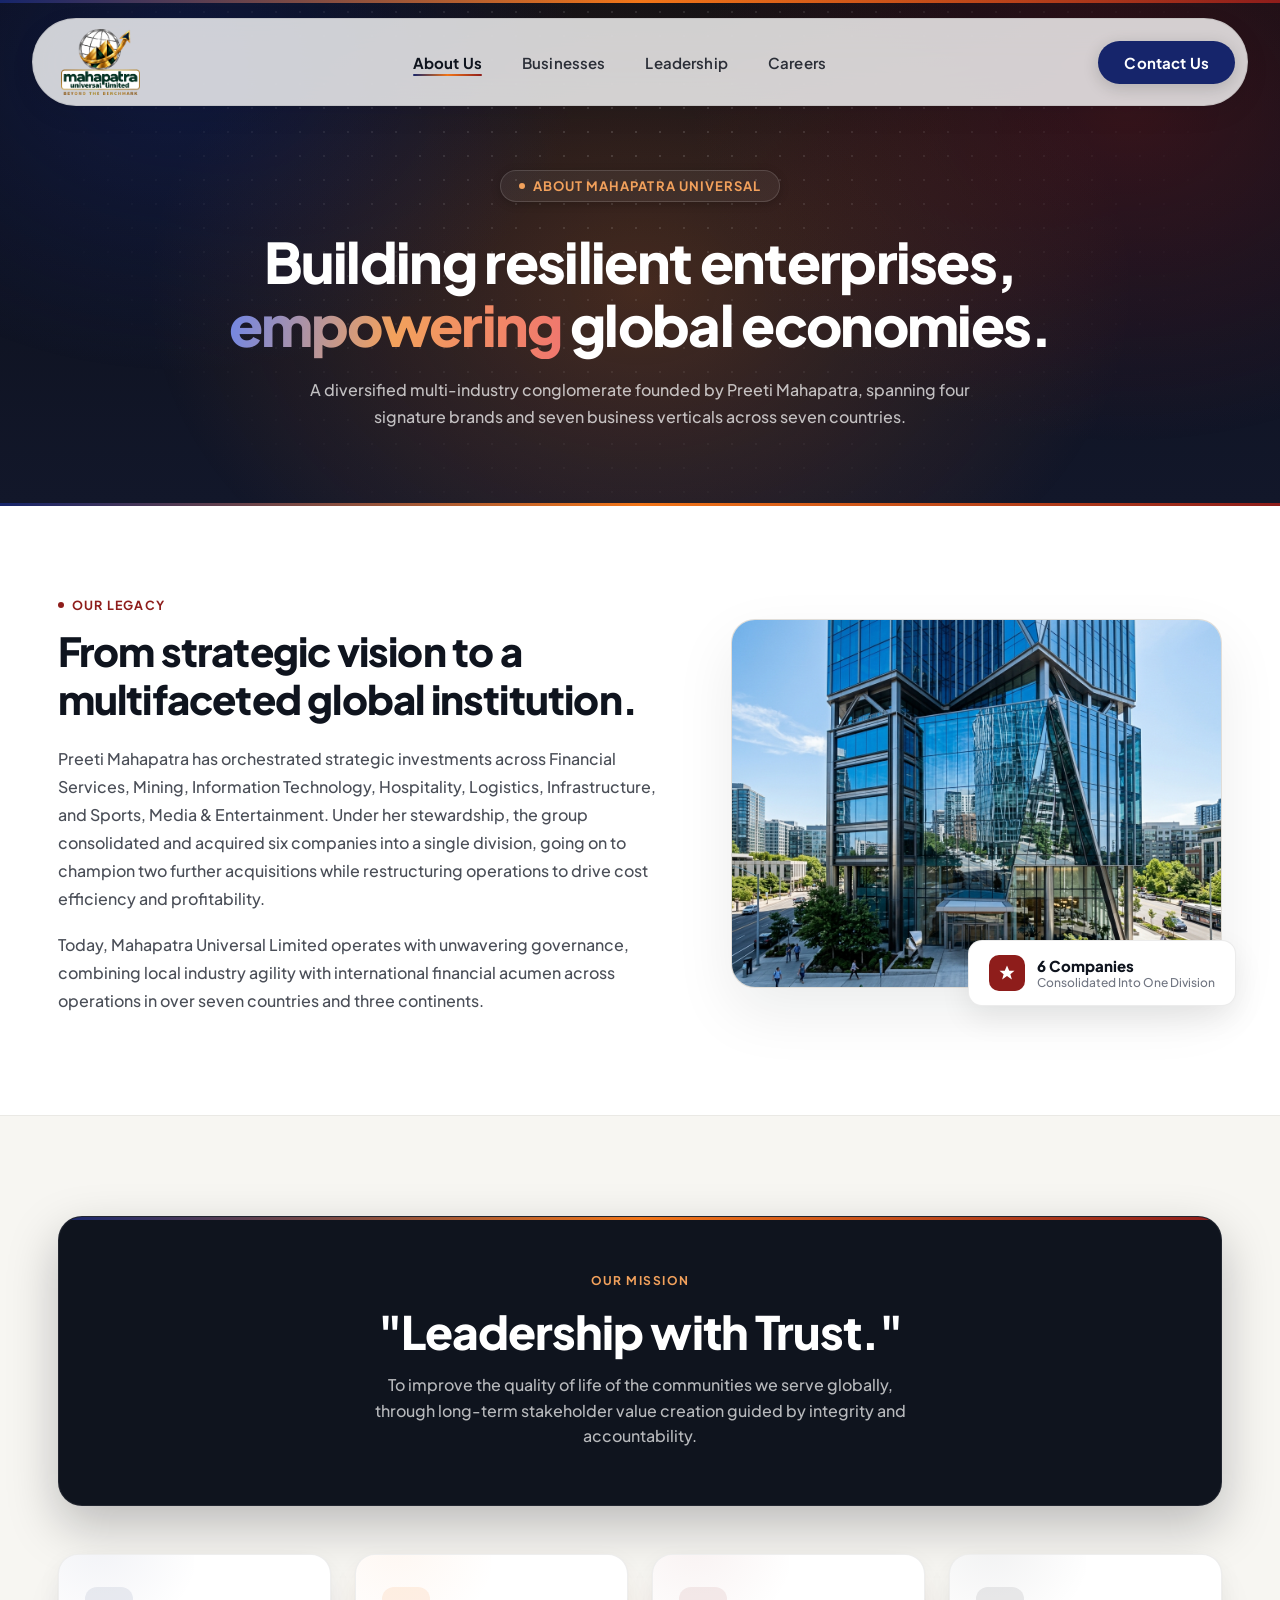
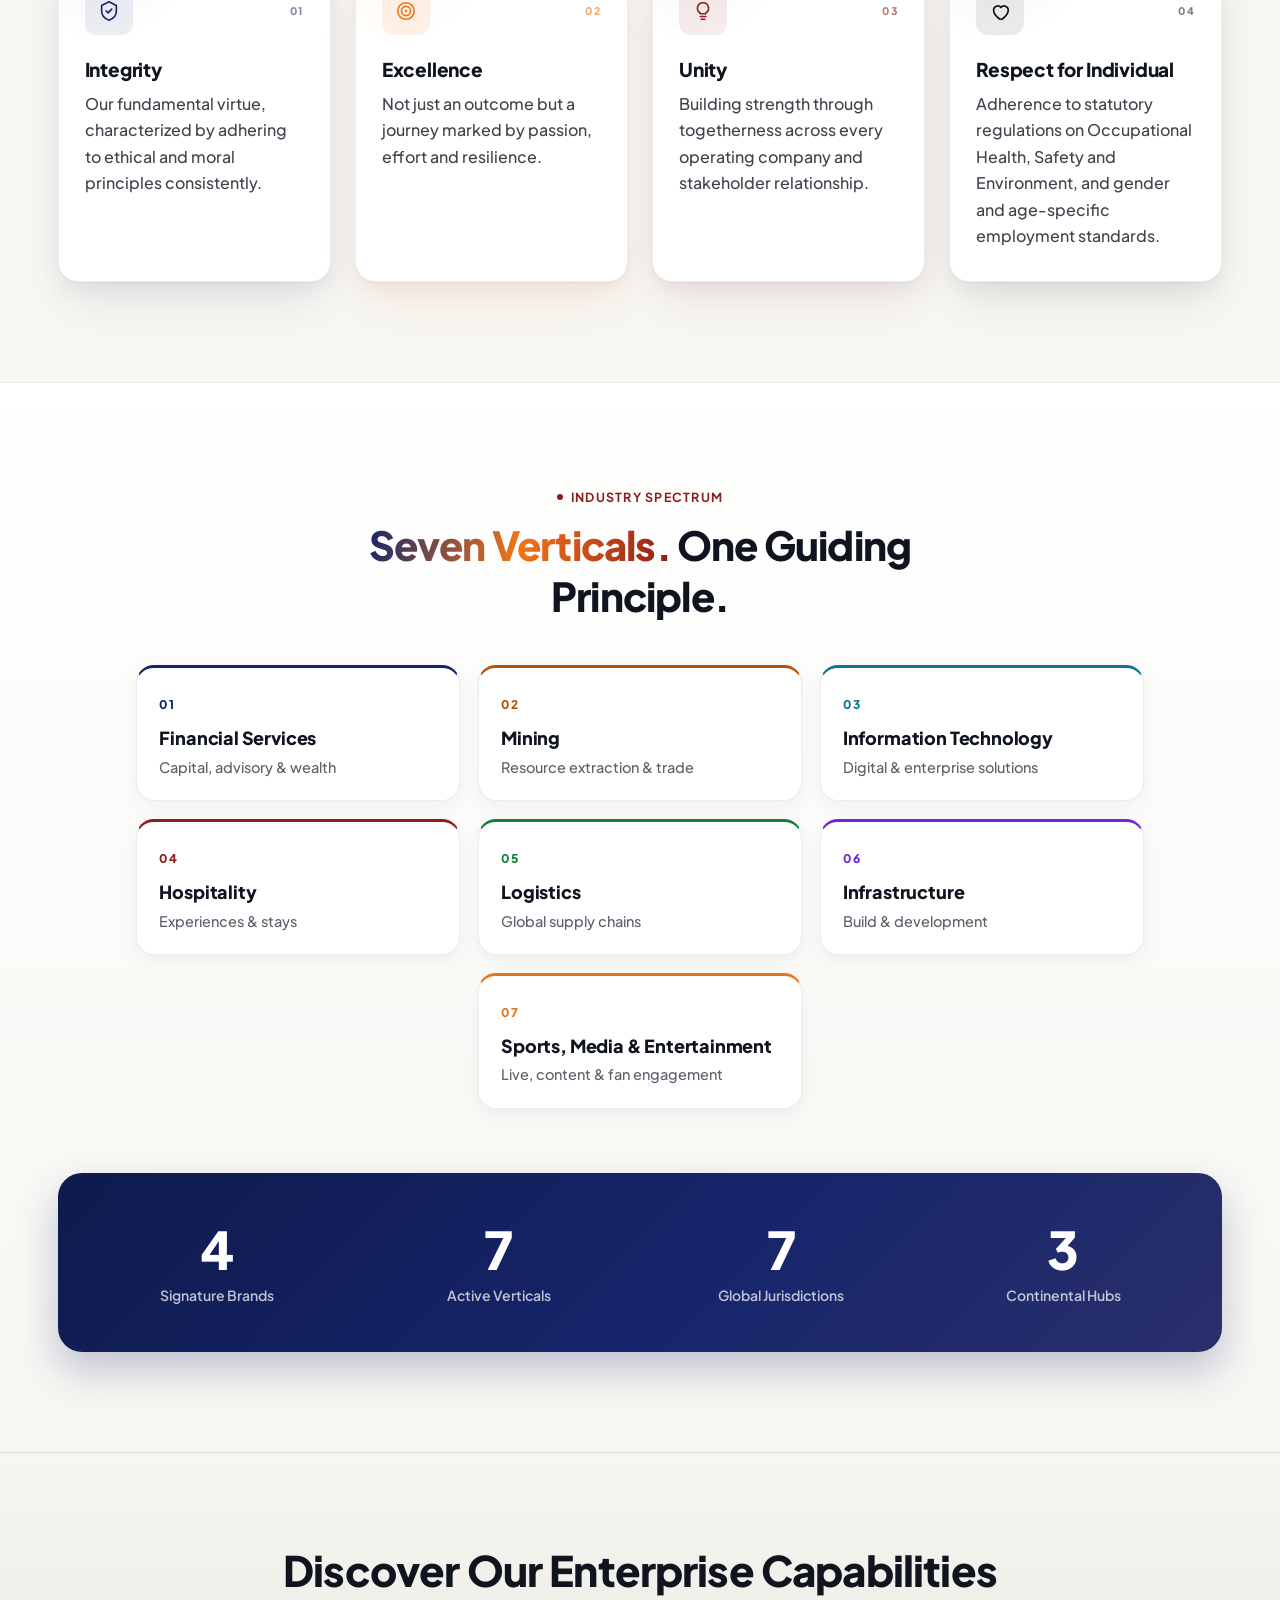
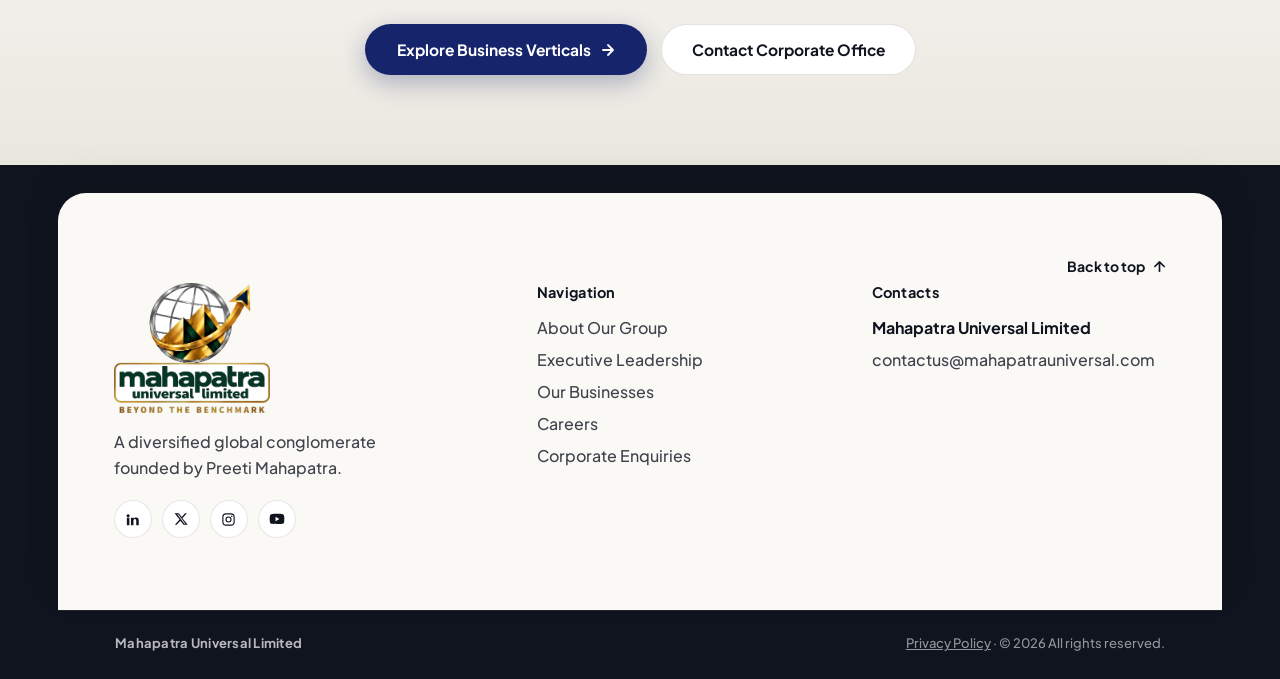
<file: about.html>
<!DOCTYPE html>
<html lang="en-IN">
<head>
<meta charset="utf-8">
<meta name="viewport" content="width=device-width, initial-scale=1">
<meta name="description" content="Learn about Mahapatra Universal Limited's legacy, mission, and values — a diversified enterprise spanning seven verticals: Financial Services, Mining, Information Technology, Hospitality, Logistics, Infrastructure, and Sports, Media &amp; Entertainment.">
<meta name="robots" content="index, follow">
<link rel="canonical" href="https://mahapatrauniversal.com/about.html">

<!-- Open Graph -->
<meta property="og:type" content="website">
<meta property="og:site_name" content="Mahapatra Universal Limited">
<meta property="og:url" content="https://mahapatrauniversal.com/about.html">
<meta property="og:title" content="About Us — Mahapatra Universal Limited">
<meta property="og:description" content="Learn about Mahapatra Universal Limited's legacy, mission, and values — a diversified enterprise spanning seven verticals: Financial Services, Mining, Information Technology, Hospitality, Logistics, Infrastructure, and Sports, Media &amp; Entertainment.">
<meta property="og:image" content="https://mahapatrauniversal.com/assets/mahapatra_og.png">
<meta property="og:locale" content="en_IN">

<!-- Twitter Card -->
<meta name="twitter:card" content="summary_large_image">
<meta name="twitter:title" content="About Us — Mahapatra Universal Limited">
<meta name="twitter:description" content="Learn about Mahapatra Universal Limited's legacy, mission, and values — a diversified enterprise spanning seven verticals: Financial Services, Mining, Information Technology, Hospitality, Logistics, Infrastructure, and Sports, Media &amp; Entertainment.">
<meta name="twitter:image" content="https://mahapatrauniversal.com/assets/mahapatra_og.png">

<link rel="preconnect" href="https://fonts.googleapis.com">
<link href="https://fonts.googleapis.com/css2?family=Plus+Jakarta+Sans:wght@400;500;600;700;800&display=swap" rel="stylesheet">
<!-- <link rel="preload" as="image" href="./assets/mul_final_logo_1st_half.png?v=5" fetchpriority="high"> -->
<!-- <link rel="preload" as="image" href="./assets/mul_final_logo_2st_half.png?v=6" fetchpriority="high"> -->
<link rel="preload" as="image" href="./assets/mul_final_logo.png?v=4" fetchpriority="high">
<script>
/* Intro splash gate — runs before <body> paints so page-to-page navigation never flashes it. */
(function(){
  var show = true;
  try {
    var nav = (performance.getEntriesByType && performance.getEntriesByType('navigation')[0]) || null;
    var type = nav ? nav.type : (performance.navigation && performance.navigation.type === 1 ? 'reload' : 'navigate');
    if (type === 'reload') {
      show = true;                       // refresh: always show
    } else if (type === 'back_forward') {
      show = false;                      // restored history entry
    } else if (sessionStorage.getItem('mu-splash-shown')) {
      show = false;                      // already shown once this browser session
    } else if (document.referrer) {
      var r = document.createElement('a'); r.href = document.referrer;
      if (r.host === location.host) show = false;   // internal page switch
    }
  } catch (e) { show = true; }
  if (!show) document.documentElement.className += ' mu-no-splash';
  else { document.documentElement.className += ' mu-splash-lock'; setTimeout(function(){ document.documentElement.classList.remove('mu-splash-lock'); }, 6000); }
  try { sessionStorage.setItem('mu-splash-shown', '1'); } catch (e) {}
})();
</script>
<link rel="stylesheet" href="./main.css">
<script src="./main.js" defer></script>
<link rel="icon" type="image/png" sizes="32x32" href="./assets/favicon-32.png?v=4">
<link rel="icon" type="image/png" sizes="48x48" href="./assets/favicon-48.png?v=4">
<link rel="icon" type="image/png" sizes="512x512" href="./assets/favicon-512.png?v=4">
<link rel="apple-touch-icon" sizes="180x180" href="./assets/favicon-180.png?v=4">
<title>About Us — Mahapatra Universal Limited</title>
<script type="application/ld+json">
{
  "@context": "https://schema.org",
  "@type": "AboutPage",
  "url": "https://mahapatrauniversal.com/about.html",
  "name": "About Us — Mahapatra Universal Limited",
  "description": "Learn about Mahapatra Universal Limited's legacy, mission, and values — a diversified enterprise spanning seven verticals: Financial Services, Mining, Information Technology, Hospitality, Logistics, Infrastructure, and Sports, Media &amp; Entertainment.",
  "isPartOf": { "@type": "WebSite", "name": "Mahapatra Universal Limited", "url": "https://mahapatrauniversal.com/" },
  "mainEntity": {
    "@type": "Organization",
    "name": "Mahapatra Universal Limited",
    "url": "https://mahapatrauniversal.com/",
    "logo": "https://mahapatrauniversal.com/assets/mul_final_logo.png",
    "description": "A diversified multinational conglomerate spanning Financial Services, Mining, Information Technology, Hospitality, Logistics, Infrastructure, and Sports, Media & Entertainment — four signature brands and seven business verticals across seven countries.",
    "foundingLocation": { "@type": "Place", "name": "Mumbai, Maharashtra, India" }
  }
}
</script>
<script type="application/ld+json">
{
  "@context": "https://schema.org",
  "@type": "BreadcrumbList",
  "itemListElement": [
    { "@type": "ListItem", "position": 1, "name": "Home", "item": "https://mahapatrauniversal.com/" },
    { "@type": "ListItem", "position": 2, "name": "About Us", "item": "https://mahapatrauniversal.com/about.html" }
  ]
}
</script>
</head>
<body>

<div id="mu-splash" role="status" aria-label="Loading Mahapatra Universal Limited">
  <span class="mu-splash-rule"></span>
  <div class="mu-splash-stage">
    <div style="position:relative;">
      <img class="mu-splash-logo" src="./assets/mul_final_logo.png?v=4" alt="Mahapatra Universal Limited" width="780" height="650">
      <span class="mu-splash-sheen"></span>
    </div>
    <div class="mu-splash-track"><span></span></div>
  </div>
</div>
<div style="background:#FFFFFF;font-family:'Plus Jakarta Sans',sans-serif;width:100%;min-height:100vh;overflow-x:hidden;">
<div id="page-top">

  <header class="site-header">
    <div class="site-header-inner">
      <a href="index.html" class="site-header-logo">
        <img class="logo-full" fetchpriority="high" decoding="sync" src="./assets/mul_final_logo.png?v=4" alt="Mahapatra Universal Limited" width="780" height="650">
        <!-- Split logo (disabled for now)
        <img class="logo-mark" fetchpriority="high" decoding="sync" src="./assets/mul_final_logo_1st_half.png?v=5" alt="Mahapatra Universal Limited" width="400" height="317"><img class="logo-word" fetchpriority="high" decoding="sync" src="./assets/mul_final_logo_2st_half.png?v=6" alt="" width="500" height="161">
        -->
      </a>

      <nav class="site-nav">
        <a href="about.html" class="active">About Us</a>
        <a href="business.html">Businesses</a>
        <a href="leadership.html">Leadership</a>
        <a href="career.html">Careers</a>
      </nav>

      <div class="site-header-actions">
        <a href="contact.html" class="site-header-cta">Contact Us</a>
        <button class="hamburger-btn" aria-label="Menu">
          <span></span><span></span><span></span>
        </button>
      </div>
    </div>

    <div class="mobile-panel">
      <a href="about.html">About Us</a>
      <a href="business.html">Businesses</a>
      <a href="leadership.html">Leadership</a>
      <a href="career.html">Careers</a>
      <a href="contact.html" class="mobile-cta">Contact Us</a>
    </div>
  </header>

  <div class="section-hero-bg">
    <div class="section-hero-glow"></div>
    <div class="section-hero-dots"></div>

    <div style="height:clamp(80px,10vw,98px);"></div>

    <!-- ABOUT HERO -->
    <section style="position:relative;padding:clamp(40px,6vw,72px) clamp(24px,4.5vw,64px) clamp(48px,6vw,72px);z-index:1;">
    <div class="fade-up" style="max-width:880px;margin:0 auto;text-align:center;position:relative;animation-delay:0.1s;">
      <div style="display:inline-flex;align-items:center;gap:8px;background:rgba(255,255,255,0.06);border:1px solid rgba(255,255,255,0.14);box-shadow:0 2px 10px rgba(0,0,0,0.2);color:#F2A15C;font-size:13px;font-weight:700;letter-spacing:0.08em;padding:7px 18px;border-radius:100px;margin-bottom:28px;text-transform:uppercase;">
        <span style="width:6px;height:6px;border-radius:50%;background:#F2A15C;"></span>
        About Mahapatra Universal
      </div>
      <h1 style="font-family:'Plus Jakarta Sans',sans-serif;font-weight:800;color:#FFFFFF;font-size:clamp(34px,4.6vw,56px);line-height:1.12;letter-spacing:-0.03em;margin:0 0 22px;">
        Building resilient enterprises, <span class="text-gradient-dark-bg">empowering</span> global economies.
      </h1>
      <p style="font-size:16px;line-height:1.68;color:rgba(255,255,255,0.72);max-width:680px;margin:0 auto;">
        A diversified multi-industry conglomerate founded by Preeti Mahapatra, spanning four signature brands and seven business verticals across seven countries.
      </p>
    </div>
    </section>
  </div>

  <!-- STORY SECTION -->
  <section style="background:#FFFFFF;padding:clamp(56px,7vw,88px) clamp(24px,4.5vw,64px) clamp(64px,8vw,100px);position:relative;overflow:hidden;">
    <div style="position:absolute;top:0;left:0;right:0;height:3px;background:var(--grad-brand);"></div>
    <div class="reveal r-split" style="max-width:1240px;margin:0 auto;display:grid;grid-template-columns:minmax(0,1.1fr) minmax(280px,0.9fr);gap:clamp(40px,6vw,72px);align-items:center;">
      <div>
        <div style="display:inline-flex;align-items:center;gap:8px;font-size:12.5px;font-weight:700;letter-spacing:0.1em;color:#8E1D1B;text-transform:uppercase;margin-bottom:14px;">
          <span style="width:6px;height:6px;border-radius:50%;background:#8E1D1B;"></span>
          Our Legacy
        </div>
        <h2 style="font-family:'Plus Jakarta Sans',sans-serif;font-weight:800;font-size:clamp(28px,3.2vw,40px);color:#0F141E;line-height:1.2;letter-spacing:-0.02em;margin:0 0 22px;">
          From strategic vision to a multifaceted global institution.
        </h2>
        <p style="font-size:16px;line-height:1.75;color:#4A4E57;margin:0 0 18px;">
          Preeti Mahapatra has orchestrated strategic investments across Financial Services, Mining, Information Technology, Hospitality, Logistics, Infrastructure, and Sports, Media &amp; Entertainment. Under her stewardship, the group consolidated and acquired six companies into a single division, going on to champion two further acquisitions while restructuring operations to drive cost efficiency and profitability.
        </p>
        <p style="font-size:16px;line-height:1.75;color:#4A4E57;margin:0;">
          Today, Mahapatra Universal Limited operates with unwavering governance, combining local industry agility with international financial acumen across operations in over seven countries and three continents.
        </p>
      </div>

      <div style="position:relative;">
        <div style="background:#F2EFE9;border:1px solid rgba(16,17,20,0.08);border-radius:24px;overflow:hidden;aspect-ratio:4/3;box-shadow:0 24px 60px rgba(15,20,30,0.08);">
          <img src="./assets/headquarters.jpg" alt="Mahapatra Universal Global Operations" style="width:100%;height:100%;object-fit:cover;display:block;">
        </div>
        <div style="position:absolute;bottom:-18px;right:-14px;background:#FFFFFF;border:1px solid rgba(16,17,20,0.08);border-radius:14px;padding:14px 20px;box-shadow:0 12px 30px rgba(0,0,0,0.08);display:flex;align-items:center;gap:12px;">
          <div style="width:36px;height:36px;border-radius:10px;background:#8E1D1B;display:flex;align-items:center;justify-content:center;">
            <svg width="18" height="18" viewBox="0 0 24 24" fill="none"><path d="M12 2L15 9H22L16.5 13.5L18.5 20.5L12 16L5.5 20.5L7.5 13.5L2 9H9L12 2Z" fill="white"/></svg>
          </div>
          <div>
            <div style="font-size:15px;font-weight:800;color:#0F141E;">6 Companies</div>
            <div style="font-size:12px;color:#717682;font-weight:500;">Consolidated Into One Division</div>
          </div>
        </div>
      </div>
    </div>
  </section>

  <!-- GUIDING PRINCIPLES (REDESIGNED FROM CHILDISH TO CORPORATE PILLARS) -->
  <section style="background:#F7F6F2;padding:clamp(64px,8vw,100px) clamp(24px,4.5vw,64px);border-top:1px solid rgba(16,17,20,0.06);border-bottom:1px solid rgba(16,17,20,0.06);">
    <div style="max-width:1240px;margin:0 auto;">

      <!-- Guiding Principle Header Plaque -->
      <div class="reveal" style="background:#0F141E;border-radius:24px;padding:clamp(36px,5vw,56px);text-align:center;margin-bottom:48px;border:1px solid rgba(255,255,255,0.08);box-shadow:0 20px 50px rgba(10,12,18,0.25);position:relative;overflow:hidden;">
        <div style="position:absolute;top:0;left:0;right:0;height:3px;background:var(--grad-brand);"></div>
        <div style="font-size:12px;font-weight:700;letter-spacing:0.12em;color:#F2A15C;text-transform:uppercase;margin-bottom:14px;">Our Mission</div>
        <div style="font-family:'Plus Jakarta Sans',sans-serif;font-weight:800;font-size:clamp(28px,4vw,46px);color:#FFFFFF;letter-spacing:-0.02em;">"Leadership with Trust."</div>
        <p style="font-size:16px;color:rgba(255,255,255,0.7);max-width:540px;margin:12px auto 0;line-height:1.6;">To improve the quality of life of the communities we serve globally, through long-term stakeholder value creation guided by integrity and accountability.</p>
      </div>

      <!-- Four Professional Pillar Cards -->
      <div class="reveal reveal-stagger r-cards" style="display:grid;grid-template-columns:repeat(auto-fit,minmax(250px,1fr));gap:24px;">

        <!-- Pillar 1 -->
        <div class="pillar-card accent-blue" style="background:#FFFFFF;border:1px solid rgba(16,17,20,0.07);border-radius:20px;padding:32px 26px;box-shadow:0 1px 2px rgba(16,17,20,0.04),0 8px 24px rgba(16,17,20,0.05),0 24px 48px -12px rgba(22,37,107,0.10);position:relative;overflow:hidden;">
          <div style="position:absolute;top:-40%;left:-20%;width:70%;height:70%;background:radial-gradient(circle,rgba(22,37,107,0.06) 0%,transparent 70%);pointer-events:none;z-index:0;"></div>
          <div style="position:relative;z-index:1;display:flex;align-items:center;justify-content:space-between;margin-bottom:22px;">
            <div style="width:48px;height:48px;border-radius:12px;background:rgba(22,37,107,0.08);color:#16256B;display:flex;align-items:center;justify-content:center;">
              <svg width="22" height="22" viewBox="0 0 24 24" fill="none"><path d="M12 2l8 4v6c0 5-3.5 8.5-8 10-4.5-1.5-8-5-8-10V6l8-4z" stroke="#16256B" stroke-width="1.8" stroke-linejoin="round"/><path d="M9 12l2 2 4-4" stroke="#16256B" stroke-width="1.8" stroke-linecap="round" stroke-linejoin="round"/></svg>
            </div>
            <span style="font-size:10.5px;font-weight:800;color:rgba(22,37,107,0.55);letter-spacing:0.14em;">01</span>
          </div>
          <h3 style="position:relative;z-index:1;font-family:'Plus Jakarta Sans',sans-serif;font-weight:800;font-size:19px;color:#0F141E;margin:0 0 10px;letter-spacing:-0.01em;">Integrity</h3>
          <p style="position:relative;z-index:1;font-size:16px;line-height:1.65;color:#3F434C;margin:0;">Our fundamental virtue, characterized by adhering to ethical and moral principles consistently.</p>
        </div>

        <!-- Pillar 2 -->
        <div class="pillar-card accent-orange" style="background:#FFFFFF;border:1px solid rgba(16,17,20,0.07);border-radius:20px;padding:32px 26px;box-shadow:0 1px 2px rgba(16,17,20,0.04),0 8px 24px rgba(16,17,20,0.05),0 24px 48px -12px rgba(242,117,24,0.10);position:relative;overflow:hidden;">
          <div style="position:absolute;top:-40%;left:-20%;width:70%;height:70%;background:radial-gradient(circle,rgba(242,117,24,0.06) 0%,transparent 70%);pointer-events:none;z-index:0;"></div>
          <div style="position:relative;z-index:1;display:flex;align-items:center;justify-content:space-between;margin-bottom:22px;">
            <div style="width:48px;height:48px;border-radius:12px;background:rgba(242,117,24,0.1);color:#F27518;display:flex;align-items:center;justify-content:center;">
              <svg width="22" height="22" viewBox="0 0 24 24" fill="none"><circle cx="12" cy="12" r="9" stroke="#F27518" stroke-width="1.8"/><circle cx="12" cy="12" r="5" stroke="#F27518" stroke-width="1.8"/><circle cx="12" cy="12" r="1.4" fill="#F27518"/></svg>
            </div>
            <span style="font-size:10.5px;font-weight:800;color:rgba(242,117,24,0.65);letter-spacing:0.14em;">02</span>
          </div>
          <h3 style="position:relative;z-index:1;font-family:'Plus Jakarta Sans',sans-serif;font-weight:800;font-size:19px;color:#0F141E;margin:0 0 10px;letter-spacing:-0.01em;">Excellence</h3>
          <p style="position:relative;z-index:1;font-size:16px;line-height:1.65;color:#3F434C;margin:0;">Not just an outcome but a journey marked by passion, effort and resilience.</p>
        </div>

        <!-- Pillar 3 -->
        <div class="pillar-card accent-red" style="background:#FFFFFF;border:1px solid rgba(16,17,20,0.07);border-radius:20px;padding:32px 26px;box-shadow:0 1px 2px rgba(16,17,20,0.04),0 8px 24px rgba(16,17,20,0.05),0 24px 48px -12px rgba(142,29,27,0.10);position:relative;overflow:hidden;">
          <div style="position:absolute;top:-40%;left:-20%;width:70%;height:70%;background:radial-gradient(circle,rgba(142,29,27,0.06) 0%,transparent 70%);pointer-events:none;z-index:0;"></div>
          <div style="position:relative;z-index:1;display:flex;align-items:center;justify-content:space-between;margin-bottom:22px;">
            <div style="width:48px;height:48px;border-radius:12px;background:rgba(142,29,27,0.08);color:#8E1D1B;display:flex;align-items:center;justify-content:center;">
              <svg width="22" height="22" viewBox="0 0 24 24" fill="none"><path d="M9 18h6M10 21h4M12 3a6 6 0 00-3.5 10.9c.4.3.6.7.6 1.1h5.8c0-.4.2-.8.6-1.1A6 6 0 0012 3z" stroke="#8E1D1B" stroke-width="1.8" stroke-linecap="round" stroke-linejoin="round"/></svg>
            </div>
            <span style="font-size:10.5px;font-weight:800;color:rgba(142,29,27,0.6);letter-spacing:0.14em;">03</span>
          </div>
          <h3 style="position:relative;z-index:1;font-family:'Plus Jakarta Sans',sans-serif;font-weight:800;font-size:19px;color:#0F141E;margin:0 0 10px;letter-spacing:-0.01em;">Unity</h3>
          <p style="position:relative;z-index:1;font-size:16px;line-height:1.65;color:#3F434C;margin:0;">Building strength through togetherness across every operating company and stakeholder relationship.</p>
        </div>

        <!-- Pillar 4 -->
        <div class="pillar-card accent-dark" style="background:#FFFFFF;border:1px solid rgba(16,17,20,0.07);border-radius:20px;padding:32px 26px;box-shadow:0 1px 2px rgba(16,17,20,0.04),0 8px 24px rgba(16,17,20,0.05),0 24px 48px -12px rgba(15,20,30,0.10);position:relative;overflow:hidden;">
          <div style="position:absolute;top:-40%;left:-20%;width:70%;height:70%;background:radial-gradient(circle,rgba(15,20,30,0.06) 0%,transparent 70%);pointer-events:none;z-index:0;"></div>
          <div style="position:relative;z-index:1;display:flex;align-items:center;justify-content:space-between;margin-bottom:22px;">
            <div style="width:48px;height:48px;border-radius:12px;background:rgba(15,20,30,0.08);color:#0F141E;display:flex;align-items:center;justify-content:center;">
              <svg width="22" height="22" viewBox="0 0 24 24" fill="none"><path d="M12 21s-7-4.5-7-10a4.5 4.5 0 018-2.8A4.5 4.5 0 0121 11c0 5.5-7 10-7 10z" stroke="#0F141E" stroke-width="1.8" stroke-linejoin="round"/></svg>
            </div>
            <span style="font-size:10.5px;font-weight:800;color:rgba(15,20,30,0.55);letter-spacing:0.14em;">04</span>
          </div>
          <h3 style="position:relative;z-index:1;font-family:'Plus Jakarta Sans',sans-serif;font-weight:800;font-size:19px;color:#0F141E;margin:0 0 10px;letter-spacing:-0.01em;">Respect for Individual</h3>
          <p style="position:relative;z-index:1;font-size:16px;line-height:1.65;color:#3F434C;margin:0;">Adherence to statutory regulations on Occupational Health, Safety and Environment, and gender and age-specific employment standards.</p>
        </div>

      </div>
    </div>
  </section>

  <!-- 7 BUSINESS VERTICALS CLOUD -->
  <style>
    .vert-card{position:relative;background:#FFFFFF;border:1px solid rgba(16,17,20,0.08);border-top:3px solid var(--accent);border-radius:18px;padding:24px 22px 22px;box-shadow:0 6px 20px rgba(15,20,30,0.05);transition:transform .25s ease,box-shadow .25s ease;}
    .vert-card:hover{transform:translateY(-4px);box-shadow:0 14px 32px rgba(15,20,30,0.12);}
    .vert-num{display:inline-block;font-size:12px;font-weight:800;letter-spacing:0.14em;color:var(--accent);margin-bottom:14px;}
    .vert-card h3{font-family:'Plus Jakarta Sans',sans-serif;font-weight:800;font-size:18px;line-height:1.3;color:#0F141E;margin:0 0 6px;letter-spacing:-0.01em;}
    .vert-card p{font-size:14.5px;line-height:1.55;color:#5B606B;margin:0;}
    .vert-grid{display:flex;flex-wrap:wrap;justify-content:center;gap:18px;margin:0 auto 64px;}
    .vert-grid .vert-card{flex:0 0 calc((100% - 54px) / 4);}
    @media(max-width:1000px){.vert-grid .vert-card{flex-basis:calc((100% - 18px) / 2);}}
    @media(max-width:560px){.vert-grid .vert-card{flex-basis:100%;}}
  </style>
  <section style="background:linear-gradient(180deg,#FFFFFF 0%,#F7F6F2 100%);padding:clamp(64px,8vw,100px) clamp(24px,4.5vw,64px);">
    <div style="max-width:1240px;margin:0 auto;">
      <div class="reveal" style="text-align:center;max-width:680px;margin:0 auto 44px;">
        <div style="display:inline-flex;align-items:center;gap:8px;font-size:12.5px;font-weight:700;letter-spacing:0.1em;color:#8E1D1B;text-transform:uppercase;margin-bottom:14px;">
          <span style="width:6px;height:6px;border-radius:50%;background:#8E1D1B;"></span>
          Industry Spectrum
        </div>
        <h2 style="font-family:'Plus Jakarta Sans',sans-serif;font-weight:800;font-size:clamp(28px,3.2vw,40px);color:#0F141E;letter-spacing:-0.02em;margin:0;">
          <span class="text-gradient">Seven Verticals.</span> One Guiding Principle.
        </h2>
      </div>

      <div class="reveal reveal-stagger vert-grid">
        <div class="vert-card" style="--accent:#16256B;">
          <span class="vert-num">01</span>
          <h3>Financial Services</h3>
          <p>Capital, advisory &amp; wealth</p>
        </div>
        <div class="vert-card" style="--accent:#B45309;">
          <span class="vert-num">02</span>
          <h3>Mining</h3>
          <p>Resource extraction &amp; trade</p>
        </div>
        <div class="vert-card" style="--accent:#0E7490;">
          <span class="vert-num">03</span>
          <h3>Information Technology</h3>
          <p>Digital &amp; enterprise solutions</p>
        </div>
        <div class="vert-card" style="--accent:#8E1D1B;">
          <span class="vert-num">04</span>
          <h3>Hospitality</h3>
          <p>Experiences &amp; stays</p>
        </div>
        <div class="vert-card" style="--accent:#15803D;">
          <span class="vert-num">05</span>
          <h3>Logistics</h3>
          <p>Global supply chains</p>
        </div>
        <div class="vert-card" style="--accent:#6D28D9;">
          <span class="vert-num">06</span>
          <h3>Infrastructure</h3>
          <p>Build &amp; development</p>
        </div>
        <div class="vert-card" style="--accent:#E8731A;">
          <span class="vert-num">07</span>
          <h3>Sports, Media &amp; Entertainment</h3>
          <p>Live, content &amp; fan engagement</p>
        </div>
      </div>

      <!-- Group Scale Matrix -->
      <div class="reveal reveal-stagger" style="display:grid;grid-template-columns:repeat(auto-fit,minmax(160px,1fr));gap:28px;text-align:center;background:linear-gradient(135deg,#0F1A4D 0%,#16256B 55%,#2A2F6B 100%);border-radius:24px;padding:48px 32px;box-shadow:0 18px 40px rgba(22,37,107,0.25);">
        <div>
          <div style="font-family:'Plus Jakarta Sans',sans-serif;font-weight:800;font-size:clamp(36px,4.2vw,52px);line-height:1.1;color:#FFFFFF;">4</div>
          <div style="font-size:14px;font-weight:600;color:rgba(255,255,255,0.72);margin-top:8px;">Signature Brands</div>
        </div>
        <div>
          <div style="font-family:'Plus Jakarta Sans',sans-serif;font-weight:800;font-size:clamp(36px,4.2vw,52px);line-height:1.1;color:#FFFFFF;">7</div>
          <div style="font-size:14px;font-weight:600;color:rgba(255,255,255,0.72);margin-top:8px;">Active Verticals</div>
        </div>
        <div>
          <div style="font-family:'Plus Jakarta Sans',sans-serif;font-weight:800;font-size:clamp(36px,4.2vw,52px);line-height:1.1;color:#FFFFFF;">7</div>
          <div style="font-size:14px;font-weight:600;color:rgba(255,255,255,0.72);margin-top:8px;">Global Jurisdictions</div>
        </div>
        <div>
          <div style="font-family:'Plus Jakarta Sans',sans-serif;font-weight:800;font-size:clamp(36px,4.2vw,52px);line-height:1.1;color:#FFFFFF;">3</div>
          <div style="font-size:14px;font-weight:600;color:rgba(255,255,255,0.72);margin-top:8px;">Continental Hubs</div>
        </div>
      </div>
    </div>
  </section>

  <!-- CTA STRIP -->
  <section style="background:linear-gradient(180deg,#F7F6F2 0%,#EAE7DF 100%);padding:clamp(60px,7.5vw,90px) clamp(24px,4.5vw,64px);border-top:1px solid rgba(16,17,20,0.06);">
    <div class="reveal" style="max-width:820px;margin:0 auto;text-align:center;">
      <h2 style="font-family:'Plus Jakarta Sans',sans-serif;font-weight:800;font-size:clamp(28px,3.5vw,42px);color:#0F141E;letter-spacing:-0.02em;margin:0 0 28px;">
        Discover Our Enterprise Capabilities
      </h2>
      <div style="display:flex;flex-wrap:wrap;gap:14px;justify-content:center;">
        <span style="display:inline-flex;align-items:center;gap:10px;background:#16256B;color:#FFFFFF;font-weight:700;font-size:15.5px;padding:16px 32px;border-radius:100px;box-shadow:0 8px 24px rgba(22,37,107,0.3);cursor:default;">
          Explore Business Verticals
          <svg width="14" height="14" viewBox="0 0 14 14" fill="none"><path d="M2 7H12M12 7L7 2M12 7L7 12" stroke="white" stroke-width="1.8" stroke-linecap="round" stroke-linejoin="round"/></svg>
        </span>
        <a href="contact.html" class="outline-btn" style="display:inline-flex;align-items:center;gap:10px;background:#FFFFFF;border:1.5px solid rgba(16,17,20,0.12);color:#0F141E;font-weight:700;font-size:15.5px;padding:14.5px 30px;border-radius:100px;">
          Contact Corporate Office
        </a>
      </div>
    </div>
  </section>

  <!-- CORPORATE FOOTER (CARD-FLOAT STYLE) -->
  <footer class="site-footer">
    <div class="site-footer-card">
      <div style="display:flex;justify-content:flex-end;margin-bottom:8px;">
        <a href="#page-top" class="back-to-top" style="display:inline-flex;align-items:center;gap:8px;color:#0F141E;font-weight:700;font-size:14px;">
          Back to top
          <svg width="13" height="13" viewBox="0 0 14 14" fill="none"><path d="M7 12V2M7 2L2 7M7 2L12 7" stroke="currentColor" stroke-width="1.8" stroke-linecap="round" stroke-linejoin="round"/></svg>
        </a>
      </div>
      <div class="r-footer-grid" style="display:grid;grid-template-columns:minmax(240px,1.3fr) repeat(2,minmax(150px,1fr));gap:40px;">
        <div>
          <div class="site-footer-brand">
            <img src="./assets/mul_final_logo.png?v=4" alt="Mahapatra Universal Limited">
          </div>
          <p class="site-footer-tagline">
            A diversified global conglomerate founded by Preeti Mahapatra.
          </p>
          <div style="display:flex;gap:10px;">
            <a href="https://www.linkedin.com/company/mahapatra-universal-limited" target="_blank" rel="noopener noreferrer" aria-label="LinkedIn" class="social-btn social-btn--linkedin">
              <svg width="15" height="15" viewBox="0 0 24 24" fill="currentColor"><path d="M4.98 3.5a2.5 2.5 0 11.02 5 2.5 2.5 0 01-.02-5zM3 9h4v12H3V9zm7 0h3.8v1.7h.05c.53-1 1.83-2.05 3.76-2.05C21.5 8.65 22 11 22 14.1V21h-4v-6.3c0-1.5-.03-3.4-2.08-3.4-2.08 0-2.4 1.63-2.4 3.3V21h-4V9z"/></svg>
            </a>
            <a href="#" aria-label="X" class="social-btn social-btn--x">
              <svg width="14" height="14" viewBox="0 0 24 24" fill="currentColor"><path d="M18.9 2H22l-7.6 8.7L23.5 22h-7.1l-5.5-7.2L4.6 22H1.5l8.1-9.3L1 2h7.3l5 6.6L18.9 2zm-1.2 18h1.7L7.4 3.9H5.6L17.7 20z"/></svg>
            </a>
            <a href="#" aria-label="Instagram" class="social-btn social-btn--instagram">
              <svg width="15" height="15" viewBox="0 0 24 24" fill="none"><rect x="3" y="3" width="18" height="18" rx="5" stroke="currentColor" stroke-width="1.8"/><circle cx="12" cy="12" r="4" stroke="currentColor" stroke-width="1.8"/><circle cx="17.2" cy="6.8" r="1.15" fill="currentColor"/></svg>
            </a>
            <a href="#" aria-label="YouTube" class="social-btn social-btn--youtube">
              <svg width="16" height="16" viewBox="0 0 24 24" fill="currentColor"><path d="M22.5 6.9a2.9 2.9 0 00-2.05-2.06C18.6 4.3 12 4.3 12 4.3s-6.6 0-8.45.54A2.9 2.9 0 001.5 6.9 30 30 0 001 12a30 30 0 00.5 5.1 2.9 2.9 0 002.05 2.06C5.4 19.7 12 19.7 12 19.7s6.6 0 8.45-.54a2.9 2.9 0 002.05-2.06A30 30 0 0023 12a30 30 0 00-.5-5.1zM9.8 15.3V8.7l5.75 3.3z"/></svg>
            </a>
          </div>
        </div>
        <div>
          <div class="site-footer-heading">Navigation</div>
          <div class="site-footer-col">
            <a href="about.html" class="footer-link">About Our Group</a>
            <a href="leadership.html" class="footer-link">Executive Leadership</a>
            <a href="business.html" class="footer-link">Our Businesses</a>
            <a href="career.html" class="footer-link">Careers</a>
            <a href="contact.html" class="footer-link">Corporate Enquiries</a>
          </div>
        </div>
        <div>
          <div class="site-footer-heading">Contacts</div>
          <div class="site-footer-col">
            <span class="footer-link" style="color:#0F141E;font-weight:700;">Mahapatra Universal Limited</span>
            <a href="mailto:contactus@mahapatrauniversal.com" class="footer-link" style="word-break:break-word;">contactus@mahapatrauniversal.com</a>
          </div>
        </div>
      </div>
    </div>
    <div class="site-footer-bottom-bar">
      <div class="r-footer-bottom" style="max-width:1240px;margin:0 auto;display:flex;flex-wrap:wrap;gap:12px;justify-content:space-between;align-items:center;">
        <span style="color:rgba(255,255,255,0.7);font-size:13px;font-weight:700;letter-spacing:0.02em;">Mahapatra Universal Limited</span>
        <span class="footer-legal-line" style="color:rgba(255,255,255,0.55);font-size:13px;">
          <a href="privacy-policy.html" style="color:rgba(255,255,255,0.55);text-decoration:underline;">Privacy Policy</a>
          <span class="footer-copyright-line">&copy;&nbsp;2026 All rights reserved.</span>
        </span>
      </div>
    </div>
  </footer>

</div>
</div>
</body>
</html>
</file>
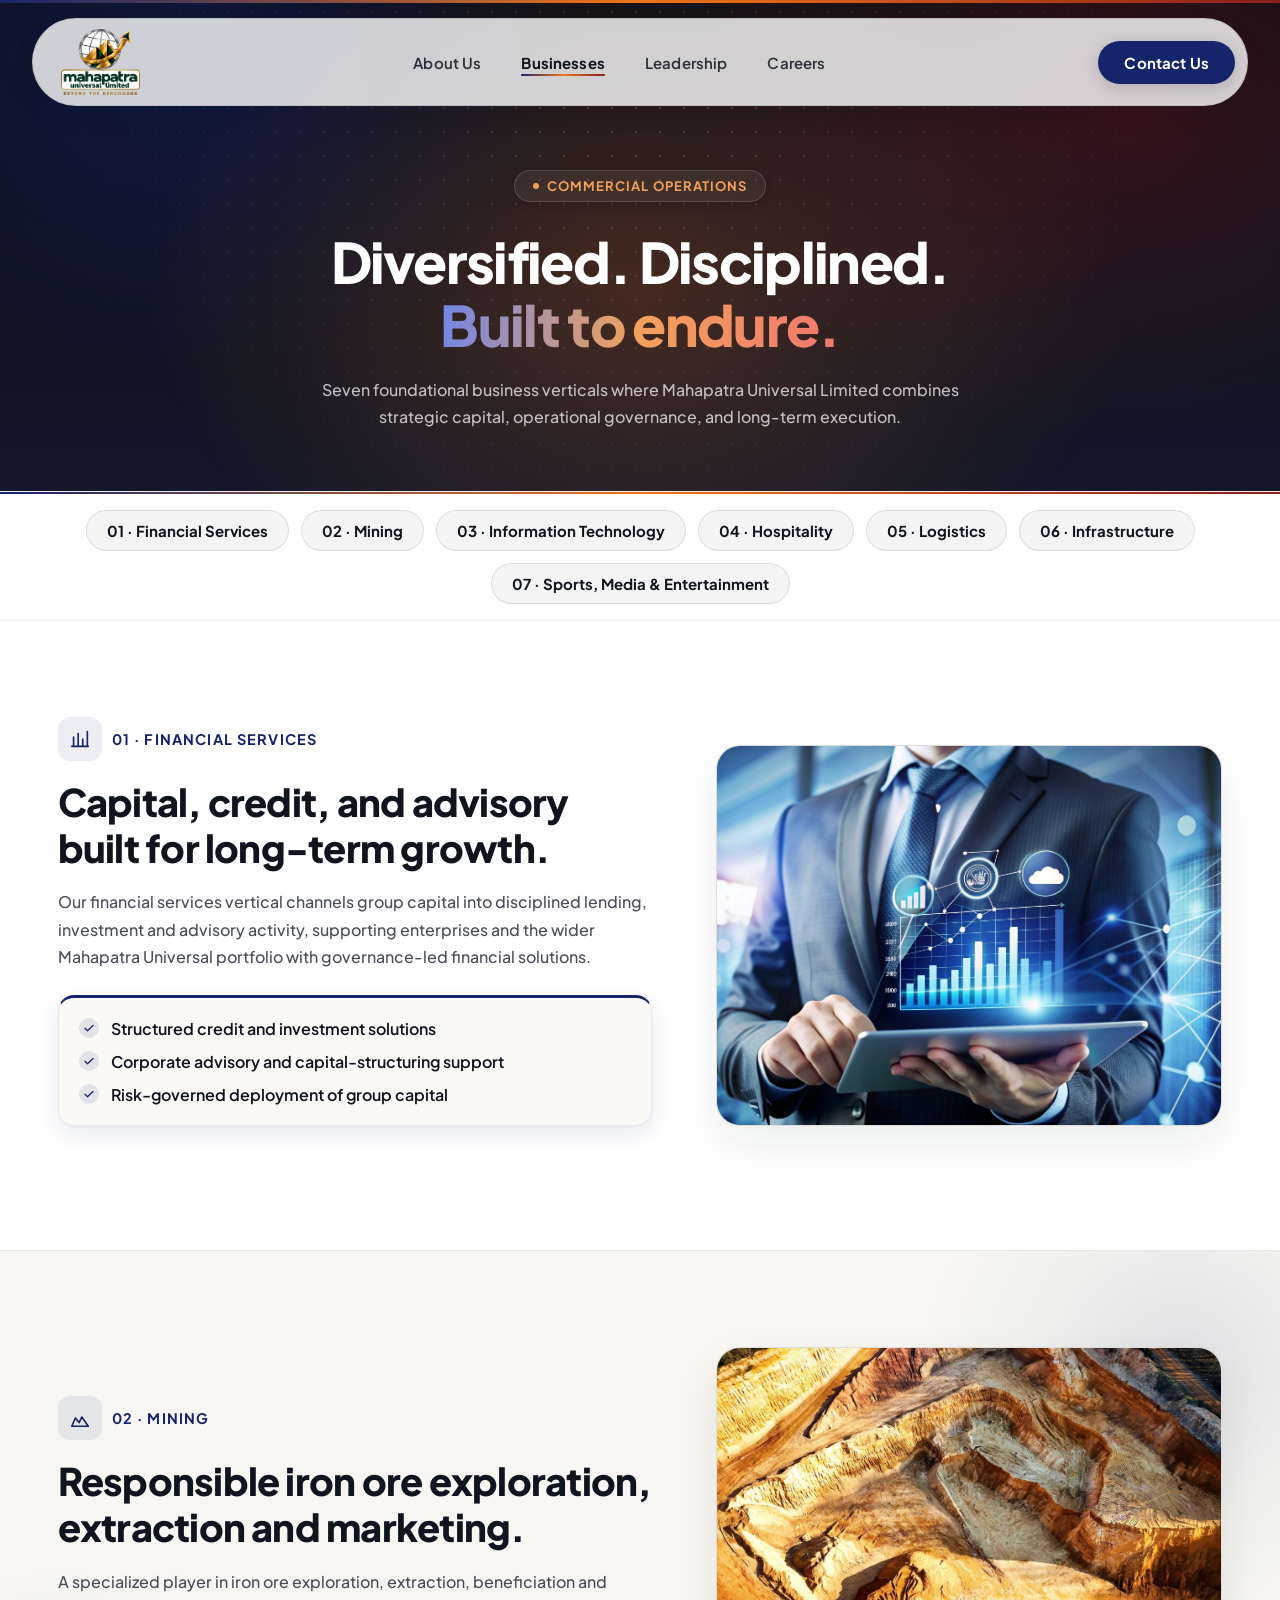
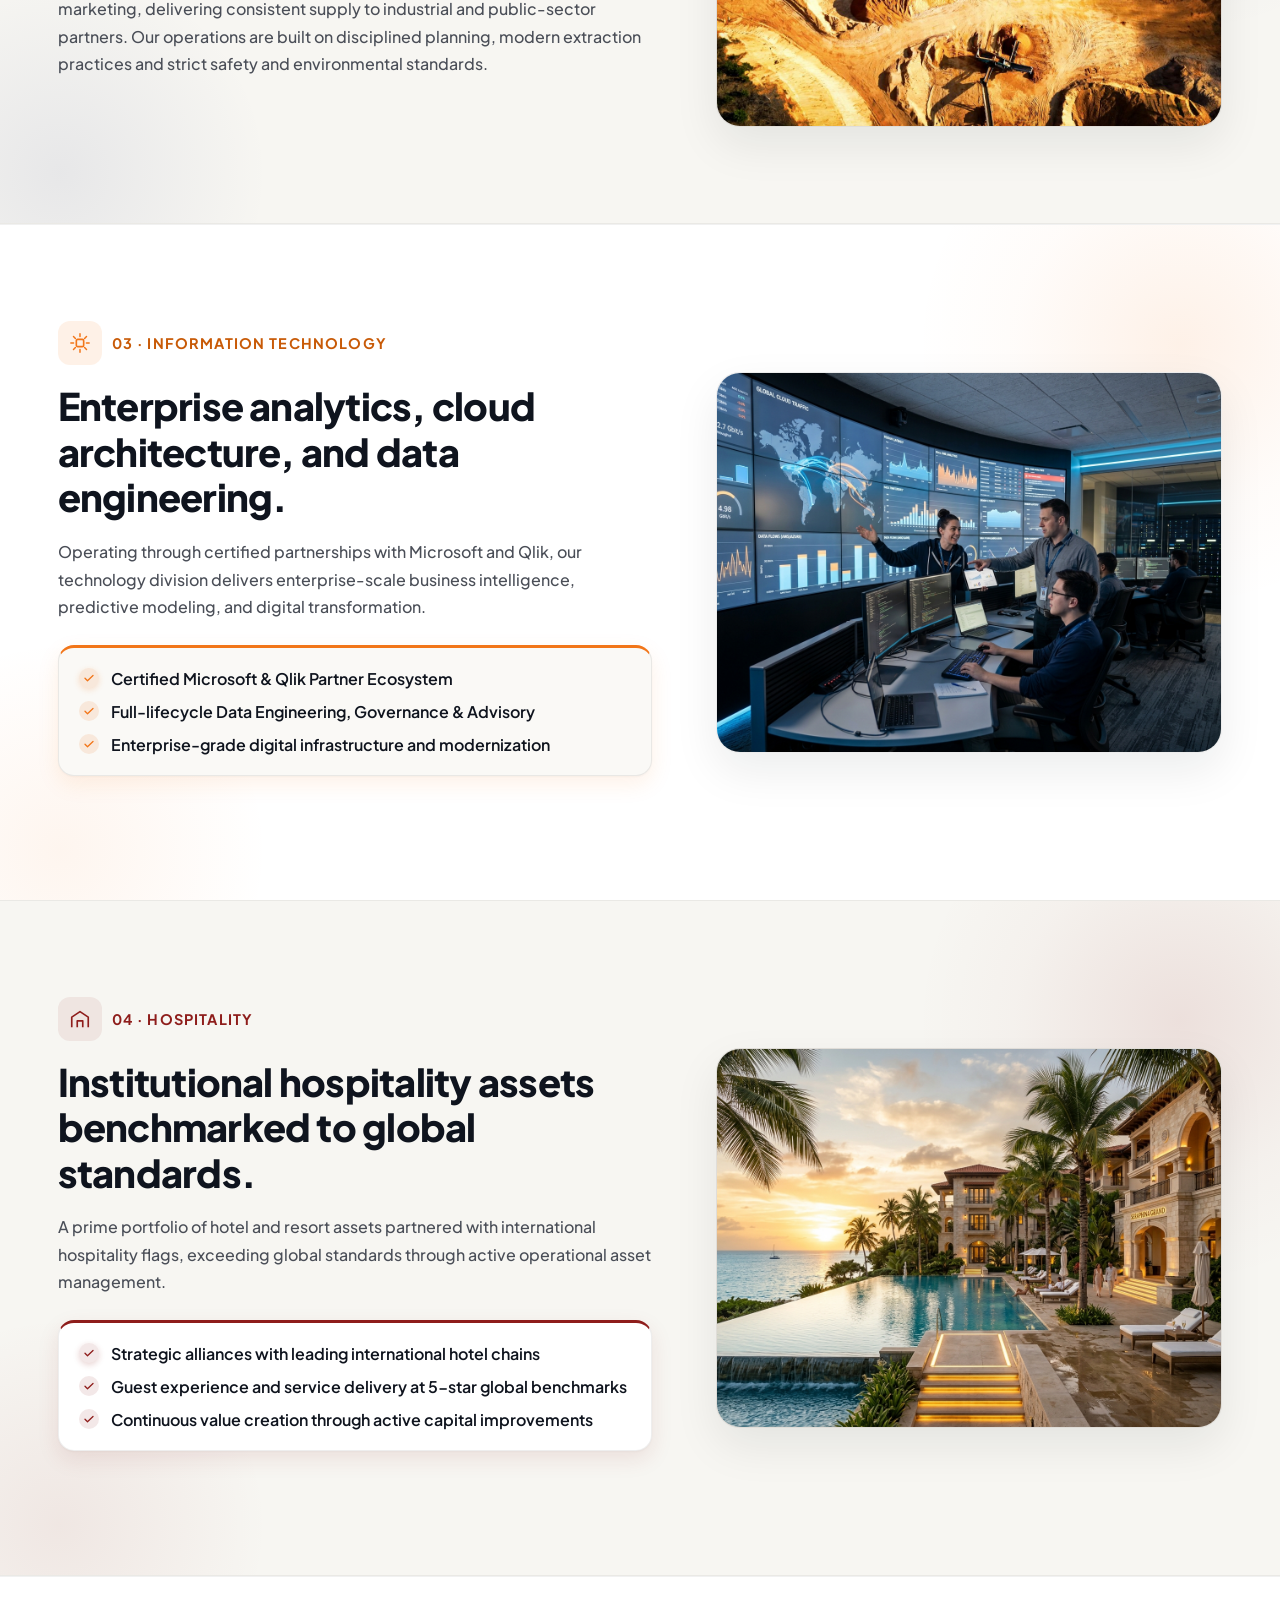
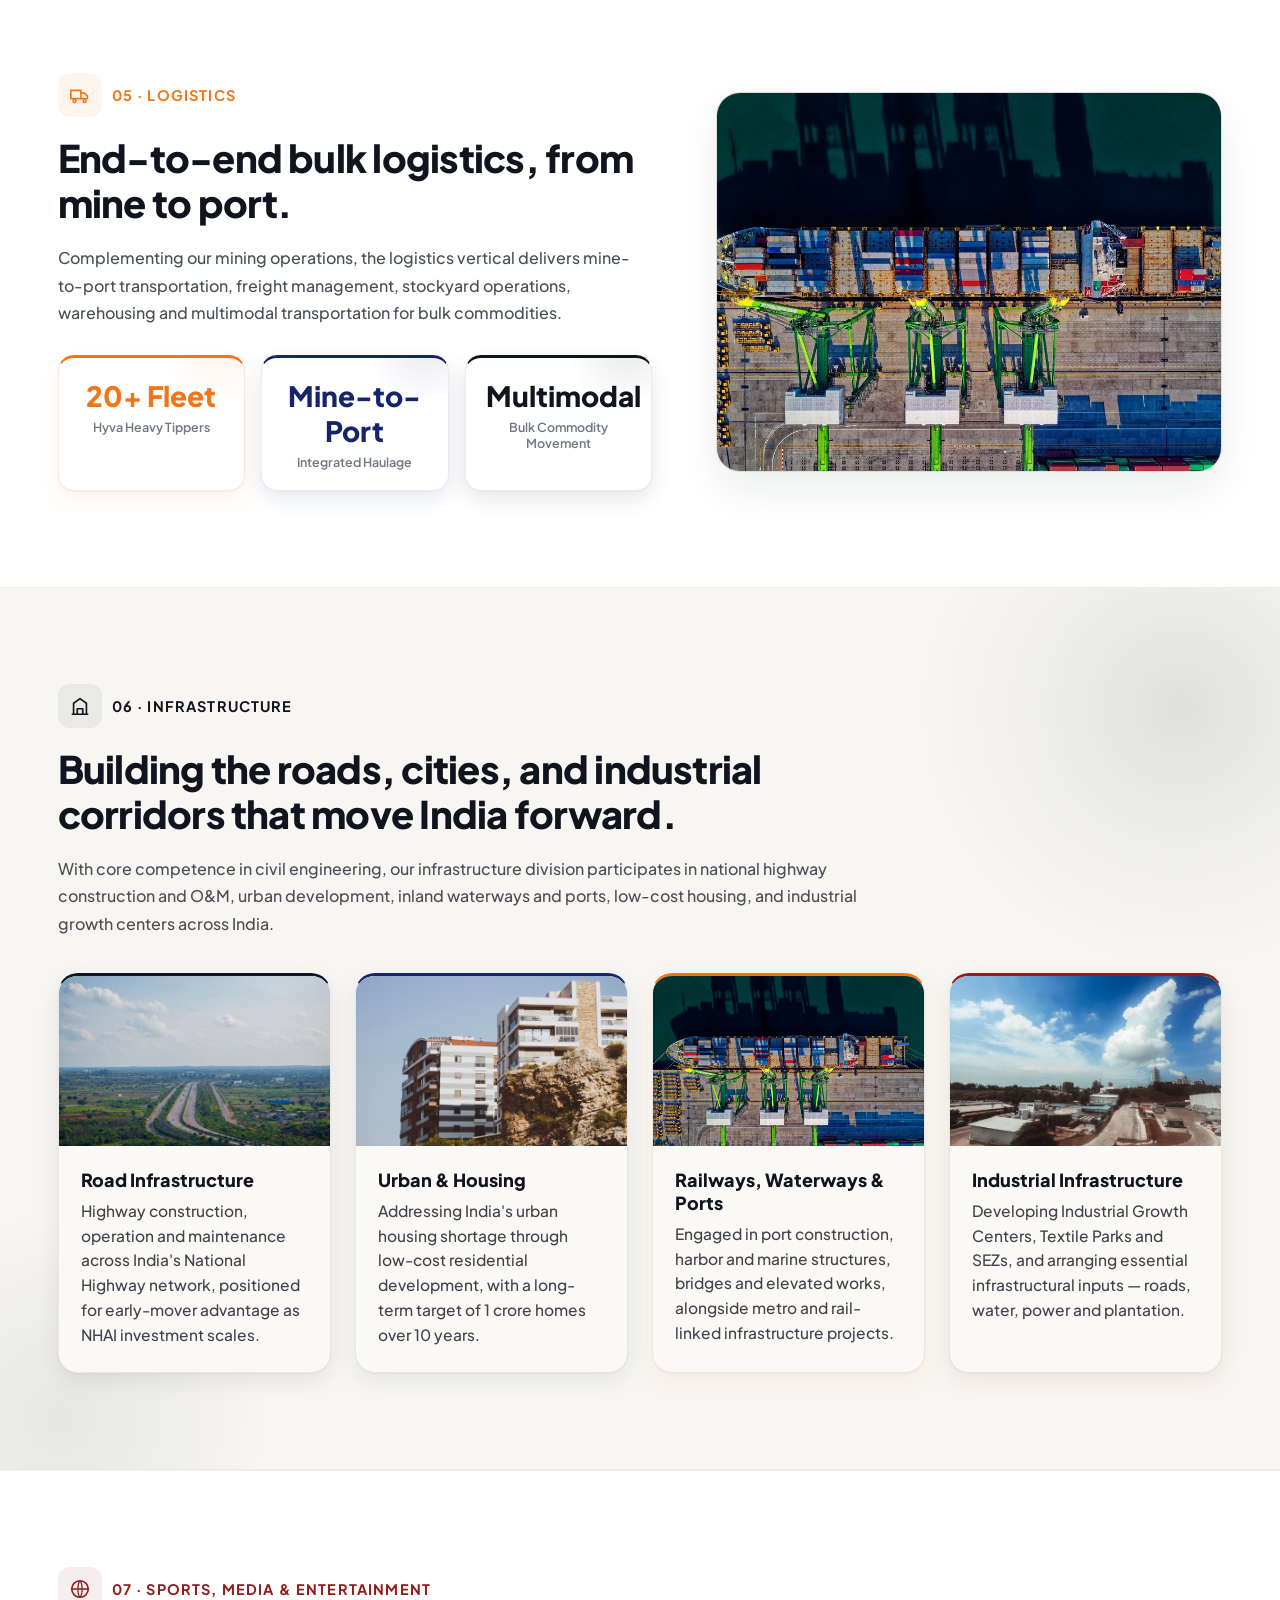
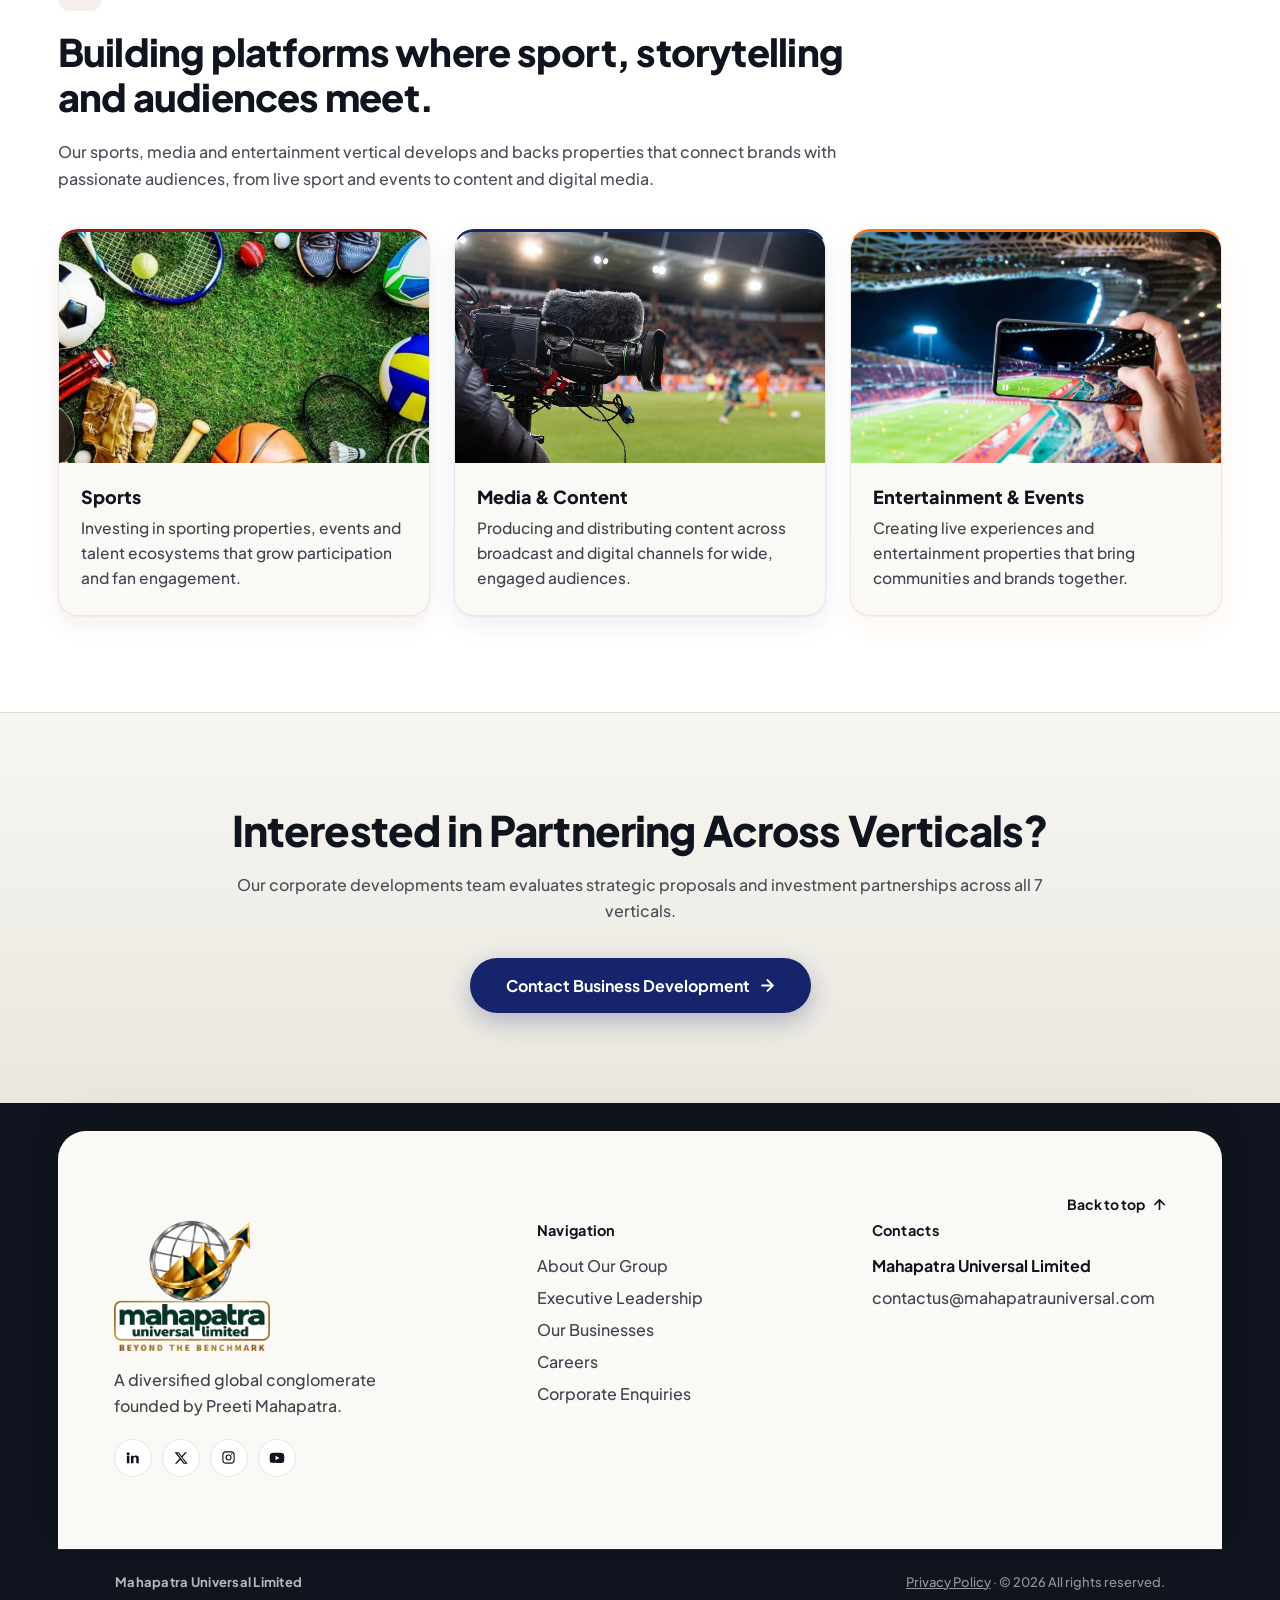
<file: business.html>
<!DOCTYPE html>
<html lang="en-IN">
<head>
<meta charset="utf-8">
<meta name="viewport" content="width=device-width, initial-scale=1">
<meta name="description" content="Explore Mahapatra Universal Limited's seven business verticals: Financial Services, Mining, Information Technology, Hospitality, Logistics, Infrastructure, and Sports, Media &amp; Entertainment.">
<meta name="robots" content="index, follow">
<link rel="canonical" href="https://mahapatrauniversal.com/business.html">

<!-- Open Graph -->
<meta property="og:type" content="website">
<meta property="og:site_name" content="Mahapatra Universal Limited">
<meta property="og:url" content="https://mahapatrauniversal.com/business.html">
<meta property="og:title" content="Our Businesses — Mahapatra Universal Limited">
<meta property="og:description" content="Explore Mahapatra Universal Limited's seven business verticals: Financial Services, Mining, Information Technology, Hospitality, Logistics, Infrastructure, and Sports, Media &amp; Entertainment.">
<meta property="og:image" content="https://mahapatrauniversal.com/assets/mahapatra_og.png">
<meta property="og:locale" content="en_IN">

<!-- Twitter Card -->
<meta name="twitter:card" content="summary_large_image">
<meta name="twitter:title" content="Our Businesses — Mahapatra Universal Limited">
<meta name="twitter:description" content="Explore Mahapatra Universal Limited's seven business verticals: Financial Services, Mining, Information Technology, Hospitality, Logistics, Infrastructure, and Sports, Media &amp; Entertainment.">
<meta name="twitter:image" content="https://mahapatrauniversal.com/assets/mahapatra_og.png">

<link rel="preconnect" href="https://fonts.googleapis.com">
<link href="https://fonts.googleapis.com/css2?family=Plus+Jakarta+Sans:wght@400;500;600;700;800&display=swap" rel="stylesheet">
<!-- <link rel="preload" as="image" href="./assets/mul_final_logo_1st_half.png?v=5" fetchpriority="high"> -->
<!-- <link rel="preload" as="image" href="./assets/mul_final_logo_2st_half.png?v=6" fetchpriority="high"> -->
<link rel="preload" as="image" href="./assets/mul_final_logo.png?v=4" fetchpriority="high">
<script>
/* Intro splash gate — runs before <body> paints so page-to-page navigation never flashes it. */
(function(){
  var show = true;
  try {
    var nav = (performance.getEntriesByType && performance.getEntriesByType('navigation')[0]) || null;
    var type = nav ? nav.type : (performance.navigation && performance.navigation.type === 1 ? 'reload' : 'navigate');
    if (type === 'reload') {
      show = true;                       // refresh: always show
    } else if (type === 'back_forward') {
      show = false;                      // restored history entry
    } else if (sessionStorage.getItem('mu-splash-shown')) {
      show = false;                      // already shown once this browser session
    } else if (document.referrer) {
      var r = document.createElement('a'); r.href = document.referrer;
      if (r.host === location.host) show = false;   // internal page switch
    }
  } catch (e) { show = true; }
  if (!show) document.documentElement.className += ' mu-no-splash';
  else { document.documentElement.className += ' mu-splash-lock'; setTimeout(function(){ document.documentElement.classList.remove('mu-splash-lock'); }, 6000); }
  try { sessionStorage.setItem('mu-splash-shown', '1'); } catch (e) {}
})();
</script>
<link rel="stylesheet" href="./main.css">
<script src="./main.js" defer></script>
<link rel="icon" type="image/png" sizes="32x32" href="./assets/favicon-32.png?v=4">
<link rel="icon" type="image/png" sizes="48x48" href="./assets/favicon-48.png?v=4">
<link rel="icon" type="image/png" sizes="512x512" href="./assets/favicon-512.png?v=4">
<link rel="apple-touch-icon" sizes="180x180" href="./assets/favicon-180.png?v=4">
<title>Our Businesses — Mahapatra Universal Limited</title>
<script type="application/ld+json">
{
  "@context": "https://schema.org",
  "@type": "CollectionPage",
  "url": "https://mahapatrauniversal.com/business.html",
  "name": "Our Businesses — Mahapatra Universal Limited",
  "description": "Explore Mahapatra Universal Limited's seven business verticals: Financial Services, Mining, Information Technology, Hospitality, Logistics, Infrastructure, and Sports, Media &amp; Entertainment.",
  "isPartOf": { "@type": "WebSite", "name": "Mahapatra Universal Limited", "url": "https://mahapatrauniversal.com/" },
  "mainEntity": {
    "@type": "ItemList",
    "itemListElement": [
      { "@type": "ListItem", "position": 1, "item": { "@type": "Service", "name": "Financial Services", "url": "https://mahapatrauniversal.com/business.html#financial", "provider": { "@type": "Organization", "name": "Mahapatra Universal Limited" } } },
      { "@type": "ListItem", "position": 2, "item": { "@type": "Service", "name": "Mining", "url": "https://mahapatrauniversal.com/business.html#mining", "provider": { "@type": "Organization", "name": "Mahapatra Universal Limited" } } },
      { "@type": "ListItem", "position": 3, "item": { "@type": "Service", "name": "Information Technology", "url": "https://mahapatrauniversal.com/business.html#technology", "provider": { "@type": "Organization", "name": "Mahapatra Universal Limited" } } },
      { "@type": "ListItem", "position": 4, "item": { "@type": "Service", "name": "Hospitality", "url": "https://mahapatrauniversal.com/business.html#hospitality", "provider": { "@type": "Organization", "name": "Mahapatra Universal Limited" } } },
      { "@type": "ListItem", "position": 5, "item": { "@type": "Service", "name": "Logistics", "url": "https://mahapatrauniversal.com/business.html#logistics", "provider": { "@type": "Organization", "name": "Mahapatra Universal Limited" } } },
      { "@type": "ListItem", "position": 6, "item": { "@type": "Service", "name": "Infrastructure Development", "url": "https://mahapatrauniversal.com/business.html#infrastructure", "provider": { "@type": "Organization", "name": "Mahapatra Universal Limited" } } },
      { "@type": "ListItem", "position": 7, "item": { "@type": "Service", "name": "Sports, Media & Entertainment", "url": "https://mahapatrauniversal.com/business.html#sports", "provider": { "@type": "Organization", "name": "Mahapatra Universal Limited" } } }
    ]
  }
}
</script>
<script type="application/ld+json">
{
  "@context": "https://schema.org",
  "@type": "BreadcrumbList",
  "itemListElement": [
    { "@type": "ListItem", "position": 1, "name": "Home", "item": "https://mahapatrauniversal.com/" },
    { "@type": "ListItem", "position": 2, "name": "Our Businesses", "item": "https://mahapatrauniversal.com/business.html" }
  ]
}
</script>
</head>
<body>

<div id="mu-splash" role="status" aria-label="Loading Mahapatra Universal Limited">
  <span class="mu-splash-rule"></span>
  <div class="mu-splash-stage">
    <div style="position:relative;">
      <img class="mu-splash-logo" src="./assets/mul_final_logo.png?v=4" alt="Mahapatra Universal Limited" width="780" height="650">
      <span class="mu-splash-sheen"></span>
    </div>
    <div class="mu-splash-track"><span></span></div>
  </div>
</div>
<div style="background:#FFFFFF;font-family:'Plus Jakarta Sans',sans-serif;width:100%;min-height:100vh;overflow-x:hidden;">
<div id="page-top">

  <header class="site-header">
    <div class="site-header-inner">
      <a href="index.html" class="site-header-logo">
        <img class="logo-full" fetchpriority="high" decoding="sync" src="./assets/mul_final_logo.png?v=4" alt="Mahapatra Universal Limited" width="780" height="650">
        <!-- Split logo (disabled for now)
        <img class="logo-mark" fetchpriority="high" decoding="sync" src="./assets/mul_final_logo_1st_half.png?v=5" alt="Mahapatra Universal Limited" width="400" height="317"><img class="logo-word" fetchpriority="high" decoding="sync" src="./assets/mul_final_logo_2st_half.png?v=6" alt="" width="500" height="161">
        -->
      </a>

      <nav class="site-nav">
        <a href="about.html">About Us</a>
        <a href="business.html" class="active">Businesses</a>
        <a href="leadership.html">Leadership</a>
        <a href="career.html">Careers</a>
      </nav>

      <div class="site-header-actions">
        <a href="contact.html" class="site-header-cta">Contact Us</a>
        <button class="hamburger-btn" aria-label="Menu">
          <span></span><span></span><span></span>
        </button>
      </div>
    </div>

    <div class="mobile-panel">
      <a href="about.html">About Us</a>
      <a href="business.html">Businesses</a>
      <a href="leadership.html">Leadership</a>
      <a href="career.html">Careers</a>
      <a href="contact.html" class="mobile-cta">Contact Us</a>
    </div>
  </header>

  <div class="section-hero-bg">
    <div class="section-hero-glow"></div>
    <div class="section-hero-dots"></div>

    <div style="height:clamp(80px,10vw,98px);"></div>

    <!-- BUSINESS HERO -->
    <section style="position:relative;padding:clamp(40px,6vw,72px) clamp(24px,4.5vw,64px) clamp(44px,6vw,60px);z-index:1;">
    <div class="fade-up" style="max-width:880px;margin:0 auto;text-align:center;animation-delay:0.1s;">
      <div style="display:inline-flex;align-items:center;gap:8px;background:rgba(255,255,255,0.06);border:1px solid rgba(255,255,255,0.14);box-shadow:0 2px 10px rgba(0,0,0,0.2);color:#F2A15C;font-size:13px;font-weight:700;letter-spacing:0.08em;padding:7px 18px;border-radius:100px;margin-bottom:28px;text-transform:uppercase;">
        <span style="width:6px;height:6px;border-radius:50%;background:#F2A15C;"></span>
        Commercial Operations
      </div>
      <h1 style="font-family:'Plus Jakarta Sans',sans-serif;font-weight:800;color:#FFFFFF;font-size:clamp(34px,4.6vw,56px);line-height:1.12;letter-spacing:-0.03em;margin:0 0 22px;">
        Diversified. Disciplined.<br><span class="text-gradient-dark-bg">Built to endure.</span>
      </h1>
      <p style="font-size:16px;line-height:1.68;color:rgba(255,255,255,0.72);max-width:680px;margin:0 auto;">
        Seven foundational business verticals where Mahapatra Universal Limited combines strategic capital, operational governance, and long-term execution.
      </p>
    </div>
    </section>
  </div>

  <!-- STICKY DOSSIER NAV BAR -->
  <nav class="dossier-nav" style="background:rgba(255,255,255,0.94);backdrop-filter:blur(12px);border-top:1px solid rgba(16,17,20,0.08);position:sticky;top:84px;z-index:50;">
    <div style="height:2px;background:var(--grad-brand);"></div>
    <div class="dossier-wrap">
      <div class="dossier-list">
        <a href="#financial" class="dossier-tab accent-blue">01 &middot; Financial Services</a>
        <a href="#mining" class="dossier-tab accent-red">02 &middot; Mining</a>
        <a href="#technology" class="dossier-tab accent-orange">03 &middot; Information Technology</a>
        <a href="#hospitality" class="dossier-tab accent-blue">04 &middot; Hospitality</a>
        <a href="#logistics" class="dossier-tab accent-orange">05 &middot; Logistics</a>
        <a href="#infrastructure" class="dossier-tab accent-dark">06 &middot; Infrastructure</a>
        <a href="#sports" class="dossier-tab accent-red">07 &middot; Sports, Media &amp; Entertainment</a>
      </div>
    </div>
  </nav>


  <!-- 01. FINANCIAL SERVICES DEEP DIVE -->
  <section id="financial" class="dossier-section" style="background:#FFFFFF;padding:clamp(56px,8vw,96px) clamp(24px,4.5vw,64px);border-top:1px solid rgba(16,17,20,0.06);scroll-margin-top:140px;">
    <div class="dossier-glow-b" aria-hidden="true"></div>
    <div class="reveal r-split" style="max-width:1240px;margin:0 auto;display:grid;grid-template-columns:minmax(0,1.08fr) minmax(280px,0.92fr);gap:clamp(36px,5vw,68px);align-items:center;">
      <div>
        <div style="display:inline-flex;align-items:center;gap:10px;margin-bottom:18px;">
          <div style="width:44px;height:44px;border-radius:12px;background:rgba(22,37,107,0.08);color:#16256B;display:flex;align-items:center;justify-content:center;">
            <svg width="22" height="22" viewBox="0 0 24 24" fill="none"><path d="M3 20h18M5 20V10M10 20V6M15 20v-8M20 20V4" stroke="#16256B" stroke-width="1.8" stroke-linecap="round"/></svg>
          </div>
          <span style="font-size:14.5px;font-weight:700;letter-spacing:0.08em;color:#16256B;text-transform:uppercase;">01 &middot; Financial Services</span>
        </div>
        <h2 style="font-family:'Plus Jakarta Sans',sans-serif;font-weight:800;font-size:clamp(26px,3vw,38px);color:#0F141E;line-height:1.2;letter-spacing:-0.02em;margin:0 0 18px;">
          Capital, credit, and advisory built for long-term growth.
        </h2>
        <p style="font-size:16px;line-height:1.72;color:#4A4E57;margin:0 0 24px;">
          Our financial services vertical channels group capital into disciplined lending, investment and advisory activity, supporting enterprises and the wider Mahapatra Universal portfolio with governance-led financial solutions.
        </p>
        <div style="background:#FAF9F6;border:1px solid rgba(16,17,20,0.07);border-top:3px solid #16256B;border-radius:16px;padding:20px;margin-bottom:28px;display:flex;flex-direction:column;gap:12px;box-shadow:0 1px 2px rgba(16,17,20,0.03),0 8px 22px rgba(22,37,107,0.10);">
          <div style="display:flex;gap:12px;align-items:center;font-size:16px;color:#0F141E;font-weight:600;"><span style="width:20px;height:20px;border-radius:50%;background:rgba(22,37,107,0.1);color:#16256B;display:flex;align-items:center;justify-content:center;flex-shrink:0;"><svg width="12" height="12" viewBox="0 0 24 24" fill="none"><path d="M4 12.5l5 5L20 7" stroke="#16256B" stroke-width="2.6" stroke-linecap="round" stroke-linejoin="round"/></svg></span>Structured credit and investment solutions</div>
          <div style="display:flex;gap:12px;align-items:center;font-size:16px;color:#0F141E;font-weight:600;"><span style="width:20px;height:20px;border-radius:50%;background:rgba(22,37,107,0.1);color:#16256B;display:flex;align-items:center;justify-content:center;flex-shrink:0;"><svg width="12" height="12" viewBox="0 0 24 24" fill="none"><path d="M4 12.5l5 5L20 7" stroke="#16256B" stroke-width="2.6" stroke-linecap="round" stroke-linejoin="round"/></svg></span>Corporate advisory and capital-structuring support</div>
          <div style="display:flex;gap:12px;align-items:center;font-size:16px;color:#0F141E;font-weight:600;"><span style="width:20px;height:20px;border-radius:50%;background:rgba(22,37,107,0.1);color:#16256B;display:flex;align-items:center;justify-content:center;flex-shrink:0;"><svg width="12" height="12" viewBox="0 0 24 24" fill="none"><path d="M4 12.5l5 5L20 7" stroke="#16256B" stroke-width="2.6" stroke-linecap="round" stroke-linejoin="round"/></svg></span>Risk-governed deployment of group capital</div>
        </div>
      </div>

      <div style="background:#F2EFE9;border:1px solid rgba(16,17,20,0.08);border-radius:24px;overflow:hidden;aspect-ratio:4/3;box-shadow:0 18px 45px rgba(15,20,30,0.08);">
        <img src="./assets/finance.png" alt="Financial professional reviewing analytics on a tablet" style="width:100%;height:100%;object-fit:cover;display:block;">
      </div>
    </div>
  </section>

  <!-- 02. MINING DEEP DIVE -->
  <section id="mining" class="dossier-section" style="--accent:22,37,107;background:#F7F6F2;padding:clamp(56px,8vw,96px) clamp(24px,4.5vw,64px);border-top:1px solid rgba(16,17,20,0.06);border-bottom:1px solid rgba(16,17,20,0.06);scroll-margin-top:180px;">
    <div class="dossier-glow-b" aria-hidden="true"></div>
    <div class="reveal r-split" style="max-width:1240px;margin:0 auto;display:grid;grid-template-columns:minmax(0,1.08fr) minmax(280px,0.92fr);gap:clamp(36px,5vw,68px);align-items:center;">
      <div>
        <div style="display:inline-flex;align-items:center;gap:10px;margin-bottom:18px;">
          <div style="width:44px;height:44px;border-radius:12px;background:rgba(22,37,107,0.08);color:#16256B;display:flex;align-items:center;justify-content:center;">
            <svg width="22" height="22" viewBox="0 0 24 24" fill="none"><path d="M3 21l4-9 4 5 3-6 7 10H3z" stroke="#16256B" stroke-width="1.8" stroke-linejoin="round"/></svg>
          </div>
          <span style="font-size:14.5px;font-weight:700;letter-spacing:0.08em;color:#16256B;text-transform:uppercase;">02 &middot; Mining</span>
        </div>
        <h2 style="font-family:'Plus Jakarta Sans',sans-serif;font-weight:800;font-size:clamp(26px,3vw,38px);color:#0F141E;line-height:1.2;letter-spacing:-0.02em;margin:0 0 18px;">
          Responsible iron ore exploration, extraction and marketing.
        </h2>
        <p style="font-size:16px;line-height:1.72;color:#4A4E57;margin:0;">
          A specialized player in iron ore exploration, extraction, beneficiation and marketing, delivering consistent supply to industrial and public-sector partners. Our operations are built on disciplined planning, modern extraction practices and strict safety and environmental standards.</p>
      </div>

      <div style="background:#F2EFE9;border:1px solid rgba(16,17,20,0.08);border-radius:24px;overflow:hidden;aspect-ratio:4/3;box-shadow:0 18px 45px rgba(15,20,30,0.08);">
        <img src="./assets/mining_hero.jpg" alt="Open-Pit Iron Ore Mining Operation" style="width:100%;height:100%;object-fit:cover;display:block;">
      </div>
    </div>
  </section>

  <!-- 03. IT DEEP DIVE -->
  <section id="technology" class="dossier-section" style="--accent:242,117,24;background:#FFFFFF;padding:clamp(56px,8vw,96px) clamp(24px,4.5vw,64px);border-top:1px solid rgba(16,17,20,0.06);scroll-margin-top:140px;">
    <div class="dossier-glow-b" aria-hidden="true"></div>
    <div class="reveal r-split" style="max-width:1240px;margin:0 auto;display:grid;grid-template-columns:minmax(0,1.08fr) minmax(280px,0.92fr);gap:clamp(36px,5vw,68px);align-items:center;">
      <div style="background:#FFFFFF;border:1px solid rgba(16,17,20,0.08);border-radius:24px;overflow:hidden;aspect-ratio:4/3;box-shadow:0 18px 45px rgba(15,20,30,0.08);order:2;">
        <img src="./assets/technology.jpg" alt="Data Analytics &amp; Enterprise IT" style="width:100%;height:100%;object-fit:cover;display:block;">
      </div>

      <div style="order:1;">
        <div style="display:inline-flex;align-items:center;gap:10px;margin-bottom:18px;">
          <div style="width:44px;height:44px;border-radius:12px;background:rgba(242,117,24,0.1);color:#F27518;display:flex;align-items:center;justify-content:center;">
            <svg width="22" height="22" viewBox="0 0 24 24" fill="none"><rect x="8" y="8" width="8" height="8" rx="1.5" stroke="#F27518" stroke-width="1.8"/><path d="M12 2v3M12 19v3M4.9 4.9l2.1 2.1M17 17l2.1 2.1M2 12h3M19 12h3M4.9 19.1L7 17M17 7l2.1-2.1" stroke="#F27518" stroke-width="1.6" stroke-linecap="round"/></svg>
          </div>
          <span style="font-size:14.5px;font-weight:700;letter-spacing:0.08em;color:#C85A07;text-transform:uppercase;">03 &middot; Information Technology</span>
        </div>

        <h2 style="font-family:'Plus Jakarta Sans',sans-serif;font-weight:800;font-size:clamp(26px,3vw,38px);color:#0F141E;line-height:1.2;letter-spacing:-0.02em;margin:0 0 18px;">
          Enterprise analytics, cloud architecture, and data engineering.
        </h2>
        <p style="font-size:16px;line-height:1.72;color:#4A4E57;margin:0 0 24px;">
          Operating through certified partnerships with Microsoft and Qlik, our technology division delivers enterprise-scale business intelligence, predictive modeling, and digital transformation.
        </p>

        <!-- Structured Capabilities Checklist -->
        <div style="background:#FAF9F6;border:1px solid rgba(16,17,20,0.07);border-top:3px solid #F27518;border-radius:16px;padding:20px;margin-bottom:28px;display:flex;flex-direction:column;gap:12px;box-shadow:0 1px 2px rgba(16,17,20,0.03),0 8px 22px rgba(242,117,24,0.10);">
          <div style="display:flex;gap:12px;align-items:center;font-size:16px;color:#0F141E;font-weight:600;">
            <span style="width:20px;height:20px;border-radius:50%;background:rgba(242,117,24,0.12);color:#F27518;display:flex;align-items:center;justify-content:center;flex-shrink:0;box-shadow:0 2px 6px rgba(242,117,24,0.2);">
              <svg width="12" height="12" viewBox="0 0 24 24" fill="none"><path d="M4 12.5l5 5L20 7" stroke="#F27518" stroke-width="2.6" stroke-linecap="round" stroke-linejoin="round"/></svg>
            </span>
            Certified Microsoft &amp; Qlik Partner Ecosystem
          </div>
          <div style="display:flex;gap:12px;align-items:center;font-size:16px;color:#0F141E;font-weight:600;">
            <span style="width:20px;height:20px;border-radius:50%;background:rgba(242,117,24,0.12);color:#F27518;display:flex;align-items:center;justify-content:center;flex-shrink:0;">
              <svg width="12" height="12" viewBox="0 0 24 24" fill="none"><path d="M4 12.5l5 5L20 7" stroke="#F27518" stroke-width="2.6" stroke-linecap="round" stroke-linejoin="round"/></svg>
            </span>
            Full-lifecycle Data Engineering, Governance &amp; Advisory
          </div>
          <div style="display:flex;gap:12px;align-items:center;font-size:16px;color:#0F141E;font-weight:600;">
            <span style="width:20px;height:20px;border-radius:50%;background:rgba(242,117,24,0.12);color:#F27518;display:flex;align-items:center;justify-content:center;flex-shrink:0;">
              <svg width="12" height="12" viewBox="0 0 24 24" fill="none"><path d="M4 12.5l5 5L20 7" stroke="#F27518" stroke-width="2.6" stroke-linecap="round" stroke-linejoin="round"/></svg>
            </span>
            Enterprise-grade digital infrastructure and modernization
          </div>
        </div>
      </div>
    </div>
  </section>

  <!-- 04. HOSPITALITY DEEP DIVE -->
  <section id="hospitality" class="dossier-section" style="--accent:142,29,27;background:#F7F6F2;padding:clamp(56px,8vw,96px) clamp(24px,4.5vw,64px);border-top:1px solid rgba(16,17,20,0.06);border-bottom:1px solid rgba(16,17,20,0.06);scroll-margin-top:140px;">
    <div class="dossier-glow-b" aria-hidden="true"></div>
    <div class="reveal r-split" style="max-width:1240px;margin:0 auto;display:grid;grid-template-columns:minmax(0,1.08fr) minmax(280px,0.92fr);gap:clamp(36px,5vw,68px);align-items:center;">
      <div>
        <div style="display:inline-flex;align-items:center;gap:10px;margin-bottom:18px;">
          <div style="width:44px;height:44px;border-radius:12px;background:rgba(142,29,27,0.08);color:#8E1D1B;display:flex;align-items:center;justify-content:center;">
            <svg width="22" height="22" viewBox="0 0 24 24" fill="none"><path d="M3 21V10l9-6 9 6v11" stroke="#8E1D1B" stroke-width="1.8" stroke-linejoin="round"/><path d="M9 21v-7h6v7" stroke="#8E1D1B" stroke-width="1.8" stroke-linejoin="round"/></svg>
          </div>
          <span style="font-size:14.5px;font-weight:700;letter-spacing:0.08em;color:#8E1D1B;text-transform:uppercase;">04 &middot; Hospitality</span>
        </div>

        <h2 style="font-family:'Plus Jakarta Sans',sans-serif;font-weight:800;font-size:clamp(26px,3vw,38px);color:#0F141E;line-height:1.2;letter-spacing:-0.02em;margin:0 0 18px;">
          Institutional hospitality assets benchmarked to global standards.
        </h2>
        <p style="font-size:16px;line-height:1.72;color:#4A4E57;margin:0 0 24px;">
          A prime portfolio of hotel and resort assets partnered with international hospitality flags, exceeding global standards through active operational asset management.
        </p>

        <!-- Structured Capabilities Checklist -->
        <div style="background:#FFFFFF;border:1px solid rgba(16,17,20,0.07);border-top:3px solid #8E1D1B;border-radius:16px;padding:20px;margin-bottom:28px;display:flex;flex-direction:column;gap:12px;box-shadow:0 1px 2px rgba(16,17,20,0.03),0 8px 22px rgba(142,29,27,0.10);">
          <div style="display:flex;gap:12px;align-items:center;font-size:16px;color:#0F141E;font-weight:600;">
            <span style="width:20px;height:20px;border-radius:50%;background:rgba(142,29,27,0.1);color:#8E1D1B;display:flex;align-items:center;justify-content:center;flex-shrink:0;box-shadow:0 2px 6px rgba(142,29,27,0.2);">
              <svg width="12" height="12" viewBox="0 0 24 24" fill="none"><path d="M4 12.5l5 5L20 7" stroke="#8E1D1B" stroke-width="2.6" stroke-linecap="round" stroke-linejoin="round"/></svg>
            </span>
            Strategic alliances with leading international hotel chains
          </div>
          <div style="display:flex;gap:12px;align-items:center;font-size:16px;color:#0F141E;font-weight:600;">
            <span style="width:20px;height:20px;border-radius:50%;background:rgba(142,29,27,0.1);color:#8E1D1B;display:flex;align-items:center;justify-content:center;flex-shrink:0;">
              <svg width="12" height="12" viewBox="0 0 24 24" fill="none"><path d="M4 12.5l5 5L20 7" stroke="#8E1D1B" stroke-width="2.6" stroke-linecap="round" stroke-linejoin="round"/></svg>
            </span>
            Guest experience and service delivery at 5-star global benchmarks
          </div>
          <div style="display:flex;gap:12px;align-items:center;font-size:16px;color:#0F141E;font-weight:600;">
            <span style="width:20px;height:20px;border-radius:50%;background:rgba(142,29,27,0.1);color:#8E1D1B;display:flex;align-items:center;justify-content:center;flex-shrink:0;">
              <svg width="12" height="12" viewBox="0 0 24 24" fill="none"><path d="M4 12.5l5 5L20 7" stroke="#8E1D1B" stroke-width="2.6" stroke-linecap="round" stroke-linejoin="round"/></svg>
            </span>
            Continuous value creation through active capital improvements
          </div>
        </div>
      </div>

      <div style="background:#F2EFE9;border:1px solid rgba(16,17,20,0.08);border-radius:24px;overflow:hidden;aspect-ratio:4/3;box-shadow:0 18px 45px rgba(15,20,30,0.08);">
        <img src="./assets/hospitality.jpg" alt="Luxury Hotel &amp; Resort Properties" style="width:100%;height:100%;object-fit:cover;display:block;">
      </div>
    </div>
  </section>

  <!-- 05. LOGISTICS DEEP DIVE -->
  <section id="logistics" class="dossier-section" style="background:#FFFFFF;padding:clamp(56px,8vw,96px) clamp(24px,4.5vw,64px);border-top:1px solid rgba(16,17,20,0.06);scroll-margin-top:180px;">
    <div class="dossier-glow-b" aria-hidden="true"></div>
    <div class="reveal r-split" style="max-width:1240px;margin:0 auto;display:grid;grid-template-columns:minmax(0,1.08fr) minmax(280px,0.92fr);gap:clamp(36px,5vw,68px);align-items:center;">
      <div>
        <div style="display:inline-flex;align-items:center;gap:10px;margin-bottom:18px;">
          <div style="width:44px;height:44px;border-radius:12px;background:rgba(242,117,24,0.08);color:#F27518;display:flex;align-items:center;justify-content:center;">
            <svg width="22" height="22" viewBox="0 0 24 24" fill="none"><path d="M2 7h11v9H2zM13 10h4l3 3v3h-7z" stroke="#F27518" stroke-width="1.8" stroke-linejoin="round"/><circle cx="6" cy="18.5" r="1.6" stroke="#F27518" stroke-width="1.6"/><circle cx="17" cy="18.5" r="1.6" stroke="#F27518" stroke-width="1.6"/></svg>
          </div>
          <span style="font-size:14.5px;font-weight:700;letter-spacing:0.08em;color:#F27518;text-transform:uppercase;">05 &middot; Logistics</span>
        </div>
        <h2 style="font-family:'Plus Jakarta Sans',sans-serif;font-weight:800;font-size:clamp(26px,3vw,38px);color:#0F141E;line-height:1.2;letter-spacing:-0.02em;margin:0 0 18px;">
          End-to-end bulk logistics, from mine to port.
        </h2>
        <p style="font-size:16px;line-height:1.72;color:#4A4E57;margin:0 0 28px;">
          Complementing our mining operations, the logistics vertical delivers mine-to-port transportation, freight management, stockyard operations, warehousing and multimodal transportation for bulk commodities.
        </p>
        <div style="display:grid;grid-template-columns:repeat(auto-fit,minmax(150px,1fr));gap:16px;">
          <div style="background:#FFFFFF;border:1px solid rgba(16,17,20,0.08);border-top:3px solid #F27518;border-radius:16px;padding:20px;text-align:center;position:relative;overflow:hidden;box-shadow:0 1px 2px rgba(16,17,20,0.03),0 8px 22px rgba(242,117,24,0.10);">
            <div style="position:absolute;top:-45%;right:-25%;width:75%;height:75%;background:radial-gradient(circle,rgba(242,117,24,0.09) 0%,transparent 70%);pointer-events:none;"></div>
            <div style="position:relative;font-family:'Plus Jakarta Sans',sans-serif;font-weight:800;font-size:clamp(22px,2.4vw,28px);color:#F27518;">20+ Fleet</div>
            <div style="position:relative;font-size:12.5px;font-weight:600;color:#717682;margin-top:6px;">Hyva Heavy Tippers</div>
          </div>
          <div style="background:#FFFFFF;border:1px solid rgba(16,17,20,0.08);border-top:3px solid #16256B;border-radius:16px;padding:20px;text-align:center;position:relative;overflow:hidden;box-shadow:0 1px 2px rgba(16,17,20,0.03),0 8px 22px rgba(22,37,107,0.10);">
            <div style="position:absolute;top:-45%;right:-25%;width:75%;height:75%;background:radial-gradient(circle,rgba(22,37,107,0.09) 0%,transparent 70%);pointer-events:none;"></div>
            <div style="position:relative;font-family:'Plus Jakarta Sans',sans-serif;font-weight:800;font-size:clamp(22px,2.4vw,28px);color:#16256B;">Mine-to-Port</div>
            <div style="position:relative;font-size:12.5px;font-weight:600;color:#717682;margin-top:6px;">Integrated Haulage</div>
          </div>
          <div style="background:#FFFFFF;border:1px solid rgba(16,17,20,0.08);border-top:3px solid #0F141E;border-radius:16px;padding:20px;text-align:center;position:relative;overflow:hidden;box-shadow:0 1px 2px rgba(16,17,20,0.03),0 8px 22px rgba(15,20,30,0.10);">
            <div style="position:absolute;top:-45%;right:-25%;width:75%;height:75%;background:radial-gradient(circle,rgba(15,20,30,0.09) 0%,transparent 70%);pointer-events:none;"></div>
            <div style="position:relative;font-family:'Plus Jakarta Sans',sans-serif;font-weight:800;font-size:clamp(22px,2.4vw,28px);color:#0F141E;">Multimodal</div>
            <div style="position:relative;font-size:12.5px;font-weight:600;color:#717682;margin-top:6px;">Bulk Commodity Movement</div>
          </div>
        </div>
      </div>

      <div style="background:#F2EFE9;border:1px solid rgba(16,17,20,0.08);border-radius:24px;overflow:hidden;aspect-ratio:4/3;box-shadow:0 18px 45px rgba(15,20,30,0.08);">
        <img src="./assets/infra3_port.jpg" alt="Port and Cargo Logistics" style="width:100%;height:100%;object-fit:cover;display:block;">
      </div>
    </div>
  </section>

  <!-- 06. INFRASTRUCTURE DEEP DIVE -->
  <section id="infrastructure" class="dossier-section" style="--accent:15,20,30;background:#F7F6F2;padding:clamp(56px,8vw,96px) clamp(24px,4.5vw,64px);border-top:1px solid rgba(16,17,20,0.06);border-bottom:1px solid rgba(16,17,20,0.06);scroll-margin-top:180px;">
    <div class="dossier-glow-b" aria-hidden="true"></div>
    <div style="max-width:1240px;margin:0 auto;">
      <div class="reveal" style="display:inline-flex;align-items:center;gap:10px;margin-bottom:18px;">
        <div style="width:44px;height:44px;border-radius:12px;background:rgba(15,20,30,0.06);color:#0F141E;display:flex;align-items:center;justify-content:center;">
          <svg width="22" height="22" viewBox="0 0 24 24" fill="none"><path d="M3 21h18M5 21V9l7-5 7 5v12M9 21v-6h6v6" stroke="#0F141E" stroke-width="1.8" stroke-linejoin="round"/></svg>
        </div>
        <span style="font-size:14.5px;font-weight:700;letter-spacing:0.08em;color:#0F141E;text-transform:uppercase;">06 &middot; Infrastructure</span>
      </div>
      <h2 class="reveal" style="font-family:'Plus Jakarta Sans',sans-serif;font-weight:800;font-size:clamp(26px,3vw,38px);color:#0F141E;line-height:1.2;letter-spacing:-0.02em;margin:0 0 18px;max-width:820px;">
        Building the roads, cities, and industrial corridors that move India forward.
      </h2>
      <p style="font-size:16px;line-height:1.72;color:#4A4E57;margin:0 0 36px;max-width:820px;">
        With core competence in civil engineering, our infrastructure division participates in national highway construction and O&amp;M, urban development, inland waterways and ports, low-cost housing, and industrial growth centers across India.
      </p>

      <div class="reveal reveal-stagger r-cards" style="display:grid;grid-template-columns:repeat(auto-fit,minmax(250px,1fr));gap:24px;">
        <div class="pillar-card accent-dark" style="background:#FAF9F6;border:1px solid rgba(16,17,20,0.07);border-top:3px solid #0F141E;border-radius:20px;overflow:hidden;position:relative;box-shadow:0 1px 2px rgba(16,17,20,0.04),0 8px 24px rgba(16,17,20,0.08);">
          <div style="aspect-ratio:16/10;overflow:hidden;">
            <img src="./assets/infra1_road.jpg" alt="National Highway, India" style="width:100%;height:100%;object-fit:cover;display:block;">
          </div>
          <div style="padding:22px 22px 24px;">
            <h3 style="font-family:'Plus Jakarta Sans',sans-serif;font-weight:800;font-size:18px;color:#0F141E;margin:0 0 8px;">Road Infrastructure</h3>
            <p style="font-size:15.5px;line-height:1.6;color:#3F434C;margin:0;">Highway construction, operation and maintenance across India's National Highway network, positioned for early-mover advantage as NHAI investment scales.</p>
          </div>
        </div>
        <div class="pillar-card accent-blue" style="background:#FAF9F6;border:1px solid rgba(16,17,20,0.07);border-top:3px solid #16256B;border-radius:20px;overflow:hidden;position:relative;box-shadow:0 1px 2px rgba(16,17,20,0.04),0 8px 24px rgba(22,37,107,0.08);">
          <div style="aspect-ratio:16/10;overflow:hidden;">
            <img src="./assets/infra2_housing.jpg" alt="Urban Housing Development" style="width:100%;height:100%;object-fit:cover;display:block;">
          </div>
          <div style="padding:22px 22px 24px;">
            <h3 style="font-family:'Plus Jakarta Sans',sans-serif;font-weight:800;font-size:18px;color:#0F141E;margin:0 0 8px;">Urban &amp; Housing</h3>
            <p style="font-size:15.5px;line-height:1.6;color:#3F434C;margin:0;">Addressing India's urban housing shortage through low-cost residential development, with a long-term target of 1 crore homes over 10 years.</p>
          </div>
        </div>
        <div class="pillar-card accent-orange" style="background:#FAF9F6;border:1px solid rgba(16,17,20,0.07);border-top:3px solid #F27518;border-radius:20px;overflow:hidden;position:relative;box-shadow:0 1px 2px rgba(16,17,20,0.04),0 8px 24px rgba(242,117,24,0.08);">
          <div style="aspect-ratio:16/10;overflow:hidden;">
            <img src="./assets/infra3_port.jpg" alt="Port and Cargo Logistics" style="width:100%;height:100%;object-fit:cover;display:block;">
          </div>
          <div style="padding:22px 22px 24px;">
            <h3 style="font-family:'Plus Jakarta Sans',sans-serif;font-weight:800;font-size:18px;color:#0F141E;margin:0 0 8px;">Railways, Waterways &amp; Ports</h3>
            <p style="font-size:15.5px;line-height:1.6;color:#3F434C;margin:0;">Engaged in port construction, harbor and marine structures, bridges and elevated works, alongside metro and rail-linked infrastructure projects.</p>
          </div>
        </div>
        <div class="pillar-card accent-red" style="background:#FAF9F6;border:1px solid rgba(16,17,20,0.07);border-top:3px solid #8E1D1B;border-radius:20px;overflow:hidden;position:relative;box-shadow:0 1px 2px rgba(16,17,20,0.04),0 8px 24px rgba(142,29,27,0.08);">
          <div style="aspect-ratio:16/10;overflow:hidden;">
            <img src="./assets/infra4_industrial.jpg" alt="Industrial Growth Centre" style="width:100%;height:100%;object-fit:cover;display:block;">
          </div>
          <div style="padding:22px 22px 24px;">
            <h3 style="font-family:'Plus Jakarta Sans',sans-serif;font-weight:800;font-size:18px;color:#0F141E;margin:0 0 8px;">Industrial Infrastructure</h3>
            <p style="font-size:15.5px;line-height:1.6;color:#3F434C;margin:0;">Developing Industrial Growth Centers, Textile Parks and SEZs, and arranging essential infrastructural inputs — roads, water, power and plantation.</p>
          </div>
        </div>
      </div>
    </div>
  </section>

  <!-- 07. SPORTS, MEDIA &amp; ENTERTAINMENT DEEP DIVE -->
  <section id="sports" class="dossier-section" style="background:#FFFFFF;padding:clamp(56px,8vw,96px) clamp(24px,4.5vw,64px);border-top:1px solid rgba(16,17,20,0.06);scroll-margin-top:140px;">
    <div class="dossier-glow-b" aria-hidden="true"></div>
    <div style="max-width:1240px;margin:0 auto;">
      <div class="reveal" style="display:inline-flex;align-items:center;gap:10px;margin-bottom:18px;">
        <div style="width:44px;height:44px;border-radius:12px;background:rgba(142,29,27,0.08);color:#8E1D1B;display:flex;align-items:center;justify-content:center;">
          <svg width="22" height="22" viewBox="0 0 24 24" fill="none"><circle cx="12" cy="12" r="9" stroke="#8E1D1B" stroke-width="1.8"/><path d="M3 12h18M12 3c3 3 3 15 0 18M12 3c-3 3-3 15 0 18" stroke="#8E1D1B" stroke-width="1.4"/></svg>
        </div>
        <span style="font-size:14.5px;font-weight:700;letter-spacing:0.08em;color:#8E1D1B;text-transform:uppercase;">07 &middot; Sports, Media &amp; Entertainment</span>
      </div>
      <h2 class="reveal" style="font-family:'Plus Jakarta Sans',sans-serif;font-weight:800;font-size:clamp(26px,3vw,38px);color:#0F141E;line-height:1.2;letter-spacing:-0.02em;margin:0 0 18px;max-width:820px;">
        Building platforms where sport, storytelling and audiences meet.
      </h2>
      <p style="font-size:16px;line-height:1.72;color:#4A4E57;margin:0 0 36px;max-width:820px;">
        Our sports, media and entertainment vertical develops and backs properties that connect brands with passionate audiences, from live sport and events to content and digital media.
      </p>
      <div class="reveal reveal-stagger r-cards" style="display:grid;grid-template-columns:repeat(auto-fit,minmax(250px,1fr));gap:24px;">
        <div class="pillar-card accent-red" style="background:#FAF9F6;border:1px solid rgba(16,17,20,0.07);border-top:3px solid #8E1D1B;border-radius:20px;overflow:hidden;position:relative;box-shadow:0 1px 2px rgba(16,17,20,0.04),0 8px 24px rgba(142,29,27,0.08);">
          <div style="aspect-ratio:16/10;overflow:hidden;">
            <img src="./assets/sports.png" alt="Spectators in a sports stadium" style="width:100%;height:100%;object-fit:cover;display:block;">
          </div>
          <div style="padding:22px 22px 24px;">
            <h3 style="font-family:'Plus Jakarta Sans',sans-serif;font-weight:800;font-size:18px;color:#0F141E;margin:0 0 8px;">Sports</h3>
            <p style="font-size:15.5px;line-height:1.6;color:#3F434C;margin:0;">Investing in sporting properties, events and talent ecosystems that grow participation and fan engagement.</p>
          </div>
        </div>
        <div class="pillar-card accent-blue" style="background:#FAF9F6;border:1px solid rgba(16,17,20,0.07);border-top:3px solid #16256B;border-radius:20px;overflow:hidden;position:relative;box-shadow:0 1px 2px rgba(16,17,20,0.04),0 8px 24px rgba(22,37,107,0.08);">
          <div style="aspect-ratio:16/10;overflow:hidden;">
            <img src="./assets/media.png" alt="Broadcast camera in a media studio" style="width:100%;height:100%;object-fit:cover;display:block;">
          </div>
          <div style="padding:22px 22px 24px;">
            <h3 style="font-family:'Plus Jakarta Sans',sans-serif;font-weight:800;font-size:18px;color:#0F141E;margin:0 0 8px;">Media &amp; Content</h3>
            <p style="font-size:15.5px;line-height:1.6;color:#3F434C;margin:0;">Producing and distributing content across broadcast and digital channels for wide, engaged audiences.</p>
          </div>
        </div>
        <div class="pillar-card accent-orange" style="background:#FAF9F6;border:1px solid rgba(16,17,20,0.07);border-top:3px solid #F27518;border-radius:20px;overflow:hidden;position:relative;box-shadow:0 1px 2px rgba(16,17,20,0.04),0 8px 24px rgba(242,117,24,0.08);">
          <div style="aspect-ratio:16/10;overflow:hidden;">
            <img src="./assets/entertainment.png" alt="Crowd at a live concert" style="width:100%;height:100%;object-fit:cover;display:block;">
          </div>
          <div style="padding:22px 22px 24px;">
            <h3 style="font-family:'Plus Jakarta Sans',sans-serif;font-weight:800;font-size:18px;color:#0F141E;margin:0 0 8px;">Entertainment &amp; Events</h3>
            <p style="font-size:15.5px;line-height:1.6;color:#3F434C;margin:0;">Creating live experiences and entertainment properties that bring communities and brands together.</p>
          </div>
        </div>
      </div>
    </div>
  </section>


  <!-- CTA STRIP -->
  <section style="background:linear-gradient(180deg,#F7F6F2 0%,#EAE7DF 100%);padding:clamp(60px,7.5vw,90px) clamp(24px,4.5vw,64px);border-top:1px solid rgba(16,17,20,0.06);">
    <div class="reveal" style="max-width:820px;margin:0 auto;text-align:center;">
      <h2 style="font-family:'Plus Jakarta Sans',sans-serif;font-weight:800;font-size:clamp(28px,3.5vw,42px);color:#0F141E;letter-spacing:-0.02em;margin:0 0 16px;">
        Interested in Partnering Across Verticals?
      </h2>
      <p style="font-size:16px;line-height:1.65;color:#4A4E57;margin:0 0 34px;">
        Our corporate developments team evaluates strategic proposals and investment partnerships across all 7 verticals.
      </p>
      <a href="contact.html" class="cta-solid-red" style="display:inline-flex;align-items:center;gap:10px;background:#16256B;color:#FFFFFF;font-weight:700;font-size:16px;padding:17px 36px;border-radius:100px;box-shadow:0 8px 24px rgba(22,37,107,0.28);">
        Contact Business Development
        <svg width="15" height="15" viewBox="0 0 14 14" fill="none"><path d="M2 7H12M12 7L7 2M12 7L7 12" stroke="white" stroke-width="1.8" stroke-linecap="round" stroke-linejoin="round"/></svg>
      </a>
    </div>
  </section>

  <!-- CORPORATE FOOTER (CARD-FLOAT STYLE) -->
  <footer class="site-footer">
    <div class="site-footer-card">
      <div style="display:flex;justify-content:flex-end;margin-bottom:8px;">
        <a href="#page-top" class="back-to-top" style="display:inline-flex;align-items:center;gap:8px;color:#0F141E;font-weight:700;font-size:14px;">
          Back to top
          <svg width="13" height="13" viewBox="0 0 14 14" fill="none"><path d="M7 12V2M7 2L2 7M7 2L12 7" stroke="currentColor" stroke-width="1.8" stroke-linecap="round" stroke-linejoin="round"/></svg>
        </a>
      </div>
      <div class="r-footer-grid" style="display:grid;grid-template-columns:minmax(240px,1.3fr) repeat(2,minmax(150px,1fr));gap:40px;">
        <div>
          <div class="site-footer-brand">
            <img src="./assets/mul_final_logo.png?v=4" alt="Mahapatra Universal Limited">
          </div>
          <p class="site-footer-tagline">
            A diversified global conglomerate founded by Preeti Mahapatra.
          </p>
          <div style="display:flex;gap:10px;">
            <a href="https://www.linkedin.com/company/mahapatra-universal-limited" target="_blank" rel="noopener noreferrer" aria-label="LinkedIn" class="social-btn social-btn--linkedin">
              <svg width="15" height="15" viewBox="0 0 24 24" fill="currentColor"><path d="M4.98 3.5a2.5 2.5 0 11.02 5 2.5 2.5 0 01-.02-5zM3 9h4v12H3V9zm7 0h3.8v1.7h.05c.53-1 1.83-2.05 3.76-2.05C21.5 8.65 22 11 22 14.1V21h-4v-6.3c0-1.5-.03-3.4-2.08-3.4-2.08 0-2.4 1.63-2.4 3.3V21h-4V9z"/></svg>
            </a>
            <a href="#" aria-label="X" class="social-btn social-btn--x">
              <svg width="14" height="14" viewBox="0 0 24 24" fill="currentColor"><path d="M18.9 2H22l-7.6 8.7L23.5 22h-7.1l-5.5-7.2L4.6 22H1.5l8.1-9.3L1 2h7.3l5 6.6L18.9 2zm-1.2 18h1.7L7.4 3.9H5.6L17.7 20z"/></svg>
            </a>
            <a href="#" aria-label="Instagram" class="social-btn social-btn--instagram">
              <svg width="15" height="15" viewBox="0 0 24 24" fill="none"><rect x="3" y="3" width="18" height="18" rx="5" stroke="currentColor" stroke-width="1.8"/><circle cx="12" cy="12" r="4" stroke="currentColor" stroke-width="1.8"/><circle cx="17.2" cy="6.8" r="1.15" fill="currentColor"/></svg>
            </a>
            <a href="#" aria-label="YouTube" class="social-btn social-btn--youtube">
              <svg width="16" height="16" viewBox="0 0 24 24" fill="currentColor"><path d="M22.5 6.9a2.9 2.9 0 00-2.05-2.06C18.6 4.3 12 4.3 12 4.3s-6.6 0-8.45.54A2.9 2.9 0 001.5 6.9 30 30 0 001 12a30 30 0 00.5 5.1 2.9 2.9 0 002.05 2.06C5.4 19.7 12 19.7 12 19.7s6.6 0 8.45-.54a2.9 2.9 0 002.05-2.06A30 30 0 0023 12a30 30 0 00-.5-5.1zM9.8 15.3V8.7l5.75 3.3z"/></svg>
            </a>
          </div>
        </div>
        <div>
          <div class="site-footer-heading">Navigation</div>
          <div class="site-footer-col">
            <a href="about.html" class="footer-link">About Our Group</a>
            <a href="leadership.html" class="footer-link">Executive Leadership</a>
            <a href="business.html" class="footer-link">Our Businesses</a>
            <a href="career.html" class="footer-link">Careers</a>
            <a href="contact.html" class="footer-link">Corporate Enquiries</a>
          </div>
        </div>
        <div>
          <div class="site-footer-heading">Contacts</div>
          <div class="site-footer-col">
            <span class="footer-link" style="color:#0F141E;font-weight:700;">Mahapatra Universal Limited</span>
            <a href="mailto:contactus@mahapatrauniversal.com" class="footer-link" style="word-break:break-word;">contactus@mahapatrauniversal.com</a>
          </div>
        </div>
      </div>
    </div>
    <div class="site-footer-bottom-bar">
      <div class="r-footer-bottom" style="max-width:1240px;margin:0 auto;display:flex;flex-wrap:wrap;gap:12px;justify-content:space-between;align-items:center;">
        <span style="color:rgba(255,255,255,0.7);font-size:13px;font-weight:700;letter-spacing:0.02em;">Mahapatra Universal Limited</span>
        <span class="footer-legal-line" style="color:rgba(255,255,255,0.55);font-size:13px;">
          <a href="privacy-policy.html" style="color:rgba(255,255,255,0.55);text-decoration:underline;">Privacy Policy</a>
          <span class="footer-copyright-line">&copy;&nbsp;2026 All rights reserved.</span>
        </span>
      </div>
    </div>
  </footer>

</div>
</div>
</body>
</html>
</file>
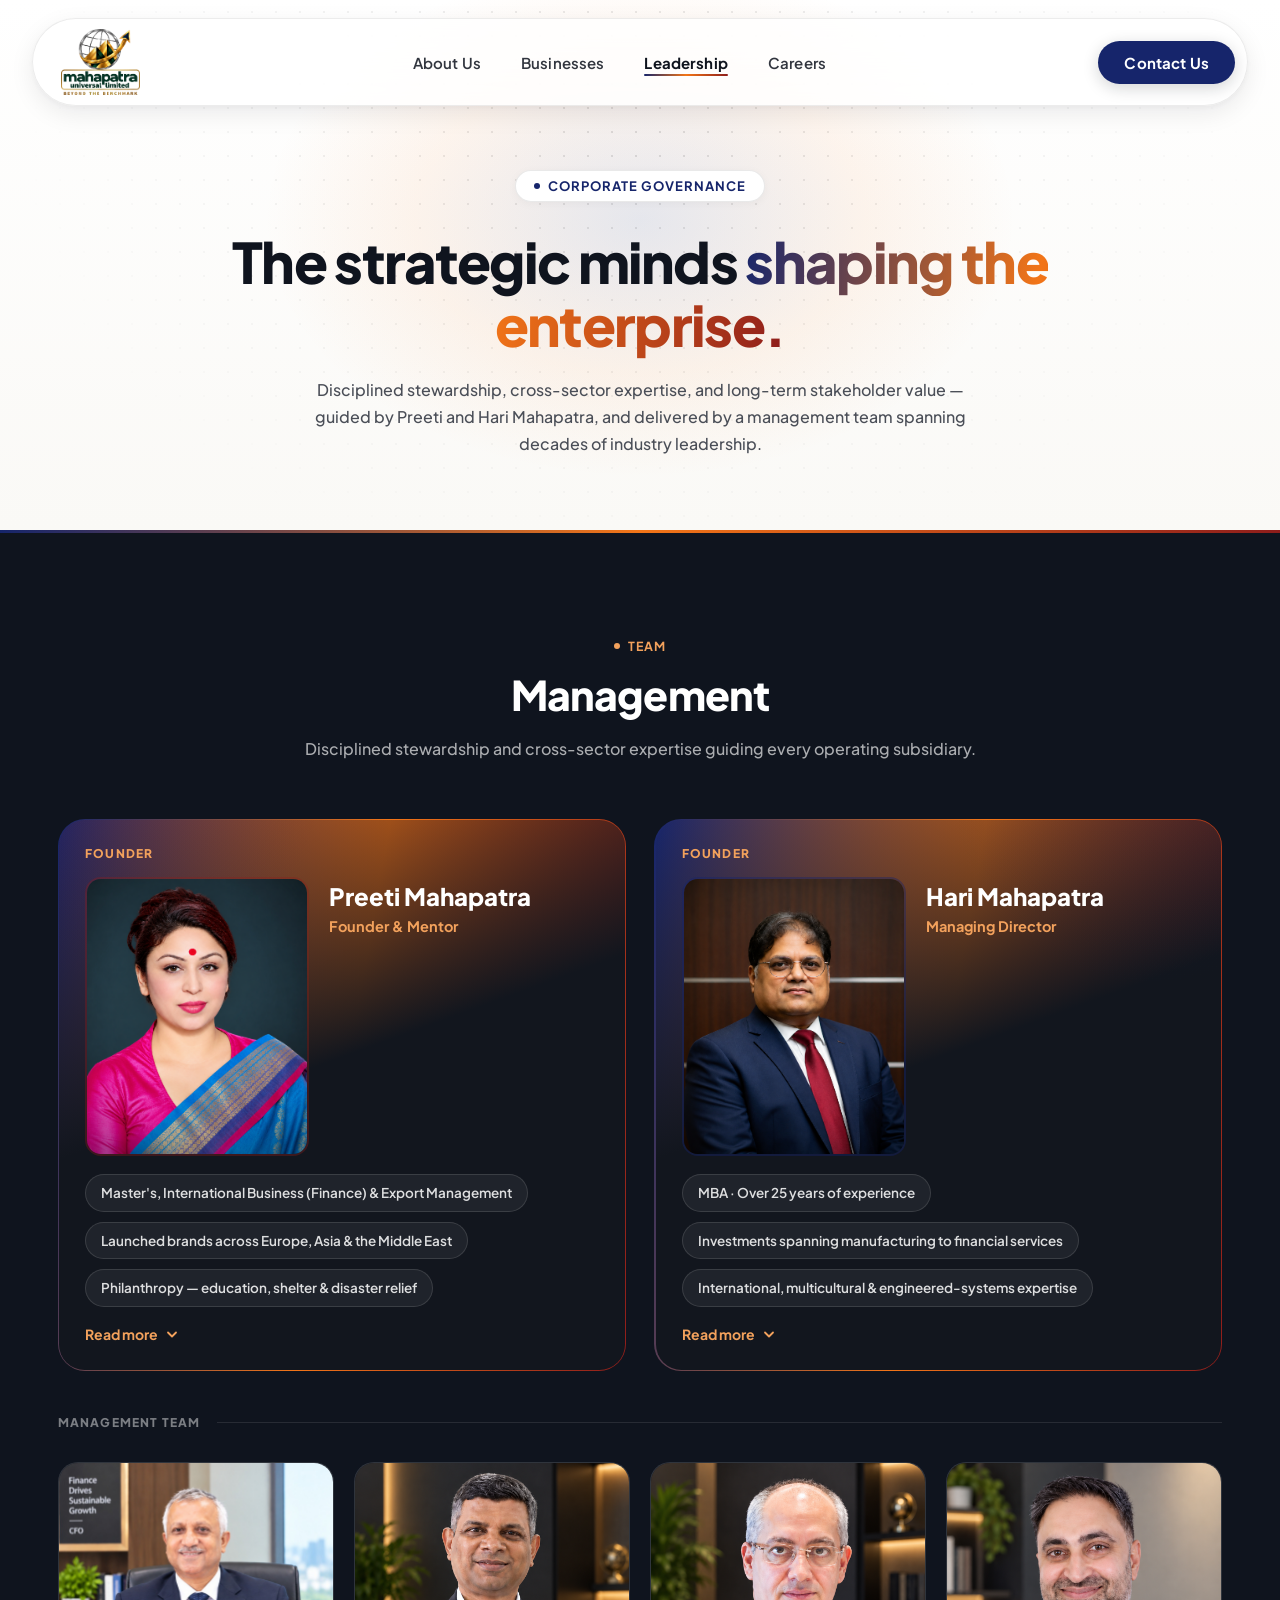
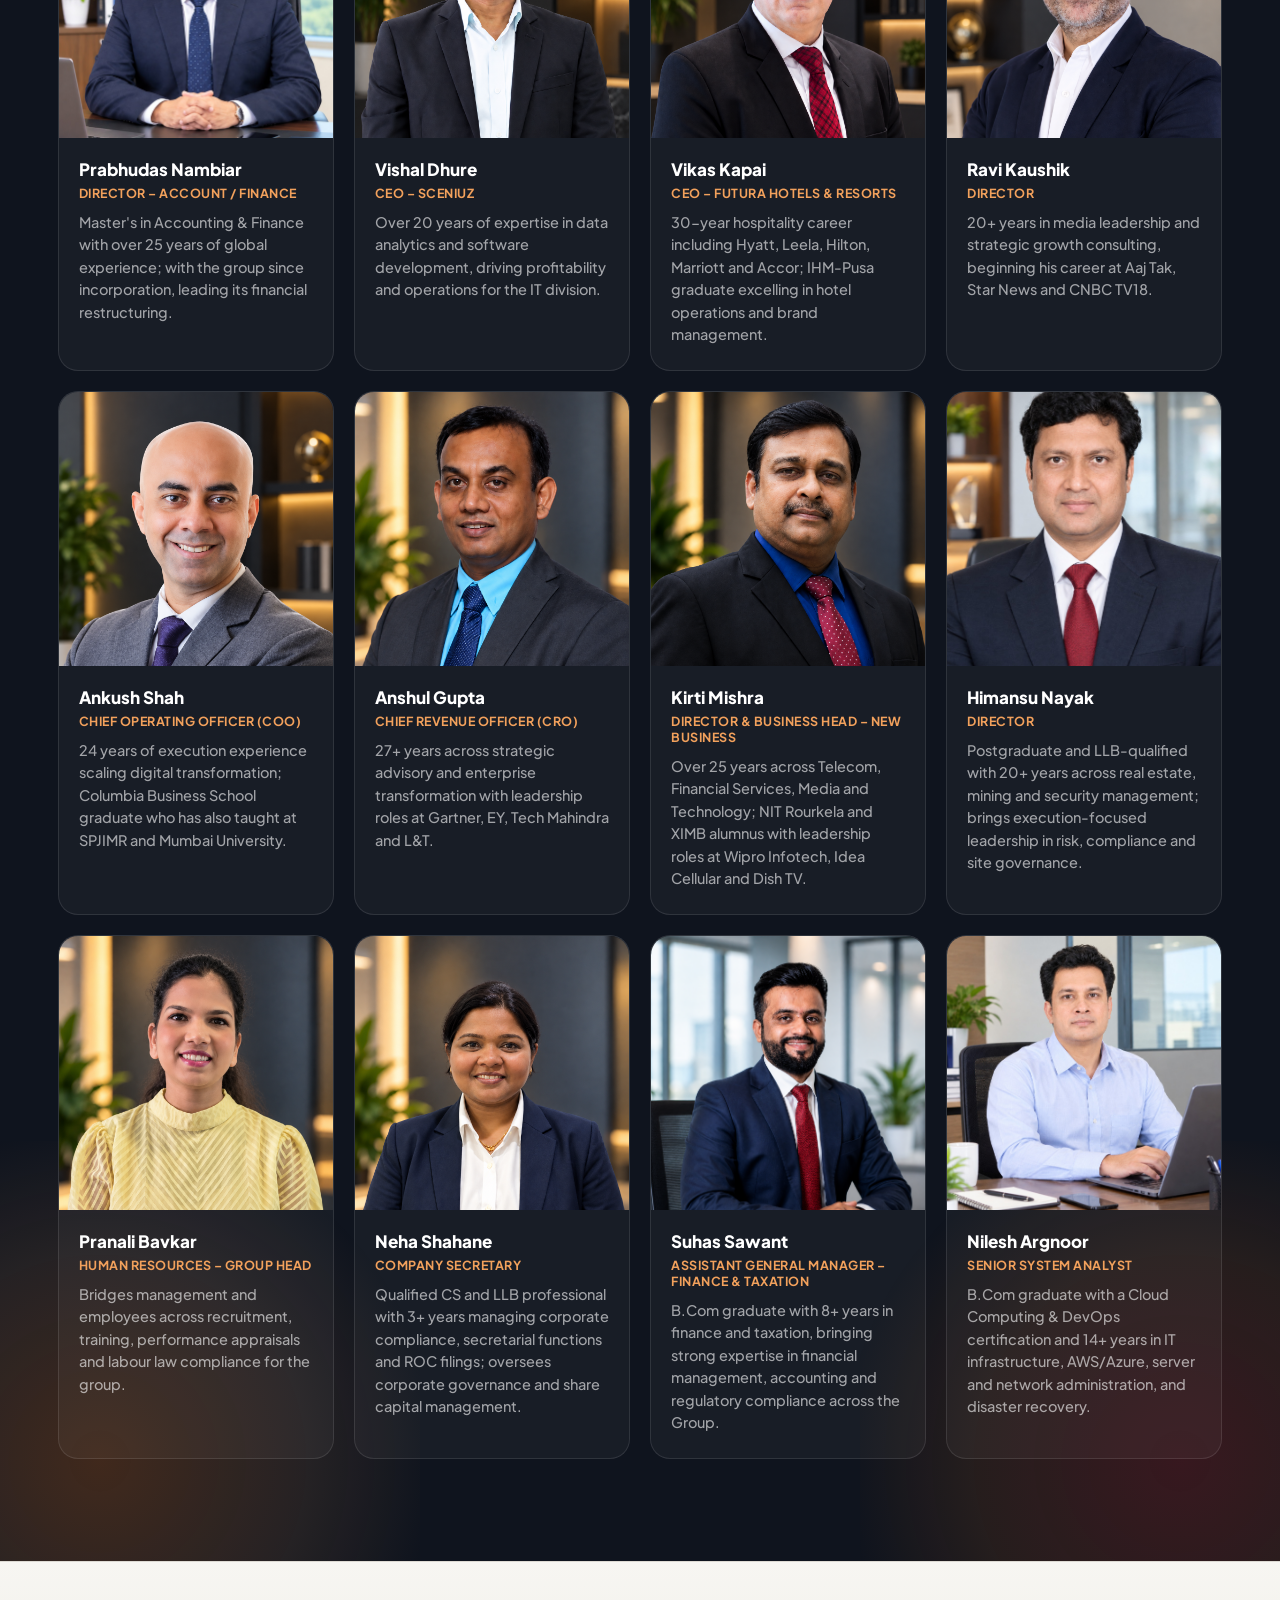
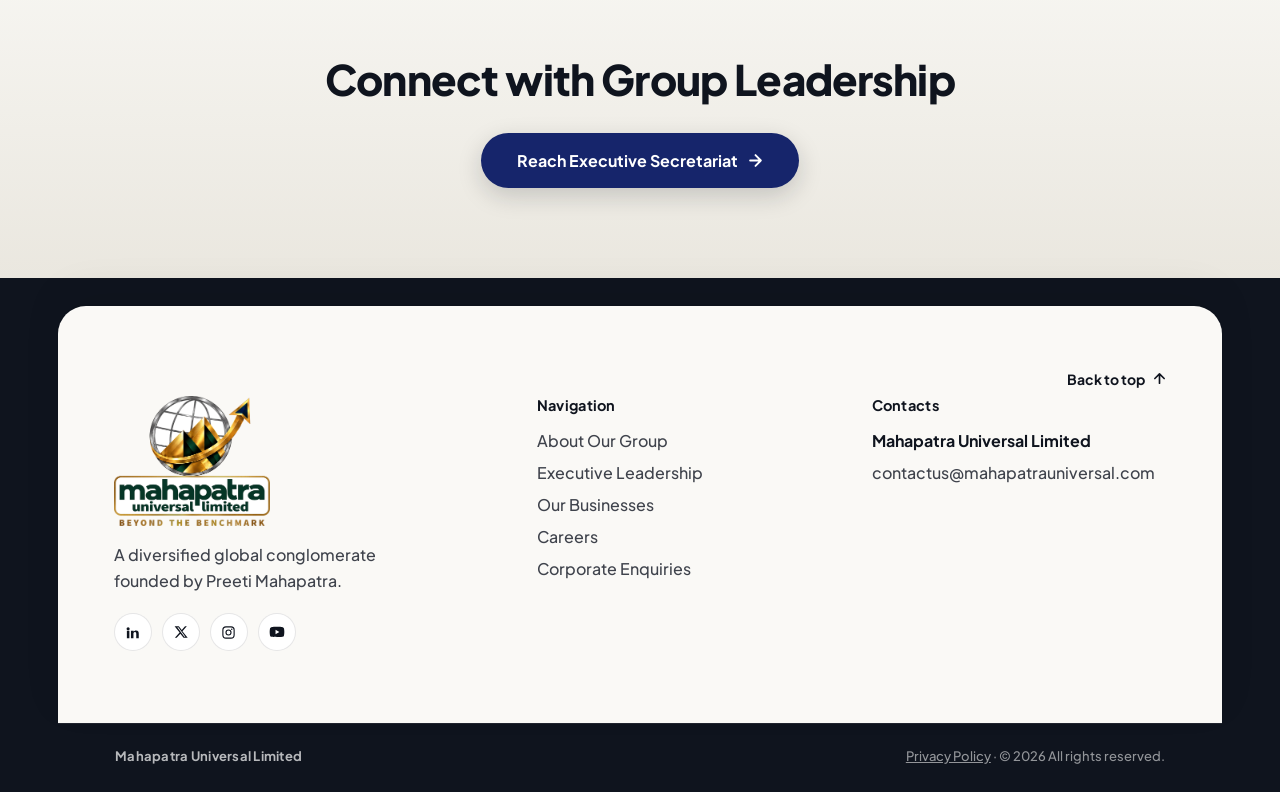
<file: leadership.html>
<!DOCTYPE html>
<html lang="en-IN">
<head>
<meta charset="utf-8">
<meta name="viewport" content="width=device-width, initial-scale=1">
<meta name="description" content="Meet the leadership team steering Mahapatra Universal Limited's vision across its seven business verticals.">
<meta name="robots" content="index, follow">
<link rel="canonical" href="https://mahapatrauniversal.com/leadership.html">

<!-- Open Graph -->
<meta property="og:type" content="website">
<meta property="og:site_name" content="Mahapatra Universal Limited">
<meta property="og:url" content="https://mahapatrauniversal.com/leadership.html">
<meta property="og:title" content="Leadership — Mahapatra Universal Limited">
<meta property="og:description" content="Meet the leadership team steering Mahapatra Universal Limited's vision across its seven business verticals.">
<meta property="og:image" content="https://mahapatrauniversal.com/assets/mahapatra_og.png">
<meta property="og:locale" content="en_IN">

<!-- Twitter Card -->
<meta name="twitter:card" content="summary_large_image">
<meta name="twitter:title" content="Leadership — Mahapatra Universal Limited">
<meta name="twitter:description" content="Meet the leadership team steering Mahapatra Universal Limited's vision across its seven business verticals.">
<meta name="twitter:image" content="https://mahapatrauniversal.com/assets/mahapatra_og.png">

<link rel="preconnect" href="https://fonts.googleapis.com">
<link href="https://fonts.googleapis.com/css2?family=Plus+Jakarta+Sans:wght@400;500;600;700;800&display=swap" rel="stylesheet">
<!-- <link rel="preload" as="image" href="./assets/mul_final_logo_1st_half.png?v=5" fetchpriority="high"> -->
<!-- <link rel="preload" as="image" href="./assets/mul_final_logo_2st_half.png?v=6" fetchpriority="high"> -->
<link rel="preload" as="image" href="./assets/mul_final_logo.png?v=4" fetchpriority="high">
<script>
/* Intro splash gate — runs before <body> paints so page-to-page navigation never flashes it. */
(function(){
  var show = true;
  try {
    var nav = (performance.getEntriesByType && performance.getEntriesByType('navigation')[0]) || null;
    var type = nav ? nav.type : (performance.navigation && performance.navigation.type === 1 ? 'reload' : 'navigate');
    if (type === 'reload') {
      show = true;                       // refresh: always show
    } else if (type === 'back_forward') {
      show = false;                      // restored history entry
    } else if (sessionStorage.getItem('mu-splash-shown')) {
      show = false;                      // already shown once this browser session
    } else if (document.referrer) {
      var r = document.createElement('a'); r.href = document.referrer;
      if (r.host === location.host) show = false;   // internal page switch
    }
  } catch (e) { show = true; }
  if (!show) document.documentElement.className += ' mu-no-splash';
  else { document.documentElement.className += ' mu-splash-lock'; setTimeout(function(){ document.documentElement.classList.remove('mu-splash-lock'); }, 6000); }
  try { sessionStorage.setItem('mu-splash-shown', '1'); } catch (e) {}
})();
</script>
<link rel="stylesheet" href="./main.css">
<script src="./main.js" defer></script>
<link rel="icon" type="image/png" sizes="32x32" href="./assets/favicon-32.png?v=4">
<link rel="icon" type="image/png" sizes="48x48" href="./assets/favicon-48.png?v=4">
<link rel="icon" type="image/png" sizes="512x512" href="./assets/favicon-512.png?v=4">
<link rel="apple-touch-icon" sizes="180x180" href="./assets/favicon-180.png?v=4">
<title>Leadership — Mahapatra Universal Limited</title>
<script type="application/ld+json">
{
  "@context": "https://schema.org",
  "@type": "CollectionPage",
  "url": "https://mahapatrauniversal.com/leadership.html",
  "name": "Leadership — Mahapatra Universal Limited",
  "description": "Meet the leadership team steering Mahapatra Universal Limited's vision across its seven business verticals.",
  "isPartOf": { "@type": "WebSite", "name": "Mahapatra Universal Limited", "url": "https://mahapatrauniversal.com/" },
  "mainEntity": {
    "@type": "ItemList",
    "itemListElement": [
      { "@type": "ListItem", "position": 1, "item": { "@type": "Person", "name": "Preeti Mahapatra", "jobTitle": "Founder & Mentor", "worksFor": { "@type": "Organization", "name": "Mahapatra Universal Limited" } } },
      { "@type": "ListItem", "position": 2, "item": { "@type": "Person", "name": "Hari Mahapatra", "jobTitle": "Managing Director", "worksFor": { "@type": "Organization", "name": "Mahapatra Universal Limited" } } },
      { "@type": "ListItem", "position": 3, "item": { "@type": "Person", "name": "Prabhudas Nambiar", "jobTitle": "Director – Account / Finance", "worksFor": { "@type": "Organization", "name": "Mahapatra Universal Limited" } } },
      { "@type": "ListItem", "position": 4, "item": { "@type": "Person", "name": "Vishal Dhure", "jobTitle": "CEO – Sceniuz", "worksFor": { "@type": "Organization", "name": "Mahapatra Universal Limited" } } },
      { "@type": "ListItem", "position": 5, "item": { "@type": "Person", "name": "Vikas Kapai", "jobTitle": "CEO – Futura Hotels & Resorts", "worksFor": { "@type": "Organization", "name": "Mahapatra Universal Limited" } } },
      { "@type": "ListItem", "position": 6, "item": { "@type": "Person", "name": "Ravi Kaushik", "jobTitle": "Director", "worksFor": { "@type": "Organization", "name": "Mahapatra Universal Limited" } } },
      { "@type": "ListItem", "position": 7, "item": { "@type": "Person", "name": "Ankush Shah", "jobTitle": "Chief Operating Officer (COO)", "worksFor": { "@type": "Organization", "name": "Mahapatra Universal Limited" } } },
      { "@type": "ListItem", "position": 8, "item": { "@type": "Person", "name": "Anshul Gupta", "jobTitle": "Chief Revenue Officer (CRO)", "worksFor": { "@type": "Organization", "name": "Mahapatra Universal Limited" } } },
      { "@type": "ListItem", "position": 9, "item": { "@type": "Person", "name": "Kirti Mishra", "jobTitle": "Director & Business Head – New Business", "worksFor": { "@type": "Organization", "name": "Mahapatra Universal Limited" } } },
      { "@type": "ListItem", "position": 10, "item": { "@type": "Person", "name": "Himansu Nayak", "jobTitle": "Director", "worksFor": { "@type": "Organization", "name": "Mahapatra Universal Limited" } } },
      { "@type": "ListItem", "position": 11, "item": { "@type": "Person", "name": "Pranali Bavkar", "jobTitle": "Human Resources – Group Head", "worksFor": { "@type": "Organization", "name": "Mahapatra Universal Limited" } } },
      { "@type": "ListItem", "position": 12, "item": { "@type": "Person", "name": "Neha Shahane", "jobTitle": "Company Secretary", "worksFor": { "@type": "Organization", "name": "Mahapatra Universal Limited" } } },
      { "@type": "ListItem", "position": 13, "item": { "@type": "Person", "name": "Suhas Sawant", "jobTitle": "Assistant General Manager – Finance & Taxation", "worksFor": { "@type": "Organization", "name": "Mahapatra Universal Limited" } } },
      { "@type": "ListItem", "position": 14, "item": { "@type": "Person", "name": "Nilesh Argnoor", "jobTitle": "Senior System Analyst", "worksFor": { "@type": "Organization", "name": "Mahapatra Universal Limited" } } }
    ]
  }
}
</script>
<script type="application/ld+json">
{
  "@context": "https://schema.org",
  "@type": "BreadcrumbList",
  "itemListElement": [
    { "@type": "ListItem", "position": 1, "name": "Home", "item": "https://mahapatrauniversal.com/" },
    { "@type": "ListItem", "position": 2, "name": "Leadership", "item": "https://mahapatrauniversal.com/leadership.html" }
  ]
}
</script>
</head>
<body>

<div id="mu-splash" role="status" aria-label="Loading Mahapatra Universal Limited">
  <span class="mu-splash-rule"></span>
  <div class="mu-splash-stage">
    <div style="position:relative;">
      <img class="mu-splash-logo" src="./assets/mul_final_logo.png?v=4" alt="Mahapatra Universal Limited" width="780" height="650">
      <span class="mu-splash-sheen"></span>
    </div>
    <div class="mu-splash-track"><span></span></div>
  </div>
</div>
<div style="background:#FFFFFF;font-family:'Plus Jakarta Sans',sans-serif;width:100%;min-height:100vh;overflow-x:hidden;">
<div id="page-top">

  <header class="site-header">
    <div class="site-header-inner">
      <a href="index.html" class="site-header-logo">
        <img class="logo-full" fetchpriority="high" decoding="sync" src="./assets/mul_final_logo.png?v=4" alt="Mahapatra Universal Limited" width="780" height="650">
        <!-- Split logo (disabled for now)
        <img class="logo-mark" fetchpriority="high" decoding="sync" src="./assets/mul_final_logo_1st_half.png?v=5" alt="Mahapatra Universal Limited" width="400" height="317"><img class="logo-word" fetchpriority="high" decoding="sync" src="./assets/mul_final_logo_2st_half.png?v=6" alt="" width="500" height="161">
        -->
      </a>

      <nav class="site-nav">
        <a href="about.html">About Us</a>
        <a href="business.html">Businesses</a>
        <a href="leadership.html" class="active">Leadership</a>
        <a href="career.html">Careers</a>
      </nav>

      <div class="site-header-actions">
        <a href="contact.html" class="site-header-cta">Contact Us</a>
        <button class="hamburger-btn" aria-label="Menu">
          <span></span><span></span><span></span>
        </button>
      </div>
    </div>

    <div class="mobile-panel">
      <a href="about.html">About Us</a>
      <a href="business.html">Businesses</a>
      <a href="leadership.html">Leadership</a>
      <a href="career.html">Careers</a>
      <a href="contact.html" class="mobile-cta">Contact Us</a>
    </div>
  </header>

  <div style="position:relative;background:linear-gradient(180deg,#FFFFFF 0%,#FAF9F6 100%);">
    <div style="position:absolute;top:0;left:0;right:0;height:clamp(560px,60vw,700px);background-image:radial-gradient(rgba(16,17,20,0.12) 1.5px, transparent 1.5px);background-size:24px 24px;-webkit-mask-image:radial-gradient(ellipse 65% 85% at 50% 20%, #000 0%, transparent 75%);mask-image:radial-gradient(ellipse 65% 85% at 50% 20%, #000 0%, transparent 75%);pointer-events:none;z-index:0;"></div>
    <div style="position:absolute;top:-40px;left:50%;transform:translateX(-50%);width:760px;height:520px;background:radial-gradient(ellipse at center, rgba(22,37,107,0.10) 0%, rgba(242,117,24,0.07) 42%, transparent 70%);pointer-events:none;z-index:0;"></div>

    <div style="height:clamp(80px,10vw,98px);"></div>

    <!-- LEADERSHIP HERO -->
    <section style="position:relative;padding:clamp(40px,6vw,72px) clamp(24px,4.5vw,64px) clamp(48px,6vw,72px);z-index:1;">
    <div class="fade-up" style="max-width:880px;margin:0 auto;text-align:center;animation-delay:0.1s;">
      <div style="display:inline-flex;align-items:center;gap:8px;background:#FFFFFF;border:1px solid rgba(16,17,20,0.09);box-shadow:0 2px 10px rgba(16,17,20,0.04);color:#16256B;font-size:13px;font-weight:700;letter-spacing:0.08em;padding:7px 18px;border-radius:100px;margin-bottom:28px;text-transform:uppercase;">
        <span style="width:6px;height:6px;border-radius:50%;background:#16256B;"></span>
        Corporate Governance
      </div>
      <h1 style="font-family:'Plus Jakarta Sans',sans-serif;font-weight:800;color:#0F141E;font-size:clamp(34px,4.6vw,56px);line-height:1.12;letter-spacing:-0.03em;margin:0 0 22px;">
        The strategic minds <span class="text-gradient">shaping the enterprise.</span>
      </h1>
      <p style="font-size:16px;line-height:1.68;color:#4A4E57;max-width:680px;margin:0 auto;">
        Disciplined stewardship, cross-sector expertise, and long-term stakeholder value — guided by Preeti and Hari Mahapatra, and delivered by a management team spanning decades of industry leadership.
      </p>
    </div>
    </section>
  </div>

  <!-- MANAGEMENT (DARK UNIFIED TEAM SECTION) -->
  <section style="background:#0F141E;color:#FFFFFF;padding:clamp(64px,8vw,110px) clamp(24px,4.5vw,64px);position:relative;overflow:hidden;">
    <div style="position:absolute;top:0;left:0;right:0;height:3px;background:var(--grad-brand);"></div>
    <div style="position:absolute;bottom:-220px;left:-220px;width:clamp(420px,50vw,720px);height:clamp(420px,50vw,720px);background:radial-gradient(circle, rgba(242,117,24,0.22) 0%, rgba(242,161,92,0.10) 45%, transparent 75%);pointer-events:none;z-index:1;"></div>
    <div style="position:absolute;bottom:-220px;right:-220px;width:clamp(420px,50vw,720px);height:clamp(420px,50vw,720px);background:radial-gradient(circle, rgba(200,40,36,0.22) 0%, rgba(242,117,24,0.10) 45%, transparent 75%);pointer-events:none;z-index:1;"></div>
    <div style="max-width:1240px;margin:0 auto;position:relative;z-index:2;">
      <div style="max-width:680px;margin:0 auto 56px;text-align:center;">
        <div style="display:inline-flex;align-items:center;gap:8px;font-size:12.5px;font-weight:700;letter-spacing:0.1em;color:#F2A15C;text-transform:uppercase;margin-bottom:14px;">
          <span style="width:6px;height:6px;border-radius:50%;background:#F2A15C;"></span>
          Team
        </div>
        <h2 style="font-family:'Plus Jakarta Sans',sans-serif;font-weight:800;font-size:clamp(28px,3.2vw,42px);color:#FFFFFF;letter-spacing:-0.02em;margin:0 0 16px;">Management</h2>
        <p style="font-size:16px;line-height:1.65;color:rgba(255,255,255,0.65);margin:0;">Disciplined stewardship and cross-sector expertise guiding every operating subsidiary.</p>
      </div>
      <!-- Founders — bento pair, distinctly highlighted -->
      <div class="bento-founders" style="margin-bottom:40px;align-items:start;">
        <div class="bento-founder-card reveal" style="background:var(--grad-brand);border-radius:27px;padding:1.5px;">
        <div style="background:linear-gradient(160deg,rgba(142,29,27,0.07) 0%,#12161E 45%);border-radius:25.5px;padding:clamp(20px,2.2vw,26px);position:relative;overflow:hidden;">
          <div style="position:absolute;top:-45%;left:-25%;width:75%;height:75%;background:radial-gradient(circle,rgba(142,29,27,0.08) 0%,transparent 70%);pointer-events:none;"></div>
          <div style="position:relative;z-index:1;display:flex;align-items:center;gap:8px;font-size:12px;font-weight:800;letter-spacing:0.1em;color:#F2A15C;text-transform:uppercase;margin-bottom:16px;">
            Founder
          </div>
          <div class="bento-founder-row" style="position:relative;z-index:1;display:flex;gap:20px;align-items:flex-start;margin-bottom:18px;">
            <div style="width:min(44%,220px);flex-shrink:0;border-radius:16px;overflow:hidden;aspect-ratio:4/5;border:2px solid rgba(142,29,27,0.35);">
              <img src="./assets/preeti.png" alt="Preeti Mahapatra" style="width:100%;height:100%;object-fit:cover;object-position:top center;display:block;">
            </div>
            <div style="padding-top:4px;">
              <div style="font-family:'Plus Jakarta Sans',sans-serif;font-weight:800;font-size:24px;color:#FFFFFF;">Preeti Mahapatra</div>
              <div style="color:#F2A15C;font-weight:700;font-size:14.5px;margin-top:6px;">Founder &amp; Mentor</div>
            </div>
          </div>
          <div style="position:relative;z-index:1;display:flex;flex-wrap:wrap;gap:10px;">
            <span class="bento-chip">Master's, International Business (Finance) &amp; Export Management</span>
            <span class="bento-chip">Launched brands across Europe, Asia &amp; the Middle East</span>
            <span class="bento-chip">Philanthropy — education, shelter &amp; disaster relief</span>
          </div>
          <div class="founder-more" id="more-preeti"><div><p>A master's degree in International Business (Finance) and Export Management, and the launch of international brands across Europe, Asia and the Middle East. She has orchestrated investments across the group's seven business verticals — consolidating six companies into one division and completing two further acquisitions — and directs a non-profit for education and disaster management.</p></div></div>
          <button type="button" class="founder-toggle" aria-expanded="false" aria-controls="more-preeti"><span>Read more</span><svg width="12" height="12" viewBox="0 0 12 12" fill="none"><path d="M2 4.5L6 8.5L10 4.5" stroke="currentColor" stroke-width="1.8" stroke-linecap="round" stroke-linejoin="round"/></svg></button>
        </div>
        </div>
        <div class="bento-founder-card reveal" style="background:var(--grad-brand);border-radius:27px;padding:1.5px;">
        <div style="background:linear-gradient(160deg,rgba(22,37,107,0.09) 0%,#12161E 45%);border-radius:25.5px;padding:clamp(20px,2.2vw,26px);position:relative;overflow:hidden;">
          <div style="position:absolute;top:-45%;right:-25%;width:75%;height:75%;background:radial-gradient(circle,rgba(22,37,107,0.09) 0%,transparent 70%);pointer-events:none;"></div>
          <div style="position:relative;z-index:1;display:flex;align-items:center;gap:8px;font-size:12px;font-weight:800;letter-spacing:0.1em;color:#F2A15C;text-transform:uppercase;margin-bottom:16px;">
            Founder
          </div>
          <div class="bento-founder-row" style="position:relative;z-index:1;display:flex;gap:20px;align-items:flex-start;margin-bottom:18px;">
            <div style="width:min(44%,220px);flex-shrink:0;border-radius:16px;overflow:hidden;aspect-ratio:4/5;border:2px solid rgba(22,37,107,0.4);">
              <img src="./assets/hari.png" alt="Hari Mahapatra" style="width:100%;height:100%;object-fit:cover;object-position:top center;display:block;">
            </div>
            <div style="padding-top:4px;">
              <div style="font-family:'Plus Jakarta Sans',sans-serif;font-weight:800;font-size:24px;color:#FFFFFF;">Hari Mahapatra</div>
              <div style="color:#F2A15C;font-weight:700;font-size:14.5px;margin-top:6px;">Managing Director</div>
            </div>
          </div>
          <div style="position:relative;z-index:1;display:flex;flex-wrap:wrap;gap:10px;">
            <span class="bento-chip">MBA &middot; Over 25 years of experience</span>
            <span class="bento-chip">Investments spanning manufacturing to financial services</span>
            <span class="bento-chip">International, multicultural &amp; engineered-systems expertise</span>
          </div>
          <div class="founder-more" id="more-hari"><div><p>Over twenty-five years spearheading investments from manufacturing to financial services, with a strong emphasis on organisational development and nurturing talent. An MBA with a record across international and multicultural landscapes — start-ups, turnarounds and rapid-change environments — and an understanding of complex engineered systems that underpins the critical business drivers of several industries.</p></div></div>
          <button type="button" class="founder-toggle" aria-expanded="false" aria-controls="more-hari"><span>Read more</span><svg width="12" height="12" viewBox="0 0 12 12" fill="none"><path d="M2 4.5L6 8.5L10 4.5" stroke="currentColor" stroke-width="1.8" stroke-linecap="round" stroke-linejoin="round"/></svg></button>
        </div>
        </div>
      </div>

      <div style="display:flex;align-items:center;gap:16px;margin:44px 0 32px;">
        <span style="font-size:12px;font-weight:800;letter-spacing:0.1em;color:rgba(255,255,255,0.45);text-transform:uppercase;white-space:nowrap;">Management Team</span>
        <span style="height:1px;flex:1;background:rgba(255,255,255,0.1);"></span>
      </div>

      <!-- Management Team — uniform bento grid -->
      <div class="bento-team">
        <div class="director-card bento-team-card accent-blue reveal" style="background:rgba(255,255,255,0.04);border:1px solid rgba(255,255,255,0.1);border-radius:20px;overflow:hidden;">
          <div style="aspect-ratio:1/1;overflow:hidden;"><img src="./assets/people images/prabhu.jpeg" alt="Prabhudas Nambiar" style="width:100%;height:100%;object-fit:cover;display:block;"></div>
          <div style="padding:20px 20px 24px;">
            <div style="font-family:'Plus Jakarta Sans',sans-serif;font-weight:800;font-size:17px;color:#FFFFFF;">Prabhudas Nambiar</div>
            <div style="color:#F2A15C;font-weight:700;font-size:12.5px;letter-spacing:0.04em;text-transform:uppercase;margin-top:5px;">Director &ndash; Account / Finance</div>
            <p style="font-size:14.5px;color:rgba(255,255,255,0.6);margin:10px 0 0;line-height:1.55;">Master's in Accounting &amp; Finance with over 25 years of global experience; with the group since incorporation, leading its financial restructuring.</p>
          </div>
        </div>
        <div class="director-card bento-team-card accent-red reveal" style="background:rgba(255,255,255,0.04);border:1px solid rgba(255,255,255,0.1);border-radius:20px;overflow:hidden;">
          <div style="aspect-ratio:1/1;overflow:hidden;"><img src="./assets/people%20images/vishal.png" alt="Vishal Dhure" style="width:100%;height:100%;object-fit:cover;display:block;"></div>
          <div style="padding:20px 20px 24px;">
            <div style="font-family:'Plus Jakarta Sans',sans-serif;font-weight:800;font-size:17px;color:#FFFFFF;">Vishal Dhure</div>
            <div style="color:#F2A15C;font-weight:700;font-size:12.5px;letter-spacing:0.04em;text-transform:uppercase;margin-top:5px;">CEO &ndash; Sceniuz</div>
            <p style="font-size:14.5px;color:rgba(255,255,255,0.6);margin:10px 0 0;line-height:1.55;">Over 20 years of expertise in data analytics and software development, driving profitability and operations for the IT division.</p>
          </div>
        </div>
        <div class="director-card bento-team-card accent-blue reveal" style="background:rgba(255,255,255,0.04);border:1px solid rgba(255,255,255,0.1);border-radius:20px;overflow:hidden;">
          <div style="aspect-ratio:1/1;overflow:hidden;"><img src="./assets/people%20images/vikas.png" alt="Vikas Kapai" style="width:100%;height:100%;object-fit:cover;display:block;"></div>
          <div style="padding:20px 20px 24px;">
            <div style="font-family:'Plus Jakarta Sans',sans-serif;font-weight:800;font-size:17px;color:#FFFFFF;">Vikas Kapai</div>
            <div style="color:#F2A15C;font-weight:700;font-size:12.5px;letter-spacing:0.04em;text-transform:uppercase;margin-top:5px;">CEO &ndash; Futura Hotels &amp; Resorts</div>
            <p style="font-size:14.5px;color:rgba(255,255,255,0.6);margin:10px 0 0;line-height:1.55;">30-year hospitality career including Hyatt, Leela, Hilton, Marriott and Accor; IHM-Pusa graduate excelling in hotel operations and brand management.</p>
          </div>
        </div>
        <div class="director-card bento-team-card accent-blue reveal" style="background:rgba(255,255,255,0.04);border:1px solid rgba(255,255,255,0.1);border-radius:20px;overflow:hidden;">
          <div style="aspect-ratio:1/1;overflow:hidden;"><img src="./assets/people%20images/ravi.png" alt="Ravi Kaushik" style="width:100%;height:100%;object-fit:cover;display:block;"></div>
          <div style="padding:20px 20px 24px;">
            <div style="font-family:'Plus Jakarta Sans',sans-serif;font-weight:800;font-size:17px;color:#FFFFFF;">Ravi Kaushik</div>
            <div style="color:#F2A15C;font-weight:700;font-size:12.5px;letter-spacing:0.04em;text-transform:uppercase;margin-top:5px;">Director</div>
            <p style="font-size:14.5px;color:rgba(255,255,255,0.6);margin:10px 0 0;line-height:1.55;">20+ years in media leadership and strategic growth consulting, beginning his career at Aaj Tak, Star News and CNBC TV18.</p>
          </div>
        </div>
        <div class="director-card bento-team-card accent-red reveal" style="background:rgba(255,255,255,0.04);border:1px solid rgba(255,255,255,0.1);border-radius:20px;overflow:hidden;">
          <div style="aspect-ratio:1/1;overflow:hidden;"><img src="./assets/people%20images/ankush.png" alt="Ankush Shah" style="width:100%;height:100%;object-fit:cover;display:block;"></div>
          <div style="padding:20px 20px 24px;">
            <div style="font-family:'Plus Jakarta Sans',sans-serif;font-weight:800;font-size:17px;color:#FFFFFF;">Ankush Shah</div>
            <div style="color:#F2A15C;font-weight:700;font-size:12.5px;letter-spacing:0.04em;text-transform:uppercase;margin-top:5px;">Chief Operating Officer (COO)</div>
            <p style="font-size:14.5px;color:rgba(255,255,255,0.6);margin:10px 0 0;line-height:1.55;">24 years of execution experience scaling digital transformation; Columbia Business School graduate who has also taught at SPJIMR and Mumbai University.</p>
          </div>
        </div>
        <div class="director-card bento-team-card accent-blue reveal" style="background:rgba(255,255,255,0.04);border:1px solid rgba(255,255,255,0.1);border-radius:20px;overflow:hidden;">
          <div style="aspect-ratio:1/1;overflow:hidden;"><img src="./assets/people%20images/anshul.png" alt="Anshul Gupta" style="width:100%;height:100%;object-fit:cover;display:block;"></div>
          <div style="padding:20px 20px 24px;">
            <div style="font-family:'Plus Jakarta Sans',sans-serif;font-weight:800;font-size:17px;color:#FFFFFF;">Anshul Gupta</div>
            <div style="color:#F2A15C;font-weight:700;font-size:12.5px;letter-spacing:0.04em;text-transform:uppercase;margin-top:5px;">Chief Revenue Officer (CRO)</div>
            <p style="font-size:14.5px;color:rgba(255,255,255,0.6);margin:10px 0 0;line-height:1.55;">27+ years across strategic advisory and enterprise transformation with leadership roles at Gartner, EY, Tech Mahindra and L&amp;T.</p>
          </div>
        </div>
        <div class="director-card bento-team-card accent-red reveal" style="background:rgba(255,255,255,0.04);border:1px solid rgba(255,255,255,0.1);border-radius:20px;overflow:hidden;">
          <div style="aspect-ratio:1/1;overflow:hidden;"><img src="./assets/people%20images/img1.png" alt="Kirti Mishra" style="width:100%;height:100%;object-fit:cover;display:block;"></div>
          <div style="padding:20px 20px 24px;">
            <div style="font-family:'Plus Jakarta Sans',sans-serif;font-weight:800;font-size:17px;color:#FFFFFF;">Kirti Mishra</div>
            <div style="color:#F2A15C;font-weight:700;font-size:12.5px;letter-spacing:0.04em;text-transform:uppercase;margin-top:5px;">Director &amp; Business Head &ndash; New Business</div>
            <p style="font-size:14.5px;color:rgba(255,255,255,0.6);margin:10px 0 0;line-height:1.55;">Over 25 years across Telecom, Financial Services, Media and Technology; NIT Rourkela and XIMB alumnus with leadership roles at Wipro Infotech, Idea Cellular and Dish TV.</p>
          </div>
        </div>
        <div class="director-card bento-team-card accent-blue reveal" style="background:rgba(255,255,255,0.04);border:1px solid rgba(255,255,255,0.1);border-radius:20px;overflow:hidden;">
          <div style="aspect-ratio:1/1;overflow:hidden;"><img src="./assets/people%20images/himanshu.jpeg" alt="Himansu Nayak" style="width:100%;height:100%;object-fit:cover;display:block;"></div>
          <div style="padding:20px 20px 24px;">
            <div style="font-family:'Plus Jakarta Sans',sans-serif;font-weight:800;font-size:17px;color:#FFFFFF;">Himansu Nayak</div>
            <div style="color:#F2A15C;font-weight:700;font-size:12.5px;letter-spacing:0.04em;text-transform:uppercase;margin-top:5px;">Director</div>
            <p style="font-size:14.5px;color:rgba(255,255,255,0.6);margin:10px 0 0;line-height:1.55;">Postgraduate and LLB-qualified with 20+ years across real estate, mining and security management; brings execution-focused leadership in risk, compliance and site governance.</p>
          </div>
        </div>
        <div class="director-card bento-team-card accent-red reveal" style="background:rgba(255,255,255,0.04);border:1px solid rgba(255,255,255,0.1);border-radius:20px;overflow:hidden;">
          <div style="aspect-ratio:1/1;overflow:hidden;"><img src="./assets/people%20images/pranali.png" alt="Pranali Bavkar" style="width:100%;height:100%;object-fit:cover;display:block;"></div>
          <div style="padding:20px 20px 24px;">
            <div style="font-family:'Plus Jakarta Sans',sans-serif;font-weight:800;font-size:17px;color:#FFFFFF;">Pranali Bavkar</div>
            <div style="color:#F2A15C;font-weight:700;font-size:12.5px;letter-spacing:0.04em;text-transform:uppercase;margin-top:5px;">Human Resources &ndash; Group Head</div>
            <p style="font-size:14.5px;color:rgba(255,255,255,0.6);margin:10px 0 0;line-height:1.55;">Bridges management and employees across recruitment, training, performance appraisals and labour law compliance for the group.</p>
          </div>
        </div>
        <div class="director-card bento-team-card accent-blue reveal" style="background:rgba(255,255,255,0.04);border:1px solid rgba(255,255,255,0.1);border-radius:20px;overflow:hidden;">
          <div style="aspect-ratio:1/1;overflow:hidden;"><img src="./assets/people%20images/neha.png" alt="Neha Shahane" style="width:100%;height:100%;object-fit:cover;object-position:top center;display:block;"></div>
          <div style="padding:20px 20px 24px;">
            <div style="font-family:'Plus Jakarta Sans',sans-serif;font-weight:800;font-size:17px;color:#FFFFFF;">Neha Shahane</div>
            <div style="color:#F2A15C;font-weight:700;font-size:12.5px;letter-spacing:0.04em;text-transform:uppercase;margin-top:5px;">Company Secretary</div>
            <p style="font-size:14.5px;color:rgba(255,255,255,0.6);margin:10px 0 0;line-height:1.55;">Qualified CS and LLB professional with 3+ years managing corporate compliance, secretarial functions and ROC filings; oversees corporate governance and share capital management.</p>
          </div>
        </div>
        <div class="director-card bento-team-card accent-red reveal" style="background:rgba(255,255,255,0.04);border:1px solid rgba(255,255,255,0.1);border-radius:20px;overflow:hidden;">
          <div style="aspect-ratio:1/1;overflow:hidden;"><img src="./assets/Suhas Sawant.png" alt="Suhas Sawant" style="width:100%;height:100%;object-fit:cover;object-position:top center;display:block;"></div>
          <div style="padding:20px 20px 24px;">
            <div style="font-family:'Plus Jakarta Sans',sans-serif;font-weight:800;font-size:17px;color:#FFFFFF;">Suhas Sawant</div>
            <div style="color:#F2A15C;font-weight:700;font-size:12.5px;letter-spacing:0.04em;text-transform:uppercase;margin-top:5px;">Assistant General Manager &ndash; Finance &amp; Taxation</div>
            <p style="font-size:14.5px;color:rgba(255,255,255,0.6);margin:10px 0 0;line-height:1.55;">B.Com graduate with 8+ years in finance and taxation, bringing strong expertise in financial management, accounting and regulatory compliance across the Group.</p>
          </div>
        </div>
        <div class="director-card bento-team-card accent-red reveal" style="background:rgba(255,255,255,0.04);border:1px solid rgba(255,255,255,0.1);border-radius:20px;overflow:hidden;">
          <div style="aspect-ratio:1/1;overflow:hidden;"><img src="./assets/people%20images/nilesh.jpeg" alt="Nilesh Argnoor" style="width:100%;height:100%;object-fit:cover;display:block;"></div>
          <div style="padding:20px 20px 24px;">
            <div style="font-family:'Plus Jakarta Sans',sans-serif;font-weight:800;font-size:17px;color:#FFFFFF;">Nilesh Argnoor</div>
            <div style="color:#F2A15C;font-weight:700;font-size:12.5px;letter-spacing:0.04em;text-transform:uppercase;margin-top:5px;">Senior System Analyst</div>
            <p style="font-size:14.5px;color:rgba(255,255,255,0.6);margin:10px 0 0;line-height:1.55;">B.Com graduate with a Cloud Computing &amp; DevOps certification and 14+ years in IT infrastructure, AWS/Azure, server and network administration, and disaster recovery.</p>
          </div>
        </div>
      </div>
    </div>
  </section>

  <!-- CTA STRIP -->
  <section style="background:linear-gradient(180deg,#F7F6F2 0%,#EAE7DF 100%);padding:clamp(60px,7.5vw,90px) clamp(24px,4.5vw,64px);border-top:1px solid rgba(16,17,20,0.06);">
    <div style="max-width:820px;margin:0 auto;text-align:center;">
      <h2 style="font-family:'Plus Jakarta Sans',sans-serif;font-weight:800;font-size:clamp(28px,3.5vw,42px);color:#0F141E;letter-spacing:-0.02em;margin:0 0 28px;">
        Connect with Group Leadership
      </h2>
      <a href="contact.html" class="cta-solid-navy" style="display:inline-flex;align-items:center;gap:10px;background:#16256B;color:#FFFFFF;font-weight:700;font-size:16px;padding:17px 36px;border-radius:100px;box-shadow:0 8px 24px rgba(15,20,30,0.18);">
        Reach Executive Secretariat
        <svg width="15" height="15" viewBox="0 0 14 14" fill="none"><path d="M2 7H12M12 7L7 2M12 7L7 12" stroke="white" stroke-width="1.8" stroke-linecap="round" stroke-linejoin="round"/></svg>
      </a>
    </div>
  </section>

  <!-- CORPORATE FOOTER (CARD-FLOAT STYLE) -->
  <footer class="site-footer">
    <div class="site-footer-card">
      <div style="display:flex;justify-content:flex-end;margin-bottom:8px;">
        <a href="#page-top" class="back-to-top" style="display:inline-flex;align-items:center;gap:8px;color:#0F141E;font-weight:700;font-size:14px;">
          Back to top
          <svg width="13" height="13" viewBox="0 0 14 14" fill="none"><path d="M7 12V2M7 2L2 7M7 2L12 7" stroke="currentColor" stroke-width="1.8" stroke-linecap="round" stroke-linejoin="round"/></svg>
        </a>
      </div>
      <div class="r-footer-grid" style="display:grid;grid-template-columns:minmax(240px,1.3fr) repeat(2,minmax(150px,1fr));gap:40px;">
        <div>
          <div class="site-footer-brand">
            <img src="./assets/mul_final_logo.png?v=4" alt="Mahapatra Universal Limited">
          </div>
          <p class="site-footer-tagline">
            A diversified global conglomerate founded by Preeti Mahapatra.
          </p>
          <div style="display:flex;gap:10px;">
            <a href="https://www.linkedin.com/company/mahapatra-universal-limited" target="_blank" rel="noopener noreferrer" aria-label="LinkedIn" class="social-btn social-btn--linkedin">
              <svg width="15" height="15" viewBox="0 0 24 24" fill="currentColor"><path d="M4.98 3.5a2.5 2.5 0 11.02 5 2.5 2.5 0 01-.02-5zM3 9h4v12H3V9zm7 0h3.8v1.7h.05c.53-1 1.83-2.05 3.76-2.05C21.5 8.65 22 11 22 14.1V21h-4v-6.3c0-1.5-.03-3.4-2.08-3.4-2.08 0-2.4 1.63-2.4 3.3V21h-4V9z"/></svg>
            </a>
            <a href="#" aria-label="X" class="social-btn social-btn--x">
              <svg width="14" height="14" viewBox="0 0 24 24" fill="currentColor"><path d="M18.9 2H22l-7.6 8.7L23.5 22h-7.1l-5.5-7.2L4.6 22H1.5l8.1-9.3L1 2h7.3l5 6.6L18.9 2zm-1.2 18h1.7L7.4 3.9H5.6L17.7 20z"/></svg>
            </a>
            <a href="#" aria-label="Instagram" class="social-btn social-btn--instagram">
              <svg width="15" height="15" viewBox="0 0 24 24" fill="none"><rect x="3" y="3" width="18" height="18" rx="5" stroke="currentColor" stroke-width="1.8"/><circle cx="12" cy="12" r="4" stroke="currentColor" stroke-width="1.8"/><circle cx="17.2" cy="6.8" r="1.15" fill="currentColor"/></svg>
            </a>
            <a href="#" aria-label="YouTube" class="social-btn social-btn--youtube">
              <svg width="16" height="16" viewBox="0 0 24 24" fill="currentColor"><path d="M22.5 6.9a2.9 2.9 0 00-2.05-2.06C18.6 4.3 12 4.3 12 4.3s-6.6 0-8.45.54A2.9 2.9 0 001.5 6.9 30 30 0 001 12a30 30 0 00.5 5.1 2.9 2.9 0 002.05 2.06C5.4 19.7 12 19.7 12 19.7s6.6 0 8.45-.54a2.9 2.9 0 002.05-2.06A30 30 0 0023 12a30 30 0 00-.5-5.1zM9.8 15.3V8.7l5.75 3.3z"/></svg>
            </a>
          </div>
        </div>
        <div>
          <div class="site-footer-heading">Navigation</div>
          <div class="site-footer-col">
            <a href="about.html" class="footer-link">About Our Group</a>
            <a href="leadership.html" class="footer-link">Executive Leadership</a>
            <a href="business.html" class="footer-link">Our Businesses</a>
            <a href="career.html" class="footer-link">Careers</a>
            <a href="contact.html" class="footer-link">Corporate Enquiries</a>
          </div>
        </div>
        <div>
          <div class="site-footer-heading">Contacts</div>
          <div class="site-footer-col">
            <span class="footer-link" style="color:#0F141E;font-weight:700;">Mahapatra Universal Limited</span>
            <a href="mailto:contactus@mahapatrauniversal.com" class="footer-link" style="word-break:break-word;">contactus@mahapatrauniversal.com</a>
          </div>
        </div>
      </div>
    </div>
    <div class="site-footer-bottom-bar">
      <div class="r-footer-bottom" style="max-width:1240px;margin:0 auto;display:flex;flex-wrap:wrap;gap:12px;justify-content:space-between;align-items:center;">
        <span style="color:rgba(255,255,255,0.7);font-size:13px;font-weight:700;letter-spacing:0.02em;">Mahapatra Universal Limited</span>
        <span class="footer-legal-line" style="color:rgba(255,255,255,0.55);font-size:13px;">
          <a href="privacy-policy.html" style="color:rgba(255,255,255,0.55);text-decoration:underline;">Privacy Policy</a>
          <span class="footer-copyright-line">&copy;&nbsp;2026 All rights reserved.</span>
        </span>
      </div>
    </div>
  </footer>
  <script>
    document.querySelectorAll('.founder-toggle').forEach(function (btn) {
      btn.addEventListener('click', function () {
        var panel = document.getElementById(btn.getAttribute('aria-controls'));
        var open = panel.classList.toggle('is-open');
        btn.setAttribute('aria-expanded', open);
        btn.firstElementChild.textContent = open ? 'Show less' : 'Read more';
      });
    });
  </script>

</div>
</div>
</body>
</html>
</file>
<file: main.css>
:root{
  --grad-brand: linear-gradient(100deg, #16256B 0%, #F27518 50%, #8E1D1B 100%);
  --grad-brand-soft: linear-gradient(100deg, rgba(22,37,107,0.12) 0%, rgba(242,117,24,0.10) 50%, rgba(142,29,27,0.12) 100%);
  --grad-brand-wash: linear-gradient(120deg, rgba(22,37,107,0.06) 0%, rgba(242,117,24,0.05) 50%, rgba(142,29,27,0.06) 100%);
}
html, body{margin:0;padding:0;background:#FFFFFF;color:#101114;scroll-behavior:smooth;font-family:'Plus Jakarta Sans',sans-serif;}
a{text-decoration:none;color:inherit;}
p{font-weight:500;}
input::placeholder, textarea::placeholder{color:#9FA6B2;}
input:focus, textarea:focus, select:focus{outline:none;border-color:#16256B !important;box-shadow:0 0 0 4px rgba(22,37,107,0.08) !important;}

@keyframes fadeUp{from{opacity:0;transform:translateY(24px);}to{opacity:1;transform:translateY(0);}}
.fade-up{opacity:0;animation:fadeUp 0.8s cubic-bezier(0.16,1,0.3,1) forwards;}
.fade-up-delay{opacity:0;animation:fadeUp 0.8s cubic-bezier(0.16,1,0.3,1) 0.25s forwards;}

.reveal{opacity:0;transform:translateY(36px);transition:opacity 0.8s cubic-bezier(0.16,1,0.3,1),transform 0.8s cubic-bezier(0.16,1,0.3,1);}
.reveal.is-visible{opacity:1;transform:translateY(0);}
.reveal-stagger.is-visible > *{opacity:1;transform:translateY(0);}
.reveal-stagger > *{opacity:0;transform:translateY(28px);transition:opacity 0.7s cubic-bezier(0.16,1,0.3,1),transform 0.7s cubic-bezier(0.16,1,0.3,1);}
.reveal-stagger.is-visible > *:nth-child(1){transition-delay:0.05s;}
.reveal-stagger.is-visible > *:nth-child(2){transition-delay:0.15s;}
.reveal-stagger.is-visible > *:nth-child(3){transition-delay:0.25s;}
.reveal-stagger.is-visible > *:nth-child(4){transition-delay:0.35s;}
.reveal-stagger.is-visible > *:nth-child(5){transition-delay:0.45s;}
@media (prefers-reduced-motion: reduce){
  .reveal, .reveal-stagger > *{opacity:1!important;transform:none!important;transition:none!important;}
}

@keyframes heroGradientShift{
  0%{background-position:0% 50%;}
  50%{background-position:100% 50%;}
  100%{background-position:0% 50%;}
}
.hero-animated-bg{
  background: linear-gradient(135deg, #FFFFFF 0%, #FAF7F2 35%, #F4F6FC 70%, #FFFFFF 100%);
  background-size: 200% 200%;
  animation: heroGradientShift 14s ease infinite;
  position: relative;
  overflow: hidden;
}

/* Hero background: slow Ken Burns zoom, kicked off once the intro splash clears.
   The image sits on its own layer at background-size:cover (exact coverage at any aspect
   ratio) and is scaled with transform, so zooming can only ever grow past the edges —
   never reveal a gap. The section's overflow:hidden clips the overscan. */
.r-hero-bg{
  position:absolute;
  inset:0;
  background-image:url('./assets/hero-bg.png');
  background-size:cover;
  background-position:center;
  background-repeat:no-repeat;
  transform:scale(1.06);
  transform-origin:center 45%;
  z-index:0;
}
.r-hero-scrim{
  position:absolute;
  inset:0;
  background:rgba(0,0,0,0.32);
  pointer-events:none;
  z-index:1;
}
@keyframes heroBgZoom{
  from{transform:scale(1.06);}
  to{transform:scale(1.20);}
}
.r-hero.hero-bg-animate .r-hero-bg{
  animation:heroBgZoom 18s ease-out forwards;
  will-change:transform;
}
@media (prefers-reduced-motion: reduce){
  .r-hero.hero-bg-animate .r-hero-bg{animation:none;}
}

/* Interior-page hero: layered brand-color glow over the dot texture */
.section-hero-bg{
  position:relative;
  background:linear-gradient(180deg,#0B0E17 0%,#12172A 100%);
  overflow:hidden;
}
.section-hero-bg::before{
  content:"";
  position:absolute;top:0;left:0;right:0;height:3px;
  background:var(--grad-brand);
  z-index:2;
}
.section-hero-glow{
  position:absolute;top:0;left:0;right:0;
  height:clamp(560px,60vw,760px);
  pointer-events:none;
  z-index:0;
  background-image:
    radial-gradient(ellipse 46% 60% at 14% 8%, rgba(22,37,107,0.45) 0%, transparent 68%),
    radial-gradient(ellipse 50% 65% at 88% 14%, rgba(142,29,27,0.32) 0%, transparent 68%),
    radial-gradient(ellipse 55% 70% at 50% 38%, rgba(242,117,24,0.24) 0%, transparent 70%);
  background-size:100% 100%;
  background-repeat:no-repeat;
  -webkit-mask-image:linear-gradient(180deg,#000 0%,#000 70%,transparent 100%);
  mask-image:linear-gradient(180deg,#000 0%,#000 70%,transparent 100%);
}
.section-hero-dots{
  position:absolute;top:0;left:0;right:0;
  height:clamp(560px,60vw,700px);
  background-image:radial-gradient(rgba(255,255,255,0.14) 1.5px, transparent 1.5px);
  background-size:24px 24px;
  -webkit-mask-image:radial-gradient(ellipse 65% 85% at 50% 20%, #000 0%, transparent 75%);
  mask-image:radial-gradient(ellipse 65% 85% at 50% 20%, #000 0%, transparent 75%);
  pointer-events:none;
  z-index:1;
}

.iti{width:100%;font-family:'Plus Jakarta Sans',sans-serif;}
.iti input[data-intl-phone]{padding-left:92px!important;}
.iti__selected-country{padding:0 10px 0 12px;}
.iti__selected-dial-code{font-family:'Plus Jakarta Sans',sans-serif;font-size:14px;font-weight:500;color:#101114;}
#hero-phone-input{
  width:100%;box-sizing:border-box;background:#F7F7F8;border:1px solid rgba(16,17,20,0.12);
  border-radius:10px;padding:12px 14px;font-family:'Plus Jakarta Sans',sans-serif;
  font-size:14px;font-weight:500;color:#101114;outline:none;
}
.iti__country-list{font-family:'Plus Jakarta Sans',sans-serif;font-size:13.5px;border-radius:10px;box-shadow:0 12px 32px rgba(15,20,30,0.18);}

.text-gradient{background:var(--grad-brand);-webkit-background-clip:text;background-clip:text;-webkit-text-fill-color:transparent;color:transparent;}
.text-gradient-dark-bg{background:linear-gradient(100deg,#6E86E8 0%,#F2A15C 50%,#F0766E 100%);-webkit-background-clip:text;background-clip:text;-webkit-text-fill-color:transparent;color:transparent;}

/* Hero word cycler */
.hero-word{color:#FFFFFF;display:inline-block;background-image:var(--grad-brand);background-repeat:no-repeat;background-size:100% 4px;background-position:0 100%;padding-bottom:6px;transition:opacity 0.26s ease,transform 0.26s ease;}
.hero-word.is-fading{opacity:0;transform:translateY(8px);}

/* Header */
.site-header{position:fixed;top:0;left:0;right:0;z-index:1000;padding:18px clamp(16px,3vw,32px) 0;font-family:'Plus Jakarta Sans',sans-serif;}
/* Progressive blur band behind the floating header: frosts content scrolling underneath, fading out below the pill */
.site-header::before{content:'';position:absolute;top:0;left:0;right:0;height:calc(100% + 36px);z-index:-1;pointer-events:none;background:linear-gradient(to bottom,rgba(255,255,255,0.4),rgba(255,255,255,0));backdrop-filter:blur(10px);-webkit-backdrop-filter:blur(10px);-webkit-mask-image:linear-gradient(to bottom,#000 0%,#000 45%,transparent 100%);mask-image:linear-gradient(to bottom,#000 0%,#000 45%,transparent 100%);opacity:0;transition:opacity 0.3s ease;}
.site-header.header-blur-on::before{opacity:1;}
.site-header-inner{max-width:1320px;margin:0 auto;background:rgba(255,255,255,0.8);backdrop-filter:blur(28px);-webkit-backdrop-filter:blur(28px);border:1px solid rgba(16,17,20,0.08);border-radius:100px;padding:10px 12px 10px clamp(20px,2.4vw,28px);display:flex;align-items:center;justify-content:space-between;box-shadow:0 8px 24px rgba(16,17,20,0.08), 0 2px 6px rgba(16,17,20,0.04);}
.site-header-logo{display:flex;flex-direction:column;align-items:center;justify-content:center;gap:0;flex-shrink:0;transition:opacity 0.2s ease;}
@media (hover:hover){
  .site-header-logo:hover{opacity:0.75;}
}
.site-header-logo img{width:auto;display:block;}
.site-header-logo .logo-mark{height:24px;}
.site-header-logo .logo-word{height:42px;}
.site-header-logo .logo-full{height:66px;width:auto;max-width:none;aspect-ratio:780/650;object-fit:contain;flex-shrink:0;}

.site-nav{display:flex;align-items:center;gap:8px;}
.site-nav a, .site-nav span{position:relative;color:rgba(15,20,30,0.86);font-weight:600;font-size:15px;letter-spacing:0.01em;font-family:'Plus Jakarta Sans',sans-serif;transition:color 0.2s ease,background 0.2s ease;padding:8px 16px;border-radius:100px;}
.site-nav a.active{font-weight:700;color:#0F141E;}
.site-nav a.active::after{content:"";position:absolute;left:16px;right:16px;bottom:4px;height:2px;border-radius:2px;background-image:var(--grad-brand);}
.site-nav a:hover{color:#0F141E;}
.site-nav span{color:rgba(15,20,30,0.35);cursor:default;}

.site-header-actions{display:flex;align-items:center;gap:12px;flex-shrink:0;}
.site-header-cta{display:inline-flex;align-items:center;gap:8px;background:#16256B;color:#FFFFFF;font-weight:700;font-size:15px;letter-spacing:0.01em;padding:12px 26px;border-radius:100px;box-shadow:0 4px 16px rgba(15,20,30,0.18);transition:all 0.25s ease;}
.site-header-cta:hover{background:#1C3086;box-shadow:0 6px 22px rgba(22,37,107,0.3);transform:translateY(-1px);}

.hamburger-btn{display:none;position:relative;background:rgba(15,20,30,0.05);border:1px solid rgba(15,20,30,0.1);border-radius:50%;cursor:pointer;padding:0;flex-shrink:0;width:40px;height:40px;box-shadow:0 1px 2px rgba(16,17,20,0.03);transition:background 0.25s ease,border-color 0.25s ease,box-shadow 0.25s ease,transform 0.2s ease;}
.hamburger-btn span{display:block;width:18px;height:2px;background:#0F141E;border-radius:2px;transition:transform 0.35s cubic-bezier(0.65,0,0.35,1),opacity 0.2s ease,background 0.25s ease;position:absolute;left:11px;}
.hamburger-btn span:nth-child(1){top:15px;}
.hamburger-btn span:nth-child(2){top:19px;}
.hamburger-btn span:nth-child(3){top:23px;}
@media (hover:hover){
  .hamburger-btn:hover{background:rgba(15,20,30,0.09);border-color:rgba(15,20,30,0.16);box-shadow:0 4px 12px rgba(16,17,20,0.08);}
}
.hamburger-btn:active{transform:scale(0.92);}
.hamburger-btn:focus-visible{outline:2px solid #16256B;outline-offset:3px;}
.hamburger-btn.is-open{background:#0F141E;border-color:#0F141E;box-shadow:0 6px 18px rgba(16,17,20,0.2);}
.hamburger-btn.is-open span{background:#FFFFFF;}
.hamburger-btn.is-open span:nth-child(1){transform:translateY(4px) rotate(45deg);}
.hamburger-btn.is-open span:nth-child(2){opacity:0;}
.hamburger-btn.is-open span:nth-child(3){transform:translateY(-4px) rotate(-45deg);}

.mobile-panel{display:none;flex-direction:column;gap:2px;max-height:0;overflow:hidden;margin-top:0;padding:0 20px;border:1px solid rgba(16,17,20,0.08);border-radius:24px;background:rgba(255,255,255,0.98);backdrop-filter:blur(20px);-webkit-backdrop-filter:blur(20px);box-shadow:0 24px 60px rgba(16,17,20,0.16);opacity:0;visibility:hidden;transition:max-height 0.35s ease,padding 0.35s ease,margin 0.35s ease,opacity 0.35s ease,visibility 0s linear 0.35s;}
.mobile-panel.is-open{max-height:600px;margin-top:10px;padding:12px 20px 20px;opacity:1;visibility:visible;transition:max-height 0.35s ease,padding 0.35s ease,margin 0.35s ease,opacity 0.25s ease,visibility 0s;}
.mobile-panel a, .mobile-panel span{padding:14px 4px;font-size:16px;font-weight:600;font-family:'Plus Jakarta Sans',sans-serif;color:#0F141E;border-bottom:1px solid rgba(16,17,20,0.08);transition:color 0.2s ease,padding-left 0.2s ease;}
.mobile-panel a:hover{color:#8E1D1B;padding-left:8px;}
.mobile-panel span{color:rgba(15,20,30,0.35);cursor:default;}
.mobile-panel .mobile-cta{display:inline-flex;align-items:center;justify-content:center;gap:8px;background:#16256B;color:#FFFFFF;font-weight:700;font-size:16px;padding:14px;border-radius:100px;margin-top:10px;border-bottom:none;transition:background 0.25s ease;}
.mobile-panel .mobile-cta:hover{background:#1C3086;color:#FFFFFF;padding-left:14px;}

@media (max-width:900px){
  .site-header{padding-top:28px;}
  .site-header-inner{padding:11px 14px 11px 24px;}
  .site-header-logo .logo-mark{height:21px;}
  .site-header-logo .logo-word{height:36px;}
  .site-header-logo .logo-full{height:57px;}
  .hamburger-btn{width:46px;height:46px;}
  .hamburger-btn span{left:13px;}
  .hamburger-btn span:nth-child(1){top:18px;}
  .hamburger-btn span:nth-child(2){top:22px;}
  .hamburger-btn span:nth-child(3){top:26px;}
  .site-nav, .site-header-cta{display:none!important;}
  .hamburger-btn{display:block!important;}
  .mobile-panel{display:flex!important;}
  .ms-nav-btn{display:none!important;}
}

/* Hover-only affordances (desktop pointer devices) */
.hover-card{transition:transform 0.35s cubic-bezier(0.16,1,0.3,1),box-shadow 0.35s ease,border-color 0.35s ease,background 0.35s ease;}
@media (hover:hover){
  .hover-card:hover{transform:translateY(-8px);}
  .portfolio-card:hover{border-color:rgba(22,37,107,0.25)!important;box-shadow:0 10px 24px rgba(15,20,30,0.09)!important;}
}

.underline-link{transition:all 0.2s ease;}
@media (hover:hover){
  .underline-link:hover{color:#8E1D1B;border-color:#8E1D1B;gap:14px;}
}

footer p, footer span, footer a{font-weight:500;}
.footer-link{color:#3F434C;font-size:16px;transition:color 0.2s ease;}
.footer-link:hover{color:#8E1D1B;}
.social-btn{
  width:36px;height:36px;border-radius:50%;
  background:#FFFFFF;border:1px solid rgba(16,17,20,0.1);
  display:flex;align-items:center;justify-content:center;color:#0F141E;
  transition:background 0.22s ease,color 0.22s ease,border-color 0.22s ease,transform 0.22s ease;
}
@media (hover:hover){
  .social-btn:hover{background:#0F141E;color:#FFFFFF;border-color:#0F141E;transform:translateY(-2px);}
  .social-btn--linkedin:hover{background:#0A66C2;color:#FFFFFF;border-color:#0A66C2;}
  .social-btn--x:hover{background:#0F141E;color:#FFFFFF;border-color:#0F141E;}
  .social-btn--instagram:hover{background:linear-gradient(45deg,#F58529 0%,#DD2A7B 50%,#8134AF 100%);color:#FFFFFF;border-color:transparent;}
  .social-btn--youtube:hover{background:#FF0000;color:#FFFFFF;border-color:#FF0000;}
}
.social-btn:active{transform:translateY(0);}
.back-to-top{transition:color 0.2s ease;}
.back-to-top:hover{color:#8E1D1B;}

/* Corporate footer */
.site-footer{background:#0F141E;padding:0 clamp(24px,4.5vw,64px) 0;}
.site-footer-card{max-width:1240px;margin:0 auto;position:relative;top:28px;margin-bottom:28px;background:#FAF9F6;border-radius:28px 28px 0 0;padding:clamp(44px,6vw,64px) clamp(32px,4.5vw,56px) clamp(56px,7vw,72px);box-shadow:0 -1px 2px rgba(16,17,20,0.03),0 -18px 40px rgba(16,17,20,0.06);}
.site-footer-brand{display:flex;align-items:center;gap:10px;margin-bottom:16px;}
.site-footer-brand img{height:130px;width:auto;display:block;}
.site-footer-tagline{font-size:16px;line-height:1.6;color:#3F434C;max-width:280px;margin:0 0 20px;}
.site-footer-heading{color:#0F141E;font-weight:700;font-size:14.5px;margin-bottom:16px;letter-spacing:0.02em;}
.site-footer-col{display:flex;flex-direction:column;gap:11px;}
.site-footer-address{color:#3F434C;font-size:16px;line-height:1.5;}
.site-footer-bottom-bar{background:#0F141E;padding:24px clamp(24px,4.5vw,64px) 28px;border-top:1px solid rgba(255,255,255,0.08);}
.footer-legal-line{display:inline-flex;flex-wrap:wrap;align-items:center;gap:0;}
.footer-copyright-line{display:inline;}
.footer-copyright-line::before{content:"\00a0\00b7\00a0";}
@media (max-width:640px){
  .footer-legal-line{flex-direction:column;gap:6px;}
  .footer-copyright-line{display:block;}
  .footer-copyright-line::before{content:none;}
}

/* Legal / policy document body */
.legal-doc{display:flex;flex-direction:column;}
.legal-section{padding:28px 0;border-top:1px solid rgba(16,17,20,0.08);}
.legal-section:first-child{border-top:none;padding-top:0;}
.legal-section h2{font-family:'Plus Jakarta Sans',sans-serif;font-weight:800;font-size:clamp(19px,2vw,22px);color:#0F141E;letter-spacing:-0.01em;margin:0 0 14px;}
.legal-section p{font-size:16px;line-height:1.75;color:#3F434C;margin:0 0 14px;}
.legal-section p:last-child{margin-bottom:0;}
.legal-section ul{margin:0 0 14px;padding-left:20px;display:flex;flex-direction:column;gap:10px;}
.legal-section ul:last-child{margin-bottom:0;}
.legal-section li{font-size:16px;line-height:1.65;color:#3F434C;}
.legal-section li strong{color:#0F141E;}
.legal-contact-card{margin-top:8px;background:#FAF9F6;border:1px solid rgba(16,17,20,0.08);border-radius:16px;padding:24px 26px;display:flex;flex-direction:column;gap:8px;}
.legal-contact-name{font-weight:800;color:#0F141E;font-size:16px;}
.legal-contact-card a{color:#16256B;font-weight:600;font-size:15.5px;text-decoration:none;width:fit-content;}
.legal-contact-card a:hover{text-decoration:underline;}
.legal-contact-address{color:#4A4E57;font-size:14.5px;line-height:1.55;margin-top:4px;}

/* Accent-colored hover cards (About pillars / Leadership directors) */
.pillar-card{transition:all 0.35s cubic-bezier(0.16,1,0.3,1);}
@media (hover:hover){
  .pillar-card.accent-blue:hover{transform:translateY(-8px);box-shadow:0 1px 2px rgba(16,17,20,0.04),0 16px 32px rgba(16,17,20,0.08),0 32px 64px -12px rgba(22,37,107,0.22);border-color:rgba(22,37,107,0.35);}
  .pillar-card.accent-orange:hover{transform:translateY(-8px);box-shadow:0 1px 2px rgba(16,17,20,0.04),0 16px 32px rgba(16,17,20,0.08),0 32px 64px -12px rgba(242,117,24,0.22);border-color:rgba(242,117,24,0.35);}
  .pillar-card.accent-red:hover{transform:translateY(-8px);box-shadow:0 1px 2px rgba(16,17,20,0.04),0 16px 32px rgba(16,17,20,0.08),0 32px 64px -12px rgba(142,29,27,0.22);border-color:rgba(142,29,27,0.35);}
  .pillar-card.accent-dark:hover{transform:translateY(-8px);box-shadow:0 1px 2px rgba(16,17,20,0.04),0 16px 32px rgba(16,17,20,0.08),0 32px 64px -12px rgba(15,20,30,0.22);border-color:rgba(15,20,30,0.35);}
}

.director-card{transition:all 0.35s cubic-bezier(0.16,1,0.3,1);}
@media (hover:hover){
  .director-card.accent-blue:hover{background:rgba(255,255,255,0.07);border-color:rgba(22,37,107,0.4);transform:translateY(-6px);box-shadow:0 20px 50px rgba(22,37,107,0.18);}
  .director-card.accent-red:hover{background:rgba(255,255,255,0.07);border-color:rgba(142,29,27,0.4);transform:translateY(-6px);box-shadow:0 20px 50px rgba(142,29,27,0.18);}
}

/* Leadership page — bento grid (founders row + management cells) */
.bento-founders{display:grid;grid-template-columns:repeat(2,1fr);gap:28px;}
.bento-founder-card{transition:all 0.4s cubic-bezier(0.16,1,0.3,1);}
@media (hover:hover){
  .bento-founder-card:hover{transform:translateY(-6px);box-shadow:0 28px 64px rgba(15,20,30,0.35);}
}
.bento-chip{display:inline-flex;align-items:center;gap:8px;background:rgba(255,255,255,0.06);border:1px solid rgba(255,255,255,0.12);border-radius:100px;padding:9px 15px;font-size:13.5px;font-weight:600;color:rgba(255,255,255,0.85);line-height:1.3;transition:background 0.25s ease,border-color 0.25s ease;}
@media (hover:hover){
  .bento-chip:hover{background:rgba(255,255,255,0.1);border-color:rgba(255,255,255,0.22);}
}
.founder-more{position:relative;z-index:1;display:grid;grid-template-rows:0fr;transition:grid-template-rows 0.45s cubic-bezier(0.16,1,0.3,1);}
.founder-more > div{overflow:hidden;min-height:0;}
.founder-more p{font-size:15.5px;line-height:1.7;color:rgba(255,255,255,0.7);margin:0;padding-top:18px;}
.founder-more.is-open{grid-template-rows:1fr;}
.founder-toggle{position:relative;z-index:1;display:inline-flex;align-items:center;gap:8px;margin-top:18px;background:none;border:0;padding:0;cursor:pointer;font:inherit;font-size:14px;font-weight:700;color:#F2A15C;}
.founder-toggle svg{transition:transform 0.35s ease;}
.founder-toggle[aria-expanded="true"] svg{transform:rotate(180deg);}
@media (prefers-reduced-motion:reduce){.founder-more,.founder-toggle svg{transition:none;}}
.bento-team{display:flex;flex-wrap:wrap;justify-content:center;gap:20px;}
.bento-team-card{flex:0 1 calc(25% - 15px);max-width:calc(25% - 15px);box-sizing:border-box;transition:all 0.35s cubic-bezier(0.16,1,0.3,1);}
@media (hover:hover){
  .bento-team-card.accent-blue:hover{transform:translateY(-6px);border-color:rgba(22,37,107,0.4);box-shadow:0 20px 44px rgba(22,37,107,0.18);}
  .bento-team-card.accent-red:hover{transform:translateY(-6px);border-color:rgba(142,29,27,0.4);box-shadow:0 20px 44px rgba(142,29,27,0.18);}
}
.bento-team-card img{transition:transform 0.5s cubic-bezier(0.16,1,0.3,1);}
@media (hover:hover){
  .bento-team-card:hover img{transform:scale(1.06);}
}

/* Lone last card: when the final card sits alone in its row it widens to a horizontal
   photo + text card. As soon as a row holds 2+ cards it stays a normal tile.
   4 columns (>900px): alone when it is the 1st in a row of four -> 4n+1.
   2 columns (641-900px): alone when the count is odd.
   1 column (<=640px): every card is full-width, so no special case. */
@media (min-width:901px){
  .bento-team-card:last-child:nth-child(4n+1){flex-basis:calc(50% - 10px);max-width:calc(50% - 10px);}
}
@media (min-width:641px) and (max-width:900px){
  .bento-team-card:last-child:nth-child(odd){flex-basis:100%!important;max-width:100%!important;}
}
@media (min-width:901px){
  .bento-team-card:last-child:nth-child(4n+1){display:flex;align-items:flex-start;gap:24px;padding:26px;}
  .bento-team-card:last-child:nth-child(4n+1) > div:first-child{width:min(44%,220px);flex-shrink:0;aspect-ratio:4/5!important;border-radius:16px;}
  .bento-team-card:last-child:nth-child(4n+1) > div:last-child{padding:4px 0 0!important;flex:1;min-width:0;}
  .bento-team-card:last-child:nth-child(4n+1) > div:last-child > div:first-child{font-size:24px!important;}
  .bento-team-card:last-child:nth-child(4n+1) > div:last-child > div:nth-child(2){font-size:14.5px!important;margin-top:6px!important;}
  .bento-team-card:last-child:nth-child(4n+1) > div:last-child p{margin-top:12px!important;}
}
@media (min-width:641px) and (max-width:900px){
  .bento-team-card:last-child:nth-child(odd){display:flex;align-items:flex-start;gap:24px;padding:26px;}
  .bento-team-card:last-child:nth-child(odd) > div:first-child{width:min(44%,220px);flex-shrink:0;aspect-ratio:4/5!important;border-radius:16px;}
  .bento-team-card:last-child:nth-child(odd) > div:last-child{padding:4px 0 0!important;flex:1;min-width:0;}
  .bento-team-card:last-child:nth-child(odd) > div:last-child > div:first-child{font-size:24px!important;}
  .bento-team-card:last-child:nth-child(odd) > div:last-child > div:nth-child(2){font-size:14.5px!important;margin-top:6px!important;}
  .bento-team-card:last-child:nth-child(odd) > div:last-child p{margin-top:12px!important;}
}

/* Accent-colored underline arrow links (Business vertical deep-dives) */
.underline-link-accent{transition:all 0.2s ease;border-bottom-width:2.5px !important;}
@media (hover:hover){
  .underline-link-accent:hover{gap:12px;border-bottom-color:#F27518 !important;}
}

/* Sticky dossier nav tab links (Business page) */
.dossier-tab{transition:background 0.2s ease,border-color 0.2s ease,color 0.2s ease;padding:10px 20px;font-weight:700;font-size:15px;color:#0F141E;white-space:nowrap;border:1.5px solid rgba(16,17,20,0.1);border-radius:100px;background:rgba(16,17,20,0.045);}
@media (hover:hover){
  .dossier-tab:hover{border-color:rgba(15,20,30,0.22);background:var(--grad-brand-soft);color:#0F141E;}
}

/* Vertical deep-dive sections (Business page): color-matched ambient glow,
   keyed off each section's own --accent rgb triplet. */
.dossier-section{position:relative;overflow:hidden;isolation:isolate;}
.dossier-section::after{content:"";position:absolute;top:-140px;right:-160px;width:520px;height:520px;background:radial-gradient(circle at center, rgba(var(--accent),0.10) 0%, rgba(var(--accent),0.025) 45%, transparent 72%);pointer-events:none;z-index:0;}
.dossier-glow-b{position:absolute;bottom:-160px;left:-150px;width:420px;height:420px;background:radial-gradient(circle at center, rgba(var(--accent),0.07) 0%, transparent 70%);pointer-events:none;z-index:0;}
.dossier-section > div:not(.dossier-glow-b){position:relative;z-index:1;}

/* Reusable dotted texture for otherwise-flat section backgrounds (About page) */
.section-dotted{position:relative;overflow:hidden;isolation:isolate;}
.section-dotted::before{content:"";position:absolute;inset:0;background-image:radial-gradient(rgba(16,17,20,0.10) 1.5px, transparent 1.5px);background-size:24px 24px;-webkit-mask-image:radial-gradient(ellipse 70% 85% at 50% 25%, #000 0%, transparent 75%);mask-image:radial-gradient(ellipse 70% 85% at 50% 25%, #000 0%, transparent 75%);pointer-events:none;z-index:0;}
.section-dotted > div{position:relative;z-index:1;}

.dossier-wrap{position:relative;max-width:1240px;margin:0 auto;padding:0 clamp(24px,4.5vw,64px);}

.dossier-list{display:flex;flex-wrap:wrap;justify-content:center;gap:12px;padding:16px 0;}

@media (max-width:640px){
  .dossier-list{justify-content:flex-start;gap:10px;}
  .dossier-tab{padding:9px 16px;font-size:13.5px;}
}

/* Outlined button hover (About CTA strip secondary button) */
.outline-btn{transition:all 0.25s ease;}
.frosted-btn{transition:all 0.25s ease;}
@media (hover:hover){
  .frosted-btn:hover{background:rgba(255,255,255,0.22)!important;border-color:rgba(255,255,255,0.65)!important;transform:translateY(-1px);}
}
.solid-white-btn{transition:all 0.25s ease;}
@media (hover:hover){
  .solid-white-btn:hover{background:#F1F0EC!important;box-shadow:0 10px 28px rgba(15,20,30,0.24)!important;transform:translateY(-2px);}
}
@media (hover:hover){
  .outline-btn:hover{border-color:#0F141E;background:#F8F7F4;}
}

/* Dark solid CTA button hover with red accent lift (Business/Leadership CTA strips) */
.cta-solid-red{transition:all 0.25s ease;}
@media (hover:hover){
  .cta-solid-red:hover{background:#8E1D1B;box-shadow:0 10px 28px rgba(142,29,27,0.28);transform:translateY(-2px);}
}

/* Blue solid CTA button matching header CTA (Home enterprise-growth strip) */
.cta-solid-blue{transition:all 0.25s ease;}
@media (hover:hover){
  .cta-solid-blue:hover{background:#1C3086;box-shadow:0 6px 22px rgba(22,37,107,0.3);transform:translateY(-1px);}
}
.cta-gradient-lift{transition:all 0.25s ease;}
@media (hover:hover){
  .cta-gradient-lift:hover{box-shadow:0 10px 28px rgba(142,29,27,0.28);transform:translateY(-2px);}
}
.cta-solid-navy{transition:all 0.25s ease;}
@media (hover:hover){
  .cta-solid-navy:hover{background:#1C3086!important;box-shadow:0 10px 28px rgba(22,37,107,0.3);transform:translateY(-2px);}
}

/* Contact form department directory email links */
.dept-link{transition:color 0.2s ease;}
@media (hover:hover){
  .dept-link:hover{color:#F2A15C;}
}

/* Milestones */
.ms-track-item{cursor:pointer;padding:10px 4px;display:flex;flex-direction:column;align-items:center;gap:8px;flex:1;transition:opacity 0.3s ease;opacity:0.6;background:none;border:none;font:inherit;}
.ms-track-item.is-active{opacity:1;}
.ms-dot{width:8px;height:8px;border-radius:50%;transition:all 0.3s cubic-bezier(0.16,1,0.3,1);}
.ms-track-item.is-active .ms-dot{width:12px;height:12px;}
.ms-fade{transition:opacity 0.22s ease,transform 0.22s ease;}
.ms-fade.is-fading{opacity:0;transform:translateY(10px);}
.ms-progress{position:absolute;top:-1px;left:0;height:2px;border-radius:2px;transition:left 0.4s cubic-bezier(0.16,1,0.3,1),width 0.4s cubic-bezier(0.16,1,0.3,1),background 0.4s ease;}
.ms-glow{position:absolute;inset:0;transition:opacity 0.9s ease;}
.ms-nav-btn{width:44px;height:44px;border-radius:50%;background:rgba(255,255,255,0.06);border:1px solid rgba(255,255,255,0.16);color:#FFFFFF;cursor:pointer;display:flex;align-items:center;justify-content:center;transition:all 0.2s ease;}
.ms-nav-btn:hover{background:rgba(255,255,255,0.14);border-color:rgba(255,255,255,0.35);}

/* ==================== RESPONSIVE LAYER ====================
   Layout-only adaptations for small screens.
   Desktop rendering is unchanged. */
img{max-width:100%;}
*{-webkit-text-size-adjust:100%;}

@media (max-width:1023px){
  .r-grid-4{grid-template-columns:repeat(2,minmax(0,1fr))!important;}
}

@media (max-width:900px){
  .r-split{grid-template-columns:minmax(0,1fr)!important;}
  .r-rev > *:last-child{order:-1;}
  .r-hero{min-height:auto!important;padding-top:clamp(108px,15vh,132px)!important;padding-bottom:clamp(48px,7vh,72px)!important;}
  .r-hero-grid{grid-template-columns:minmax(0,1fr)!important;gap:36px!important;}
  .r-footer-grid{grid-template-columns:repeat(2,minmax(0,1fr))!important;gap:36px!important;}
  /* Metrics become centered, self-contained cards once they stack */
  .r-metric{
    padding:22px 18px!important;
    text-align:center;
    background:rgba(255,255,255,0.04);
    border:1px solid rgba(255,255,255,0.1)!important;
    border-radius:16px;
  }
  .bento-founders{grid-template-columns:minmax(0,1fr)!important;}
  .bento-team-card{flex-basis:calc(50% - 10px)!important;max-width:calc(50% - 10px)!important;}
}

@media (max-width:640px){
  .r-metrics-grid{grid-template-columns:minmax(0,1fr)!important;gap:16px!important;}
  .r-grid-4{grid-template-columns:minmax(0,1fr)!important;}
  .r-footer-grid{grid-template-columns:minmax(0,1fr)!important;gap:30px!important;}
  .r-footer-bottom{flex-direction:column!important;align-items:center!important;text-align:center!important;gap:10px!important;}
  .site-footer-bottom-bar{padding-top:36px!important;padding-bottom:32px!important;}
  .r-hero-trust{flex-wrap:wrap!important;gap:10px 18px!important;}
  .r-ms-head{flex-direction:column!important;align-items:flex-start!important;gap:16px!important;}
  .r-stack-sm{flex-direction:column!important;align-items:flex-start!important;gap:10px!important;}
  input,select,textarea{font-size:16px!important;}
}

@media (max-width:640px){
  .bento-team-card{
    flex-basis:100%!important;
    max-width:100%!important;
    display:flex!important;
    align-items:flex-start!important;
    gap:14px!important;
    padding:14px!important;
    border-radius:16px!important;
  }
  .bento-team-card > div:first-child{
    aspect-ratio:1/1!important;
    width:64px!important;
    flex-shrink:0!important;
    border-radius:12px!important;
  }
  .bento-team-card > div:last-child{
    padding:0!important;
    flex:1!important;
    min-width:0!important;
  }
  .bento-team-card > div:last-child > div:first-child{font-size:15.5px!important;}
  .bento-team-card > div:last-child p{font-size:13px!important;margin-top:6px!important;line-height:1.5!important;}
}

@media (max-width:420px){
  .r-cards{grid-template-columns:minmax(0,1fr)!important;}
}

@media (max-width:560px){
  .contact-field-row{grid-template-columns:minmax(0,1fr)!important;}
}

/* ==================== CONTACT PAGE ==================== */

/* Inquiry form card */
.contact-form-card{
  background:#151B2B;
  border:1px solid rgba(255,255,255,0.1);
  border-radius:24px;
  padding:clamp(28px,4vw,44px);
  box-shadow:0 1px 2px rgba(0,0,0,0.2),0 12px 35px rgba(0,0,0,0.2);
  position:relative;
  overflow:hidden;
}

/* Contact form fields */
.contact-field{display:flex;flex-direction:column;min-width:0;}
.contact-field label{display:block;font-size:14px;font-weight:700;color:#FFFFFF;margin-bottom:8px;}
.contact-field input,
.contact-field select,
.contact-field textarea{
  width:100%;
  box-sizing:border-box;
  padding:14px 16px;
  font-size:15px;
  border-radius:12px;
  border:1px solid rgba(255,255,255,0.16);
  font-family:'Plus Jakarta Sans',sans-serif;
  background:rgba(255,255,255,0.06);
  color:#FFFFFF;
  transition:border-color 0.2s ease, box-shadow 0.2s ease, background 0.2s ease;
}
.contact-field input::placeholder,
.contact-field textarea::placeholder{color:rgba(255,255,255,0.4);}
.contact-field input:focus,
.contact-field select:focus,
.contact-field textarea:focus{background-color:rgba(255,255,255,0.09);}
.contact-field textarea{resize:vertical;}
.contact-field select{
  appearance:none;
  -webkit-appearance:none;
  padding-right:42px;
  background-image:url("data:image/svg+xml,%3Csvg xmlns='http://www.w3.org/2000/svg' width='14' height='14' viewBox='0 0 14 14' fill='none'%3E%3Cpath d='M2.5 5L7 9.5L11.5 5' stroke='%23FFFFFF' stroke-width='1.6' stroke-linecap='round' stroke-linejoin='round'/%3E%3C/svg%3E");
  background-repeat:no-repeat;
  background-position:right 16px center;
  cursor:pointer;
}
.contact-field select option{color:#0F141E;}
.contact-field .iti__selected-dial-code{color:#FFFFFF;}
.contact-field .iti__selected-country{background:transparent;}

/* Departmental directory (right rail) */
.contact-directory{
  display:flex;
  flex-direction:column;
  position:relative;
  background:#151B2B;
  color:#FFFFFF;
  border:1px solid rgba(255,255,255,0.1);
  border-radius:24px;
  padding:clamp(26px,3vw,34px) clamp(24px,2.6vw,30px);
  box-shadow:0 1px 2px rgba(0,0,0,0.2),0 12px 30px rgba(0,0,0,0.2);
  overflow:hidden;
}
.contact-directory-accent{position:absolute;top:0;left:0;right:0;height:3px;background:var(--grad-brand);}
.contact-directory-eyebrow{
  display:inline-flex;align-items:center;gap:8px;
  color:#F2A15C;font-weight:700;font-size:12px;
  letter-spacing:0.12em;text-transform:uppercase;margin-bottom:12px;
}
.contact-directory-eyebrow span{width:6px;height:6px;border-radius:50%;background:#F2A15C;flex-shrink:0;}
.contact-directory-title{
  font-family:'Plus Jakarta Sans',sans-serif;
  font-weight:800;font-size:clamp(20px,2vw,23px);
  line-height:1.28;letter-spacing:-0.02em;
  color:#FFFFFF;margin:0 0 24px;
}

.contact-dept-list{display:flex;flex-direction:column;}
.contact-dept{
  display:flex;flex-direction:column;gap:3px;
  padding:13px 12px;margin:0 -12px;
  border-radius:12px;
  border-top:1px solid rgba(255,255,255,0.12);
  transition:background 0.22s ease,transform 0.22s ease;
}
.contact-dept:first-child{border-top:0;padding-top:0;}
.contact-dept-role{
  font-size:11px;color:rgba(255,255,255,0.5);
  font-weight:700;letter-spacing:0.08em;text-transform:uppercase;
}
.contact-dept-value{
  color:#FFFFFF;font-size:14.5px;font-weight:600;
  word-break:break-word;transition:color 0.2s ease;
}
@media (hover:hover){
  .contact-dept:hover{background:rgba(255,255,255,0.06);}
  .contact-dept:hover .contact-dept-value{color:#F2A15C;}
}

.contact-phone-block{
  display:flex;align-items:center;gap:14px;
  margin-top:auto;padding:16px 18px;
  background:rgba(255,255,255,0.06);
  border:1px solid rgba(255,255,255,0.14);
  border-radius:16px;
  transition:background 0.22s ease,border-color 0.22s ease,box-shadow 0.22s ease;
}
.contact-phone-icon{
  width:42px;height:42px;flex-shrink:0;border-radius:12px;
  background:rgba(242,117,24,0.14);color:#F2A15C;
  display:flex;align-items:center;justify-content:center;
}
.contact-phone-label{
  display:block;font-size:11px;font-weight:700;
  letter-spacing:0.08em;text-transform:uppercase;
  color:rgba(255,255,255,0.5);margin-bottom:2px;
}
.contact-phone-value{display:block;font-size:17px;font-weight:800;color:#FFFFFF;letter-spacing:-0.01em;}
@media (hover:hover){
  .contact-phone-block:hover{border-color:rgba(242,161,92,0.4);box-shadow:0 6px 18px rgba(0,0,0,0.25);}
}

/* Offices + map band */
.contact-offices{
  max-width:1240px;margin:clamp(24px,3vw,32px) auto 0;
  display:grid;grid-template-columns:minmax(0,1fr) minmax(0,1.4fr);
  gap:clamp(20px,2.4vw,26px);
  align-items:stretch;
}
.contact-offices-stack{
  display:flex;flex-direction:column;
  gap:clamp(20px,2.4vw,26px);
}
.contact-office-card{
  background:#FAF9F6;
  border:1px solid rgba(16,17,20,0.08);
  border-radius:22px;
  padding:30px 28px;
  display:flex;flex-direction:column;
  position:relative;overflow:hidden;
  box-shadow:0 1px 2px rgba(16,17,20,0.04),0 8px 20px rgba(16,17,20,0.04);
  transition:transform 0.28s cubic-bezier(0.16,1,0.3,1),box-shadow 0.28s ease;
}
.contact-office-card::before{content:"";position:absolute;top:0;left:0;right:0;height:4px;}
.contact-office-card--hq::before{background:#8E1D1B;}
.contact-office-card--branch::before{background:#16256B;}
@media (hover:hover){
  .contact-office-card:hover{transform:translateY(-4px);box-shadow:0 1px 2px rgba(16,17,20,0.04),0 16px 36px rgba(16,17,20,0.09);}
}
.contact-office-eyebrow{
  font-weight:700;font-size:11.5px;
  letter-spacing:0.12em;text-transform:uppercase;margin-bottom:10px;
}
.contact-office-eyebrow--hq{color:#8E1D1B;}
.contact-office-eyebrow--branch{color:#16256B;}
.contact-office-city{
  font-family:'Plus Jakarta Sans',sans-serif;
  font-weight:800;font-size:19px;letter-spacing:-0.01em;
  color:#0F141E;margin:0 0 12px;
}
.contact-office-location{
  padding:14px 0;border-bottom:1px solid rgba(16,17,20,0.08);
}
.contact-office-location:first-of-type{padding-top:0;}
.contact-office-location--last{border-bottom:none;padding-bottom:0;}
.contact-office-location .contact-office-city{margin:0 0 8px;font-size:17px;}
.contact-office-location:last-child .contact-office-city{margin-bottom:0;}
.contact-office-company{
  font-size:13.5px;color:#7A7E87;
  margin:-8px 0 12px;font-weight:600;
}
.contact-office-address{
  font-size:14.5px;line-height:1.7;color:#4A4E57;
  margin:0 0 18px;font-weight:500;
}
.contact-office-link{
  align-self:flex-start;font-size:15px;font-weight:700;
  padding-bottom:2px;border-bottom:2px solid transparent;
  transition:border-color 0.2s ease;
}
.contact-office-link--hq{color:#8E1D1B;}
.contact-office-link--branch{color:#16256B;}
@media (hover:hover){
  .contact-office-link--hq:hover{border-bottom-color:#8E1D1B;}
  .contact-office-link--branch:hover{border-bottom-color:#16256B;}
}
.contact-map{
  background:#F2EFE9;
  border:1px solid rgba(16,17,20,0.08);
  border-radius:22px;overflow:hidden;
  min-height:100%;
  box-shadow:0 1px 2px rgba(16,17,20,0.04),0 12px 28px rgba(15,20,30,0.06);
}
.contact-map img{width:100%;height:100%;object-fit:cover;display:block;}
.contact-map--hq{position:relative;min-height:320px;}
.contact-map--hq img,.contact-map--hq iframe{position:absolute;inset:0;width:100%;height:100%;}

@media (max-width:900px){
  .contact-directory{position:static;top:auto;}
  .contact-offices{grid-template-columns:minmax(0,1fr);}
  .contact-map--hq{min-height:280px;}
}
@media (max-width:600px){
  .contact-map--hq{min-height:240px;}
}

/* Form validation */
.field-error-msg{
  display:none;
  color:#B3261E;
  font-size:12.5px;
  font-weight:600;
  margin-top:6px;
  line-height:1.4;
}
.field-error-msg.is-visible{display:block;}
.form-field-invalid{
  border-color:#B3261E!important;
  background:rgba(179,38,30,0.04)!important;
}
.form-field-invalid:focus{
  outline:2px solid rgba(179,38,30,0.3);
  outline-offset:1px;
}
.form-submit-error{
  display:none;
  color:#B3261E;
  font-size:13.5px;
  font-weight:600;
  margin:0 0 14px;
  padding:11px 14px;
  background:rgba(179,38,30,0.06);
  border:1px solid rgba(179,38,30,0.2);
  border-radius:10px;
}
.form-submit-error.is-visible{display:block;}

/* ============================================================
   INTRO SPLASH  — first load / refresh only (not page-to-page)
   ============================================================ */
html.mu-splash-lock, html.mu-splash-lock body{overflow:hidden;}

#mu-splash{
  position:fixed;inset:0;z-index:99999;
  display:flex;align-items:center;justify-content:center;
  background:linear-gradient(180deg,#FFFFFF 0%,#FAF9F6 100%);
  will-change:opacity,transform;
  contain:layout paint;
}
html.mu-no-splash #mu-splash{display:none;}

/* brand glow + dot texture, same language as the interior page heroes */
#mu-splash::before{
  content:"";position:absolute;inset:0;pointer-events:none;
  background-image:
    radial-gradient(ellipse 42% 46% at 18% 22%, rgba(22,37,107,0.16) 0%, transparent 70%),
    radial-gradient(ellipse 44% 48% at 84% 26%, rgba(142,29,27,0.13) 0%, transparent 70%),
    radial-gradient(ellipse 60% 55% at 50% 78%, rgba(242,117,24,0.12) 0%, transparent 72%);
  opacity:0;animation:muGlowIn 1.5s cubic-bezier(0.16,1,0.3,1) forwards;
}
#mu-splash::after{
  content:"";position:absolute;inset:0;pointer-events:none;
  background-image:radial-gradient(rgba(16,17,20,0.10) 1.5px, transparent 1.5px);
  background-size:24px 24px;
  -webkit-mask-image:radial-gradient(ellipse 55% 55% at 50% 50%, #000 0%, transparent 72%);
  mask-image:radial-gradient(ellipse 55% 55% at 50% 50%, #000 0%, transparent 72%);
  opacity:0;animation:muDotsIn 1.6s ease forwards;
}
@keyframes muGlowIn{from{opacity:0;transform:scale(1.06);}to{opacity:1;transform:scale(1);}}
@keyframes muDotsIn{from{opacity:0;}to{opacity:0.85;}}

/* top hairline in the brand gradient */
.mu-splash-rule{
  position:absolute;top:0;left:0;right:0;height:3px;
  background:var(--grad-brand);
  transform:scaleX(0);transform-origin:left center;
  animation:muRule 1.1s cubic-bezier(0.16,1,0.3,1) 0.05s forwards;
}
@keyframes muRule{to{transform:scaleX(1);}}

.mu-splash-stage{
  position:relative;z-index:1;
  display:flex;flex-direction:column;align-items:center;
  padding:0 24px;
}

/* logo: wipes in from the left, settling from soft to sharp */
.mu-splash-logo{
  width:clamp(170px,26vw,260px);height:auto;display:block;
  -webkit-clip-path:inset(0 100% 0 0);clip-path:inset(0 100% 0 0);
  filter:blur(6px);opacity:0;transform:translateY(8px);
  animation:muLogoIn 1.05s cubic-bezier(0.22,1,0.36,1) 0.18s forwards;
}
@keyframes muLogoIn{
  0%{-webkit-clip-path:inset(0 100% 0 0);clip-path:inset(0 100% 0 0);filter:blur(6px);opacity:0;transform:translateY(8px);}
  55%{opacity:1;}
  100%{-webkit-clip-path:inset(0 0 0 0);clip-path:inset(0 0 0 0);filter:blur(0);opacity:1;transform:translateY(0);}
}

/* light sweep across the wordmark */
.mu-splash-sheen{
  position:absolute;top:0;left:0;height:100%;width:100%;
  pointer-events:none;overflow:hidden;
}
.mu-splash-sheen::before{
  content:"";position:absolute;top:-20%;left:-40%;width:28%;height:140%;
  background:linear-gradient(100deg,transparent 0%,rgba(255,255,255,0.85) 50%,transparent 100%);
  transform:skewX(-18deg);
  animation:muSheen 1s cubic-bezier(0.4,0,0.2,1) 0.85s forwards;
  opacity:0;
}
@keyframes muSheen{0%{left:-40%;opacity:0;}20%{opacity:1;}100%{left:120%;opacity:0;}}

/* progress hairline under the logo */
.mu-splash-track{
  position:relative;overflow:hidden;
  margin-top:clamp(18px,2.6vw,28px);
  width:clamp(150px,26vw,260px);height:2px;border-radius:2px;
  background:rgba(16,17,20,0.09);
}
.mu-splash-track span{
  position:absolute;inset:0;display:block;border-radius:2px;
  background:var(--grad-brand);
  transform:scaleX(0);transform-origin:left center;
  animation:muTrack 1.25s cubic-bezier(0.4,0,0.2,1) 0.35s forwards;
}
@keyframes muTrack{0%{transform:scaleX(0);}70%{transform:scaleX(0.82);}100%{transform:scaleX(1);}}

.mu-splash-tag{
  margin-top:clamp(14px,2vw,20px);
  font-size:clamp(12px,1.5vw,15px);font-weight:800;
  letter-spacing:0.2em;text-transform:uppercase;
  color:#0F141E;text-align:center;
  opacity:0;transform:translateY(6px);
  animation:muTagIn 0.8s cubic-bezier(0.16,1,0.3,1) 0.7s forwards;
}
@keyframes muTagIn{to{opacity:1;transform:translateY(0);}}

/* exit */
#mu-splash.is-leaving{
  animation:muSplashOut 0.72s cubic-bezier(0.65,0,0.35,1) forwards;
  pointer-events:none;
}
@keyframes muSplashOut{
  0%{opacity:1;-webkit-clip-path:inset(0 0 0 0);clip-path:inset(0 0 0 0);}
  100%{opacity:1;-webkit-clip-path:inset(0 0 100% 0);clip-path:inset(0 0 100% 0);}
}
#mu-splash.is-leaving .mu-splash-stage{
  animation:muStageOut 0.5s cubic-bezier(0.65,0,0.35,1) forwards;
}
@keyframes muStageOut{to{opacity:0;transform:translateY(-14px) scale(0.985);}}

@media (prefers-reduced-motion: reduce){
  #mu-splash::before,#mu-splash::after,.mu-splash-rule,.mu-splash-logo,
  .mu-splash-track span,.mu-splash-tag{animation:none!important;opacity:1!important;
    transform:none!important;filter:none!important;
    -webkit-clip-path:none!important;clip-path:none!important;}
  .mu-splash-sheen{display:none;}
  #mu-splash.is-leaving{animation:muFadeOnly 0.35s linear forwards;}
  #mu-splash.is-leaving .mu-splash-stage{animation:none;}
  @keyframes muFadeOnly{to{opacity:0;}}
}

/* Mobile body copy: slightly larger and darker for readability on small screens.
   Body text is set inline throughout the pages, so these overrides match the
   exact inline sizes/colours in use and need !important to win. */
@media (max-width:640px){
  p[style*="font-size:14px"]{font-size:15px!important;}
  p[style*="font-size:14.5px"]{font-size:15.5px!important;}
  p[style*="font-size:15px"]{font-size:16px!important;}
  p[style*="font-size:15.5px"]{font-size:16.5px!important;}
  p[style*="font-size:16px"]{font-size:17px!important;}
  li[style*="font-size:14.5px"], span[style*="font-size:14.5px"]{font-size:15.5px!important;}
  li[style*="font-size:15px"], span[style*="font-size:15px"]{font-size:16px!important;}
  li[style*="font-size:15.5px"], span[style*="font-size:15.5px"]{font-size:16.5px!important;}
  li[style*="font-size:16px"], span[style*="font-size:16px"]{font-size:17px!important;}

  [style*="color:#3F434C"]{color:#2A2E37!important;}
  [style*="color:#4A4E57"]{color:#33373F!important;}
  [style*="color:#717682"]{color:#5A5F6B!important;}
}

/* Footer body text: same mobile bump — these use classes, not inline styles,
   plus the copyright bar uses translucent white on the dark bottom strip. */
@media (max-width:640px){
  .footer-link{font-size:16px;color:#2A2E37;}
  .site-footer-tagline{font-size:17px;color:#2A2E37;}
  .site-footer-address{font-size:16px;color:#2A2E37;}
  .r-footer-bottom span[style*="color:rgba(255,255,255,0.7)"]{color:rgba(255,255,255,0.85)!important;}
  .r-footer-bottom span[style*="color:rgba(255,255,255,0.55)"]{color:rgba(255,255,255,0.75)!important;}
}

/* ==================== CAREERS PAGE ==================== */

/* Opportunity tracks (function cards) — each card sets --accent as an rgb triplet */
.career-tracks{display:grid;grid-template-columns:repeat(3,minmax(0,1fr));gap:20px;}
.career-track{
  display:flex;gap:16px;align-items:flex-start;
  background:#FFFFFF;border:1px solid rgba(16,17,20,0.08);border-radius:18px;
  padding:22px 22px 24px;
  box-shadow:0 1px 2px rgba(16,17,20,0.04),0 8px 20px rgba(16,17,20,0.04);
  transition:transform 0.3s cubic-bezier(0.16,1,0.3,1),box-shadow 0.3s ease,border-color 0.3s ease;
}
.career-track-icon{
  width:44px;height:44px;flex-shrink:0;border-radius:12px;
  display:flex;align-items:center;justify-content:center;
  background:rgba(var(--accent),0.09);color:rgb(var(--accent));
}
.career-track h3{font-family:'Plus Jakarta Sans',sans-serif;font-weight:800;font-size:17px;color:#0F141E;letter-spacing:-0.01em;margin:2px 0 6px;}
.career-track p{font-size:14.5px;line-height:1.6;color:#4A4E57;margin:0;}
@media (hover:hover){
  .career-track:hover{transform:translateY(-4px);border-color:rgba(var(--accent),0.35);box-shadow:0 1px 2px rgba(16,17,20,0.04),0 18px 40px -8px rgba(var(--accent),0.2);}
}

/* Hiring pathways (who we hire) — --accent / --accent-light rgb triplets per card */
.career-paths{display:grid;grid-template-columns:repeat(3,minmax(0,1fr));gap:24px;}
.career-path{
  position:relative;overflow:hidden;
  background:#151B2B;border:1px solid rgba(255,255,255,0.1);border-radius:22px;
  padding:clamp(26px,3vw,34px);color:#FFFFFF;
  display:flex;flex-direction:column;
  transition:transform 0.35s cubic-bezier(0.16,1,0.3,1),border-color 0.35s ease,background 0.35s ease;
}
.career-path::before{content:"";position:absolute;top:0;left:0;right:0;height:3px;background:rgb(var(--accent));}
.career-path-tag{font-size:11.5px;font-weight:700;letter-spacing:0.12em;text-transform:uppercase;color:rgb(var(--accent-light));margin-bottom:14px;}
.career-path h3{font-family:'Plus Jakarta Sans',sans-serif;font-weight:800;font-size:clamp(20px,2vw,23px);letter-spacing:-0.02em;margin:0 0 12px;color:#FFFFFF;}
.career-path p{font-size:15px;line-height:1.65;color:rgba(255,255,255,0.7);margin:0 0 20px;}
.career-path ul{list-style:none;margin:auto 0 0;padding:18px 0 0;border-top:1px solid rgba(255,255,255,0.1);display:flex;flex-direction:column;gap:10px;}
.career-path li{display:flex;gap:10px;align-items:flex-start;font-size:14.5px;line-height:1.5;color:rgba(255,255,255,0.85);font-weight:500;}
.career-path li::before{content:"";width:6px;height:6px;border-radius:50%;background:rgb(var(--accent-light));flex-shrink:0;margin-top:7px;}
@media (hover:hover){
  .career-path:hover{transform:translateY(-6px);background:#18203A;border-color:rgba(var(--accent-light),0.35);}
}

/* Hiring process steps */
.career-steps{display:grid;grid-template-columns:repeat(4,minmax(0,1fr));gap:20px;counter-reset:step;position:relative;}
.career-step{position:relative;padding-top:58px;}
.career-step::before{
  counter-increment:step;content:counter(step,decimal-leading-zero);
  position:absolute;top:0;left:0;width:42px;height:42px;border-radius:50%;box-sizing:border-box;
  display:flex;align-items:center;justify-content:center;
  background:#FFFFFF;border:1.5px solid rgba(16,17,20,0.12);
  font-size:13px;font-weight:800;color:#16256B;letter-spacing:0.02em;
  box-shadow:0 4px 12px rgba(16,17,20,0.06);z-index:1;
}
.career-step::after{content:"";position:absolute;top:20px;left:52px;right:-10px;height:2px;background:linear-gradient(90deg,rgba(22,37,107,0.22),rgba(242,117,24,0.16));}
.career-step:last-child::after{display:none;}
.career-step h3{font-family:'Plus Jakarta Sans',sans-serif;font-weight:800;font-size:18px;color:#0F141E;letter-spacing:-0.01em;margin:0 0 8px;}
.career-step p{font-size:15px;line-height:1.65;color:#4A4E57;margin:0;}
.career-step-time{display:inline-block;margin-top:12px;font-size:12px;font-weight:700;letter-spacing:0.06em;text-transform:uppercase;color:#8E1D1B;}

/* Application form extras (reuses .contact-form-card / .contact-field) */
.career-upload{
  position:relative;display:flex;align-items:center;gap:14px;
  padding:16px 18px;border-radius:12px;
  border:1.5px dashed rgba(255,255,255,0.22);background:rgba(255,255,255,0.04);
  transition:border-color 0.2s ease,background 0.2s ease,box-shadow 0.2s ease;
}
.contact-field .career-upload input[type="file"]{position:absolute;inset:0;width:100%;height:100%;opacity:0;cursor:pointer;padding:0;border:0;}
.career-upload.is-dragover{border-color:rgba(242,161,92,0.6);background:rgba(255,255,255,0.07);}
@media (hover:hover){
  .career-upload:hover{border-color:rgba(242,161,92,0.6);background:rgba(255,255,255,0.07);}
}
.career-upload:focus-within{border-color:#F2A15C;box-shadow:0 0 0 4px rgba(242,161,92,0.12);}
.career-upload.has-file{border-style:solid;border-color:rgba(242,161,92,0.45);}
.career-upload:has(.form-field-invalid){border-color:#E5534B;background:rgba(229,83,75,0.06);}
.career-upload-icon{width:40px;height:40px;flex-shrink:0;border-radius:10px;background:rgba(242,117,24,0.14);color:#F2A15C;display:flex;align-items:center;justify-content:center;}
.career-upload-text{display:flex;flex-direction:column;gap:2px;min-width:0;pointer-events:none;}
.career-upload-title{font-size:14.5px;font-weight:700;color:#FFFFFF;overflow:hidden;text-overflow:ellipsis;white-space:nowrap;}
.career-upload-hint{font-size:12.5px;font-weight:500;color:rgba(255,255,255,0.5);}
.career-consent{display:flex;gap:12px;align-items:flex-start;font-size:13.5px;line-height:1.55;color:rgba(255,255,255,0.7);font-weight:500;cursor:pointer;}
.career-consent input{width:18px;height:18px;flex-shrink:0;margin:2px 0 0;accent-color:#F27518;cursor:pointer;}
.career-consent a{color:#F2A15C;text-decoration:underline;}
.career-form-card .field-error-msg{color:#F0857E;}
.career-form-card .form-submit-error{color:#F0857E;background:rgba(229,83,75,0.1);border-color:rgba(229,83,75,0.3);}

/* Side rail notes */
.career-rail{gap:0;}
.career-note{padding:16px 0;border-top:1px solid rgba(255,255,255,0.12);}
.career-note:first-of-type{border-top:0;padding-top:0;}
.career-note h3{font-size:15px;font-weight:800;color:#FFFFFF;margin:0 0 6px;letter-spacing:-0.005em;}
.career-note p{font-size:14px;line-height:1.6;color:rgba(255,255,255,0.68);margin:0;}
.career-note a{color:#F2A15C;font-weight:700;word-break:break-word;}
.career-alert{
  margin-top:auto;display:flex;gap:14px;align-items:flex-start;
  padding:16px 18px;border-radius:16px;
  background:rgba(142,29,27,0.18);border:1px solid rgba(240,118,110,0.3);
}
.career-alert-icon{width:36px;height:36px;flex-shrink:0;border-radius:10px;background:rgba(240,118,110,0.16);color:#F0766E;display:flex;align-items:center;justify-content:center;}
.career-alert strong{display:block;font-size:12px;font-weight:800;letter-spacing:0.08em;text-transform:uppercase;color:#F0766E;margin-bottom:4px;}
.career-alert p{font-size:13.5px;line-height:1.55;color:rgba(255,255,255,0.78);margin:0;}

/* FAQ accordion */
.career-faq{display:flex;flex-direction:column;gap:12px;}
.career-faq details{background:#FFFFFF;border:1px solid rgba(16,17,20,0.14);border-radius:16px;box-shadow:0 1px 2px rgba(16,17,20,0.05),0 8px 22px rgba(16,17,20,0.07);transition:border-color 0.25s ease,box-shadow 0.25s ease;}
.career-faq details[open]{border-color:rgba(22,37,107,0.22);box-shadow:0 10px 28px rgba(16,17,20,0.06);}
.career-faq summary{
  list-style:none;cursor:pointer;display:flex;align-items:center;justify-content:space-between;gap:16px;
  padding:20px 22px;font-size:16px;font-weight:700;color:#0F141E;
}
.career-faq summary::-webkit-details-marker{display:none;}
.career-faq summary::after{
  content:"";width:28px;height:28px;flex-shrink:0;border-radius:50%;
  background:#F4F3EF url("data:image/svg+xml,%3Csvg xmlns='http://www.w3.org/2000/svg' width='12' height='12' viewBox='0 0 12 12' fill='none'%3E%3Cpath d='M6 1.5v9M1.5 6h9' stroke='%230F141E' stroke-width='1.6' stroke-linecap='round'/%3E%3C/svg%3E") center/12px no-repeat;
  transition:transform 0.3s cubic-bezier(0.16,1,0.3,1),background-color 0.25s ease;
}
.career-faq details[open] summary::after{transform:rotate(45deg);background-color:rgba(22,37,107,0.1);}
.career-faq summary:focus-visible{outline:2px solid #16256B;outline-offset:2px;border-radius:16px;}
.career-faq-body{padding:0 22px 22px;}
.career-faq-body p{font-size:15px;line-height:1.7;color:#4A4E57;margin:0;}
.career-faq-body a{color:#16256B;font-weight:700;}

@media (max-width:1023px){
  .career-tracks{grid-template-columns:repeat(2,minmax(0,1fr));}
  .career-steps{grid-template-columns:repeat(2,minmax(0,1fr));gap:36px 24px;}
  .career-step:nth-child(2)::after{display:none;}
}
@media (max-width:900px){
  .career-paths{grid-template-columns:minmax(0,1fr);}
}
@media (max-width:640px){
  .career-tracks{grid-template-columns:minmax(0,1fr);gap:14px;}
  .career-track{padding:18px;}
  .career-steps{grid-template-columns:minmax(0,1fr);gap:0;}
  .career-step{padding:0 0 28px 60px;min-height:42px;}
  .career-step:last-child{padding-bottom:0;}
  .career-step::after,.career-step:nth-child(2)::after{display:block;top:48px;bottom:6px;left:20px;right:auto;width:2px;height:auto;background:linear-gradient(180deg,rgba(22,37,107,0.2),rgba(242,117,24,0.14));}
  .career-step:last-child::after{display:none;}
  .career-step h3{margin-top:9px;}
  .career-track p,.career-step p,.career-faq-body p{font-size:16px;color:#33373F;}
  .career-path p,.career-path li{font-size:15.5px;}
  .career-note p{font-size:15px;}
  .career-faq summary{padding:18px;font-size:15.5px;}
  .career-faq-body{padding:0 18px 18px;}
}

/* Hero quick-facts row */
.career-facts{max-width:960px;margin:clamp(44px,6vw,64px) auto 0;display:grid;grid-template-columns:repeat(4,minmax(0,1fr));gap:16px;position:relative;}
@media (max-width:760px){
  .career-facts{grid-template-columns:repeat(2,minmax(0,1fr));gap:12px;}
}

/* Stronger, wider dotted texture (Careers FAQ) */
.section-dotted--strong::before{background-image:radial-gradient(rgba(16,17,20,0.20) 1.5px, transparent 1.5px);-webkit-mask-image:radial-gradient(ellipse 95% 90% at 50% 45%, #000 0%, #000 45%, transparent 100%);mask-image:radial-gradient(ellipse 95% 90% at 50% 45%, #000 0%, #000 45%, transparent 100%);}
</file>
